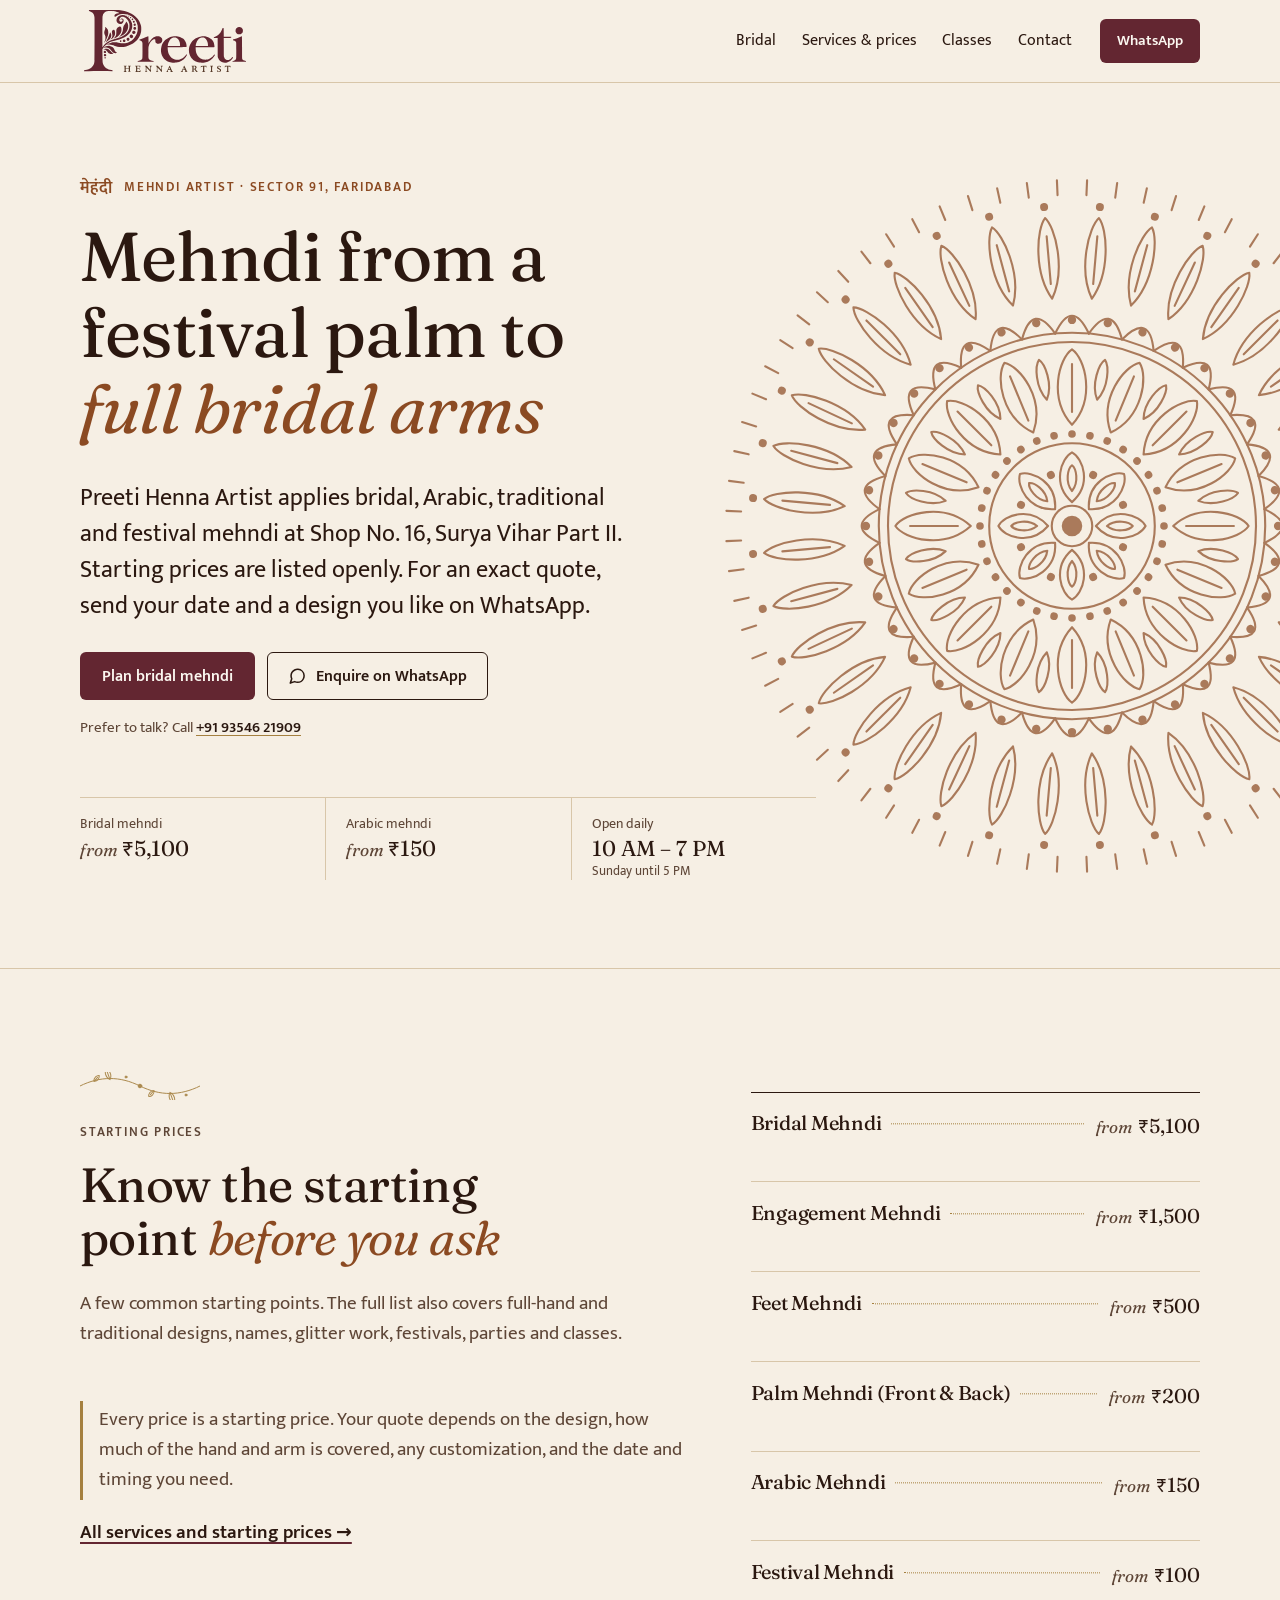
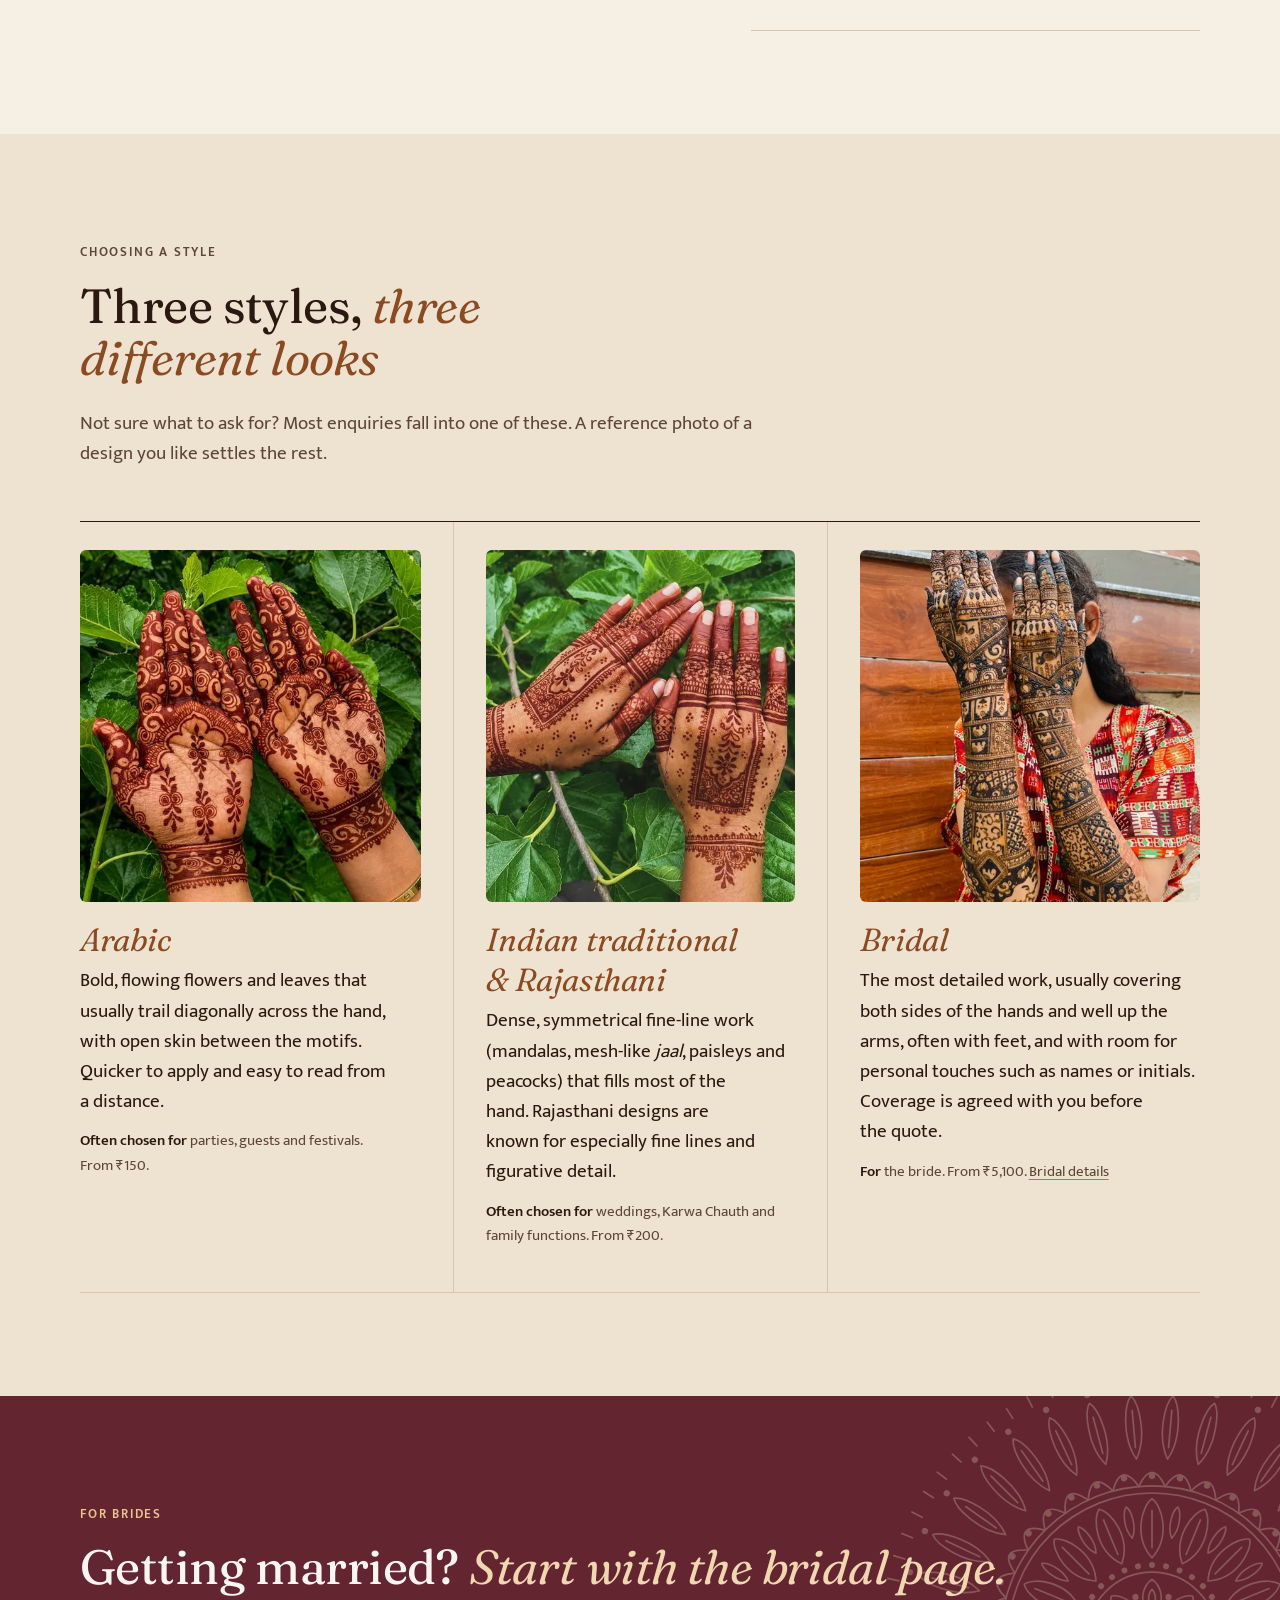
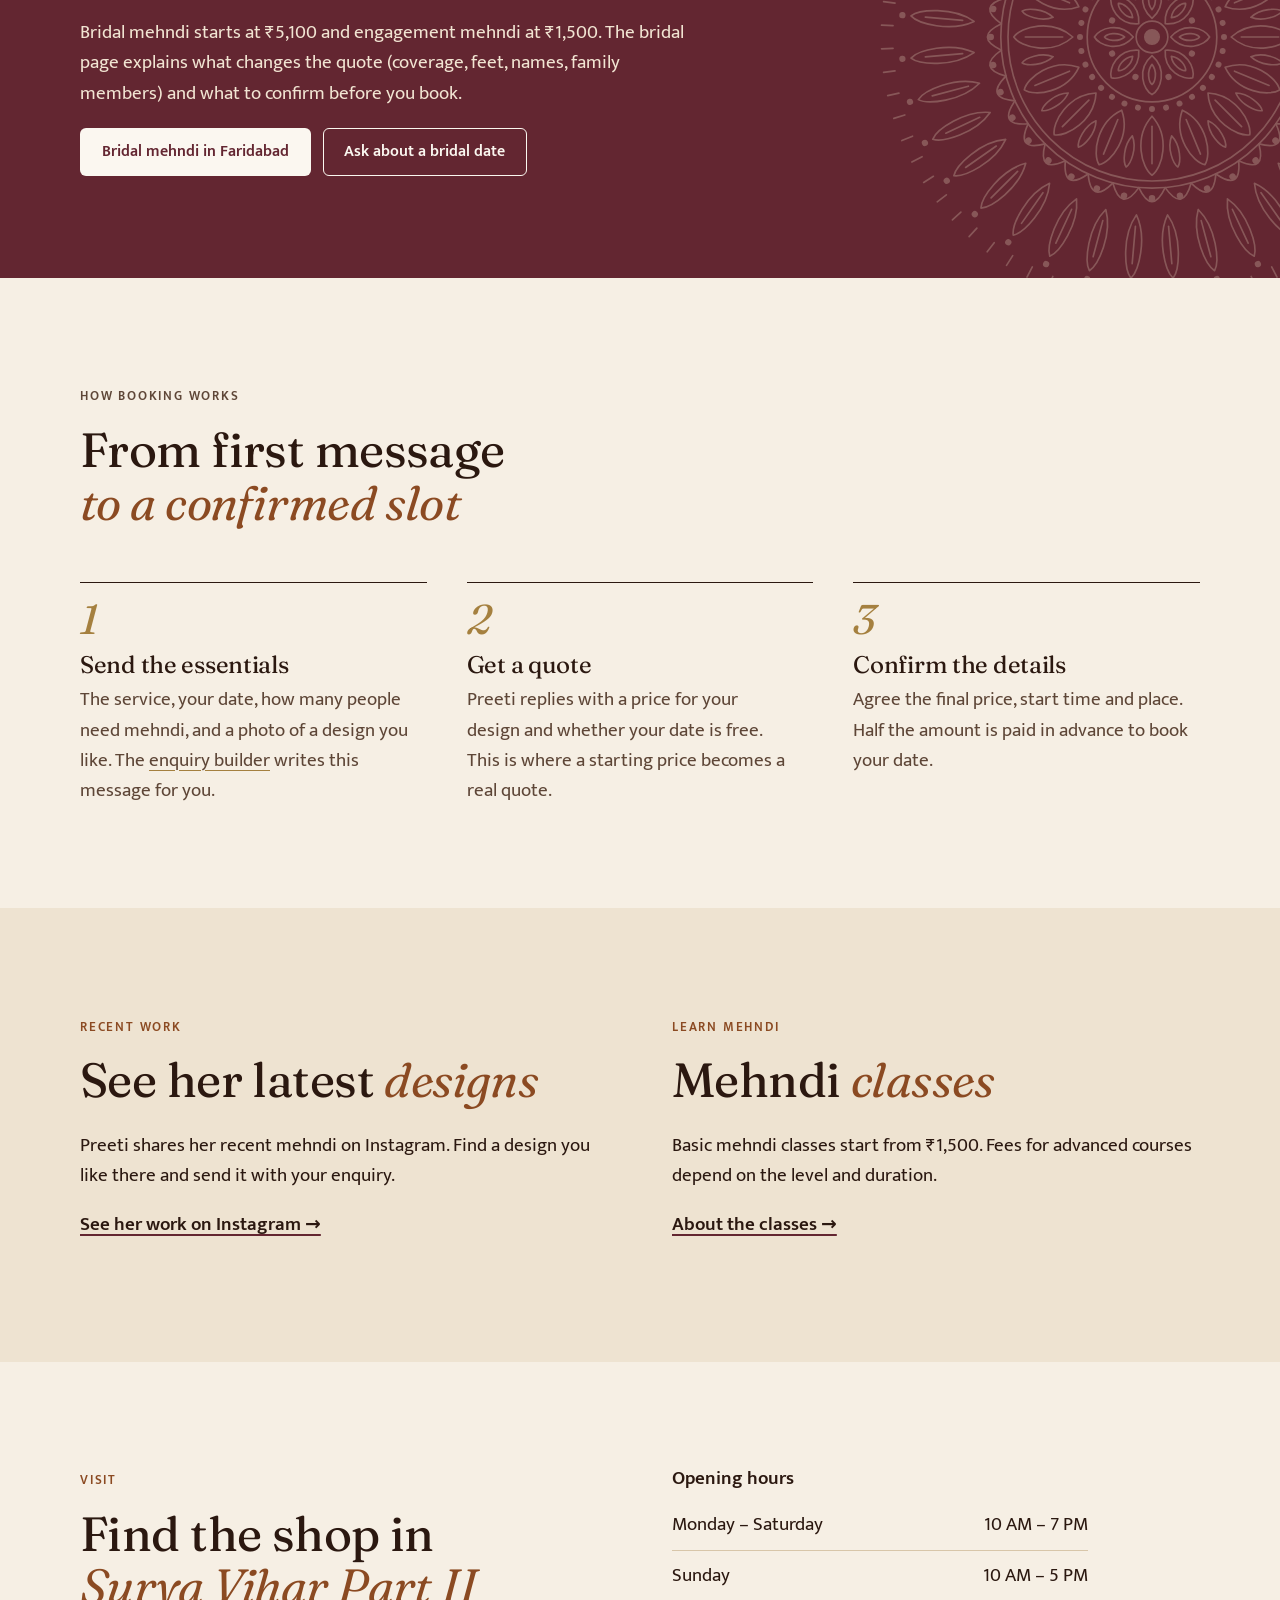
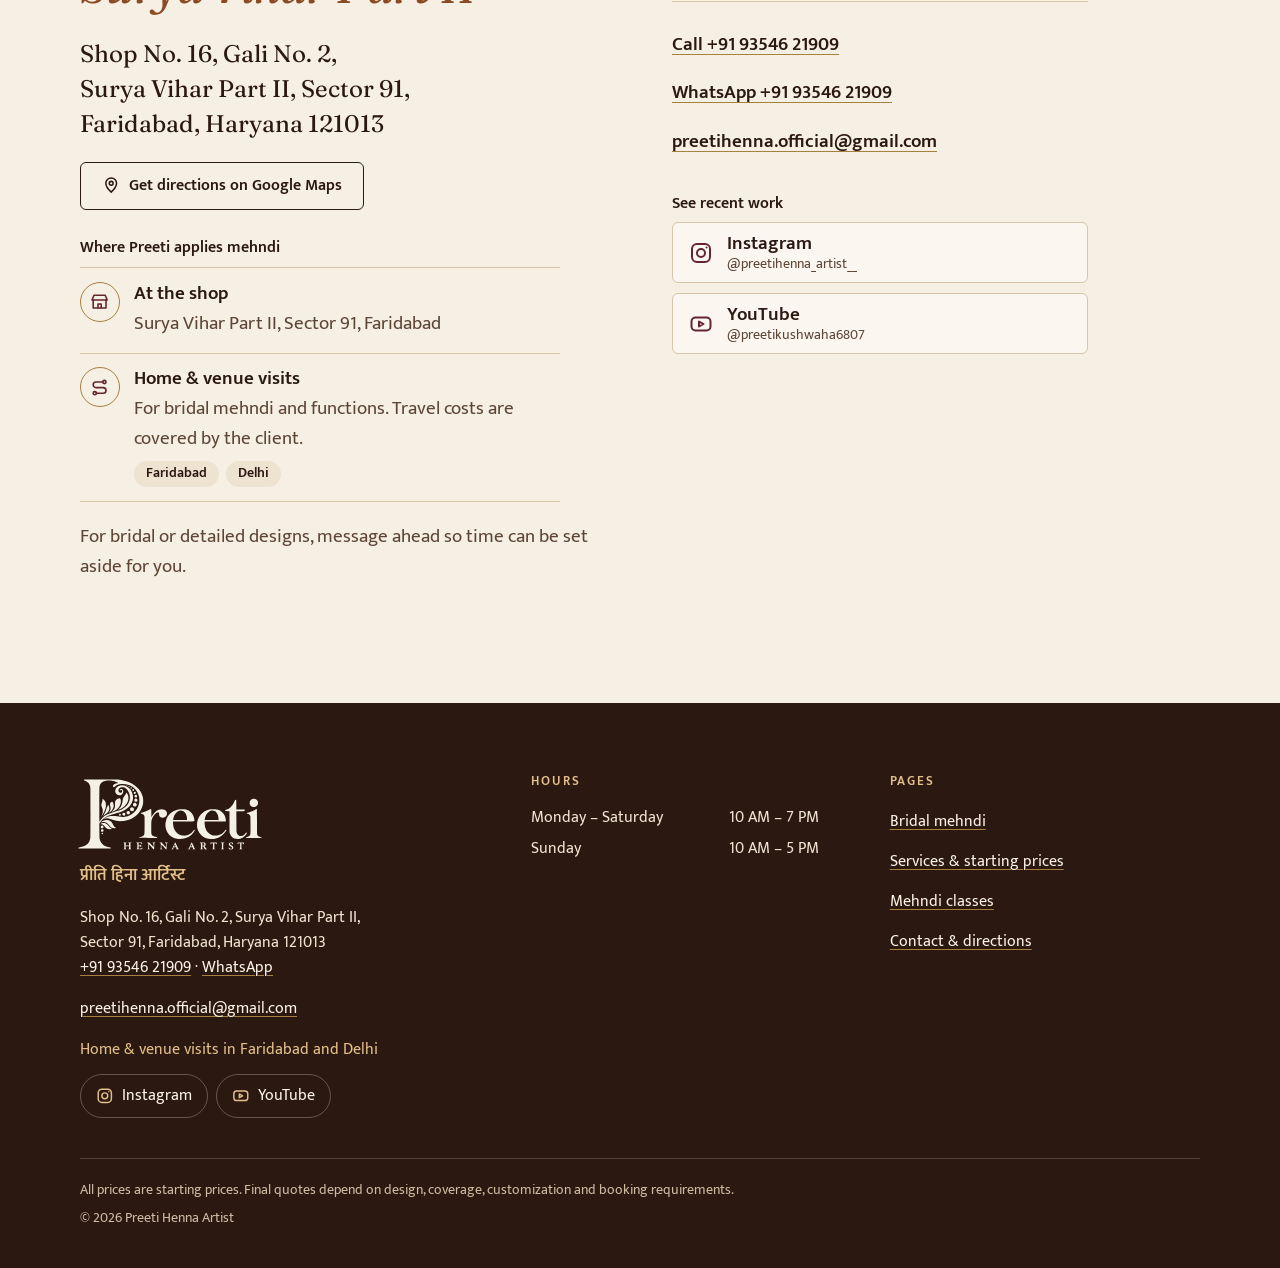
<file: index.html>
<!DOCTYPE html>
<html lang="en-IN">
<head>
  <meta charset="utf-8">
  <meta name="viewport" content="width=device-width, initial-scale=1">
  <title>Preeti Henna Artist | Mehndi Artist in Sector 91, Faridabad</title>
  <meta name="description" content="Bridal, Arabic and festival mehndi in Sector 91, Faridabad, plus home and venue visits in Faridabad and Delhi. Starting prices listed; enquire on WhatsApp.">
  <link rel="canonical" href="https://preetihennaartist.in/">
  <meta http-equiv="Content-Security-Policy" content="default-src 'self'; script-src 'self'; style-src 'self'; img-src 'self' data:; font-src 'self'; connect-src 'self'; object-src 'none'; base-uri 'self'; form-action 'none'">
  <meta name="referrer" content="strict-origin-when-cross-origin">
  <meta name="theme-color" content="#f6efe4">
  <meta name="format-detection" content="telephone=no">
  <link rel="icon" href="/favicon.ico" sizes="32x32">
  <link rel="icon" href="/favicon.svg" type="image/svg+xml">
  <link rel="apple-touch-icon" href="/apple-touch-icon.png">
  <link rel="manifest" href="/site.webmanifest">
  <link rel="preload" href="/assets/fonts/fraunces-latin-wght-normal.woff2" as="font" type="font/woff2" crossorigin>
  <link rel="preload" href="/assets/fonts/mukta-latin-400-normal.woff2" as="font" type="font/woff2" crossorigin>
  <link rel="stylesheet" href="/assets/css/style.css">
  <script src="/assets/js/site.js" defer></script>
  <meta property="og:type" content="website">
  <meta property="og:site_name" content="Preeti Henna Artist">
  <meta property="og:locale" content="en_IN">
  <meta property="og:title" content="Preeti Henna Artist | Mehndi in Sector 91, Faridabad">
  <meta property="og:description" content="Bridal, Arabic and festival mehndi in Sector 91, Faridabad, plus home and venue visits in Faridabad and Delhi. Starting prices listed; enquire on WhatsApp.">
  <meta property="og:url" content="https://preetihennaartist.in/">
  <meta property="og:image" content="https://preetihennaartist.in/assets/img/preeti-henna-artist-share.jpg">
  <meta property="og:image:width" content="1200">
  <meta property="og:image:height" content="630">
  <meta property="og:image:alt" content="Preeti Henna Artist logo beside bridal mehndi on both arms">
  <meta name="twitter:card" content="summary_large_image">
  <meta name="twitter:title" content="Preeti Henna Artist | Mehndi in Sector 91, Faridabad">
  <meta name="twitter:description" content="Bridal, Arabic and festival mehndi in Sector 91, Faridabad, plus home and venue visits in Faridabad and Delhi. Starting prices listed; enquire on WhatsApp.">
  <meta name="twitter:image" content="https://preetihennaartist.in/assets/img/preeti-henna-artist-share.jpg">
  <meta name="twitter:image:alt" content="Preeti Henna Artist logo beside bridal mehndi on both arms">
  <script type="application/ld+json">
  {
    "@context": "https://schema.org",
    "@graph": [
      {
        "@type": "HealthAndBeautyBusiness",
        "@id": "https://preetihennaartist.in/#business",
        "name": "Preeti Henna Artist",
        "description": "Mehndi (henna) artist in Sector 91, Faridabad offering bridal, engagement, Arabic, traditional, festival and party mehndi, and mehndi classes.",
        "url": "https://preetihennaartist.in/",
        "logo": "https://preetihennaartist.in/assets/brand/icons/android-chrome-512x512.png",
        "image": "https://preetihennaartist.in/assets/img/preeti-henna-artist-share.jpg",
        "telephone": "+91 93546 21909",
        "email": "preetihenna.official@gmail.com",
        "areaServed": [
          { "@type": "City", "name": "Faridabad" },
          { "@type": "City", "name": "Delhi" }
        ],
        "hasMap": "https://maps.app.goo.gl/ZkzmMcbrRNNGFGju6",
        "geo": { "@type": "GeoCoordinates", "latitude": 28.4787623, "longitude": 77.3339067 },
        "sameAs": [
          "https://www.instagram.com/preetihenna_artist__/",
          "https://www.youtube.com/@preetikushwaha6807",
          "https://www.google.com/maps?cid=13575933178673224276"
        ],
        "priceRange": "From ₹100",
        "address": {
          "@type": "PostalAddress",
          "streetAddress": "Shop No. 16, Gali No. 2, Surya Vihar Part II, Sector 91",
          "addressLocality": "Faridabad",
          "addressRegion": "Haryana",
          "postalCode": "121013",
          "addressCountry": "IN"
        },
        "openingHoursSpecification": [
          {
            "@type": "OpeningHoursSpecification",
            "dayOfWeek": ["Monday", "Tuesday", "Wednesday", "Thursday", "Friday", "Saturday"],
            "opens": "10:00",
            "closes": "19:00"
          },
          {
            "@type": "OpeningHoursSpecification",
            "dayOfWeek": "Sunday",
            "opens": "10:00",
            "closes": "17:00"
          }
        ]
      },
      {
        "@type": "WebSite",
        "@id": "https://preetihennaartist.in/#website",
        "url": "https://preetihennaartist.in/",
        "name": "Preeti Henna Artist",
        "inLanguage": "en-IN",
        "publisher": { "@id": "https://preetihennaartist.in/#business" }
      }
    ]
  }
  </script>
</head>
<body>
  <a class="skip-link" href="#main">Skip to content</a>

  <header class="site-header">
    <div class="wrap header-inner">
      <a class="brand" href="/">
        <img class="brand-logo" src="/assets/brand/logo-primary.svg" alt="Preeti Henna Artist home" width="1561" height="640">
      </a>
      <button class="menu-toggle" type="button" popovertarget="site-nav" aria-controls="site-nav">
        <svg viewBox="0 0 24 24" fill="none" stroke="currentColor" stroke-width="2" stroke-linecap="round" aria-hidden="true" focusable="false"><path d="M3 6h18M3 12h18M3 18h18"/></svg>
        Menu
      </button>
      <nav class="site-nav" id="site-nav" popover aria-label="Main">
        <button class="menu-close" type="button" popovertarget="site-nav" popovertargetaction="hide">Close</button>
        <ul>
          <li><a href="/bridal-mehndi/">Bridal</a></li>
          <li><a href="/services/">Services &amp; prices</a></li>
          <li><a href="/mehndi-classes/">Classes</a></li>
          <li><a href="/contact/">Contact</a></li>
        </ul>
        <a class="btn btn-primary btn-small nav-cta" href="https://wa.me/919354621909?text=Hello%20Preeti%20Henna%20Artist%2C%20I%20would%20like%20to%20ask%20about%20mehndi.%0AService%3A%0ADate%3A" target="_blank" rel="noopener">WhatsApp</a>
      </nav>
    </div>
  </header>

  <main id="main">
    <section class="hero" aria-labelledby="hero-title">
      <img class="hero-art" src="/assets/img/mandala.svg" alt="" width="400" height="400">
      <div class="wrap hero-inner">
        <p class="eyebrow"><span lang="hi">मेहंदी</span> Mehndi artist · Sector 91, Faridabad</p>
        <h1 id="hero-title">Mehndi from a festival palm to <em>full bridal arms</em></h1>
        <p class="lead">Preeti Henna Artist applies bridal, Arabic, traditional and festival mehndi at Shop No. 16, Surya Vihar Part II. Starting prices are listed openly. For an exact quote, send your date and a design you like on WhatsApp.</p>
        <div class="btn-row">
          <a class="btn btn-primary" href="/bridal-mehndi/">Plan bridal mehndi</a>
          <a class="btn btn-ghost" href="/contact/#enquire">
            <svg viewBox="0 0 24 24" fill="none" stroke="currentColor" stroke-width="2" stroke-linecap="round" stroke-linejoin="round" aria-hidden="true" focusable="false"><path d="M21 11.5a8.4 8.4 0 0 1-.9 3.8 8.5 8.5 0 0 1-7.6 4.7 8.4 8.4 0 0 1-3.8-.9L3 21l1.9-5.7a8.4 8.4 0 0 1-.9-3.8 8.5 8.5 0 0 1 4.7-7.6 8.4 8.4 0 0 1 3.8-.9h.5a8.5 8.5 0 0 1 8 8z"/></svg>
            Enquire on WhatsApp
          </a>
        </div>
        <p class="hero-call">Prefer to talk? Call <a href="tel:+919354621909">+91&nbsp;93546&nbsp;21909</a></p>

        <dl class="facts">
          <div><dt>Bridal mehndi</dt><dd><span class="from">from</span> ₹5,100</dd></div>
          <div><dt>Arabic mehndi</dt><dd><span class="from">from</span> ₹150</dd></div>
          <div><dt>Open daily</dt><dd>10 AM – 7 PM <small>Sunday until 5 PM</small></dd></div>
        </dl>
      </div>
    </section>

    <section class="section" aria-labelledby="prices-title">
      <div class="wrap split">
        <div>
          <div class="section-head">
            <div class="vine vine--short"></div>
            <p class="eyebrow">Starting prices</p>
            <h2 id="prices-title">Know the starting point <em>before you ask</em></h2>
            <p>A few common starting points. The full list also covers full-hand and traditional designs, names, glitter work, festivals, parties and classes.</p>
          </div>
          <p class="price-note">Every price is a starting price. Your quote depends on the design, how much of the hand and arm is covered, any customization, and the date and timing you need.</p>
          <p><a class="text-link" href="/services/">All services and starting prices</a></p>
        </div>
        <div>
          <ul class="rate-list">
            <li class="rate-item" data-service="bridal">
              <div class="rate-head"><h3 class="rate-name">Bridal Mehndi</h3></div>
              <p class="rate-price"><span class="from">from</span> ₹5,100</p>
            </li>
            <li class="rate-item" data-service="engagement">
              <div class="rate-head"><h3 class="rate-name">Engagement Mehndi</h3></div>
              <p class="rate-price"><span class="from">from</span> ₹1,500</p>
            </li>
            <li class="rate-item" data-service="feet">
              <div class="rate-head"><h3 class="rate-name">Feet Mehndi</h3></div>
              <p class="rate-price"><span class="from">from</span> ₹500</p>
            </li>
            <li class="rate-item" data-service="palm">
              <div class="rate-head"><h3 class="rate-name">Palm Mehndi (Front &amp; Back)</h3></div>
              <p class="rate-price"><span class="from">from</span> ₹200</p>
            </li>
            <li class="rate-item" data-service="arabic">
              <div class="rate-head"><h3 class="rate-name">Arabic Mehndi</h3></div>
              <p class="rate-price"><span class="from">from</span> ₹150</p>
            </li>
            <li class="rate-item" data-service="festival">
              <div class="rate-head"><h3 class="rate-name">Festival Mehndi</h3></div>
              <p class="rate-price"><span class="from">from</span> ₹100</p>
            </li>
          </ul>
        </div>
      </div>
    </section>

    <section class="section section--deep" aria-labelledby="styles-title">
      <div class="wrap">
        <div class="section-head">
          <p class="eyebrow">Choosing a style</p>
          <h2 id="styles-title">Three styles, <em>three different looks</em></h2>
          <p>Not sure what to ask for? Most enquiries fall into one of these. A reference photo of a design you like settles the rest.</p>
        </div>
        <div class="styles">
          <article class="style">
            <img class="style-photo" src="/assets/img/work/arabic-palm-mehndi-480.webp" srcset="/assets/img/work/arabic-palm-mehndi-480.webp 480w, /assets/img/work/arabic-palm-mehndi-800.webp 800w" sizes="(min-width: 52rem) 30vw, 100vw" width="480" height="600" alt="Arabic mehndi by Preeti on both palms: bold roses and swirls with open spacing" loading="lazy" decoding="async">
            <h3>Arabic</h3>
            <p>Bold, flowing flowers and leaves that usually trail diagonally across the hand, with open skin between the motifs. Quicker to apply and easy to read from a distance.</p>
            <p class="suits"><strong>Often chosen for</strong> parties, guests and festivals. From ₹150.</p>
          </article>
          <article class="style">
            <img class="style-photo" src="/assets/img/work/traditional-back-hand-mehndi-480.webp" srcset="/assets/img/work/traditional-back-hand-mehndi-480.webp 480w, /assets/img/work/traditional-back-hand-mehndi-800.webp 800w" sizes="(min-width: 52rem) 30vw, 100vw" width="480" height="600" alt="Traditional mehndi by Preeti on the backs of both hands, with fine bands and dotted detail" loading="lazy" decoding="async">
            <h3>Indian traditional &amp; Rajasthani</h3>
            <p>Dense, symmetrical fine-line work (mandalas, mesh-like <i>jaal</i>, paisleys and peacocks) that fills most of the hand. Rajasthani designs are known for especially fine lines and figurative detail.</p>
            <p class="suits"><strong>Often chosen for</strong> weddings, Karwa Chauth and family functions. From ₹200.</p>
          </article>
          <article class="style">
            <img class="style-photo" src="/assets/img/work/bridal-full-arm-mehndi-480.webp" srcset="/assets/img/work/bridal-full-arm-mehndi-480.webp 480w, /assets/img/work/bridal-full-arm-mehndi-800.webp 800w" sizes="(min-width: 52rem) 30vw, 100vw" width="480" height="600" alt="Bridal mehndi by Preeti covering both hands and arms almost to the elbow" loading="lazy" decoding="async">
            <h3>Bridal</h3>
            <p>The most detailed work, usually covering both sides of the hands and well up the arms, often with feet, and with room for personal touches such as names or initials. Coverage is agreed with you before the quote.</p>
            <p class="suits"><strong>For</strong> the bride. From ₹5,100. <a href="/bridal-mehndi/">Bridal details</a></p>
          </article>
        </div>
      </div>
    </section>

    <section class="band section" aria-labelledby="bridal-band-title">
      <img class="hero-art" src="/assets/img/mandala-paper.svg" alt="" width="400" height="400" loading="lazy">
      <div class="wrap band-inner">
        <p class="eyebrow">For brides</p>
        <h2 id="bridal-band-title">Getting married? <em>Start with the bridal page.</em></h2>
        <p>Bridal mehndi starts at ₹5,100 and engagement mehndi at ₹1,500. The bridal page explains what changes the quote (coverage, feet, names, family members) and what to confirm before you book.</p>
        <div class="btn-row">
          <a class="btn btn-primary" href="/bridal-mehndi/">Bridal mehndi in Faridabad</a>
          <a class="btn btn-ghost" href="https://wa.me/919354621909?text=Hello%20Preeti%20Henna%20Artist%2C%20I%20would%20like%20to%20ask%20about%20Bridal%20Mehndi.%0ADate%3A%0ADesign%20ideas%3A" target="_blank" rel="noopener">Ask about a bridal date</a>
        </div>
      </div>
    </section>

    <section class="section" aria-labelledby="steps-title">
      <div class="wrap">
        <div class="section-head">
          <p class="eyebrow">How booking works</p>
          <h2 id="steps-title">From first message <em>to a confirmed slot</em></h2>
        </div>
        <ol class="steps">
          <li>
            <h3>Send the essentials</h3>
            <p>The service, your date, how many people need mehndi, and a photo of a design you like. The <a href="/contact/#enquire">enquiry builder</a> writes this message for you.</p>
          </li>
          <li>
            <h3>Get a quote</h3>
            <p>Preeti replies with a price for your design and whether your date is free. This is where a starting price becomes a real quote.</p>
          </li>
          <li>
            <h3>Confirm the details</h3>
            <p>Agree the final price, start time and place. Half the amount is paid in advance to book your date.</p>
          </li>
        </ol>
      </div>
    </section>

    <section class="section section--deep" aria-label="Recent work and classes">
      <div class="wrap split split--even">
        <div>
          <p class="eyebrow">Recent work</p>
          <h2>See her latest <em>designs</em></h2>
          <p>Preeti shares her recent mehndi on Instagram. Find a design you like there and send it with your enquiry.</p>
          <p><a class="text-link" href="https://www.instagram.com/preetihenna_artist__/" target="_blank" rel="noopener">See her work on Instagram</a></p>
        </div>
        <div>
          <p class="eyebrow">Learn mehndi</p>
          <h2>Mehndi <em>classes</em></h2>
          <p>Basic mehndi classes start from ₹1,500. Fees for advanced courses depend on the level and duration.</p>
          <p><a class="text-link" href="/mehndi-classes/">About the classes</a></p>
        </div>
      </div>
    </section>

    <section class="section" aria-labelledby="visit-title">
      <div class="wrap visit">
        <div>
          <p class="eyebrow">Visit</p>
          <h2 id="visit-title">Find the shop in <em>Surya Vihar Part II</em></h2>
          <address class="address-lines">
            Shop No. 16, Gali No. 2,<br>
            Surya Vihar Part II, Sector 91,<br>
            Faridabad, Haryana 121013
          </address>
          <p><a class="btn btn-ghost" href="https://maps.app.goo.gl/ZkzmMcbrRNNGFGju6" target="_blank" rel="noopener"><svg viewBox="0 0 24 24" fill="none" stroke="currentColor" stroke-width="2" stroke-linecap="round" stroke-linejoin="round" aria-hidden="true" focusable="false"><path d="M12 21s-7-6.2-7-11.5a7 7 0 0 1 14 0C19 14.8 12 21 12 21z"/><circle cx="12" cy="9.5" r="2.5"/></svg>Get directions on Google Maps</a></p>
          <h3 class="visit-label">Where Preeti applies mehndi</h3>
          <ul class="where">
            <li>
              <span class="where-icon"><svg viewBox="0 0 24 24" fill="none" stroke="currentColor" stroke-width="2" stroke-linecap="round" stroke-linejoin="round" aria-hidden="true" focusable="false"><path d="M4 10v10h16V10"/><path d="M2.5 10 5 4h14l2.5 6z"/><path d="M10 20v-5h4v5"/></svg></span>
              <div><strong>At the shop</strong><p>Surya Vihar Part II, Sector 91, Faridabad</p></div>
            </li>
            <li>
              <span class="where-icon"><svg viewBox="0 0 24 24" fill="none" stroke="currentColor" stroke-width="2" stroke-linecap="round" stroke-linejoin="round" aria-hidden="true" focusable="false"><circle cx="6" cy="19" r="2"/><circle cx="18" cy="5" r="2"/><path d="M8 19h8.5a3.5 3.5 0 0 0 0-7h-9a3.5 3.5 0 0 1 0-7H16"/></svg></span>
              <div>
                <strong>Home &amp; venue visits</strong>
              <p>For bridal mehndi and functions. Travel costs are covered by the client.</p>
                <ul class="areas" aria-label="Areas covered">
                  <li>Faridabad</li>
                  <li>Delhi</li>
                </ul>
              </div>
            </li>
          </ul>
          <p class="muted">For bridal or detailed designs, message ahead so time can be set aside for you.</p>
        </div>
        <div>
          <table class="hours">
            <caption>Opening hours</caption>
            <tbody>
              <tr><th scope="row">Monday – Saturday</th><td><time datetime="10:00">10 AM</time> – <time datetime="19:00">7 PM</time></td></tr>
              <tr><th scope="row">Sunday</th><td><time datetime="10:00">10 AM</time> – <time datetime="17:00">5 PM</time></td></tr>
            </tbody>
          </table>
          <ul class="contact-lines">
            <li><a href="tel:+919354621909">Call&nbsp;+91&nbsp;93546&nbsp;21909</a></li>
            <li><a href="https://wa.me/919354621909?text=Hello%20Preeti%20Henna%20Artist%2C%20I%20would%20like%20to%20ask%20about%20mehndi.%0AService%3A%0ADate%3A" target="_blank" rel="noopener">WhatsApp +91&nbsp;93546&nbsp;21909</a></li>
            <li><a href="mailto:preetihenna.official@gmail.com">preetihenna.official@gmail.com</a></li>
          </ul>
          <h2 class="visit-label">See recent work</h2>
          <ul class="social">
            <li><a href="https://www.instagram.com/preetihenna_artist__/" target="_blank" rel="noopener"><svg viewBox="0 0 24 24" fill="none" stroke="currentColor" stroke-width="2" stroke-linecap="round" stroke-linejoin="round" aria-hidden="true" focusable="false"><rect x="3" y="3" width="18" height="18" rx="5"/><circle cx="12" cy="12" r="4"/><path d="M17.5 6.5h.01"/></svg><span><strong>Instagram</strong><span class="social-handle">@preetihenna_artist__</span></span></a></li>
            <li><a href="https://www.youtube.com/@preetikushwaha6807" target="_blank" rel="noopener"><svg viewBox="0 0 24 24" fill="none" stroke="currentColor" stroke-width="2" stroke-linecap="round" stroke-linejoin="round" aria-hidden="true" focusable="false"><rect x="2.5" y="5.5" width="19" height="13" rx="4"/><path d="m10 9.5 4.5 2.5-4.5 2.5z"/></svg><span><strong>YouTube</strong><span class="social-handle">@preetikushwaha6807</span></span></a></li>
          </ul>
        </div>
      </div>
    </section>
  </main>

  <footer class="site-footer">
    <div class="wrap">
      <div class="footer-grid">
        <div data-nap>
          <p class="footer-name"><img src="/assets/brand/logo-ivory.svg" alt="Preeti Henna Artist" width="1561" height="640"></p>
          <p class="footer-hi" lang="hi">प्रीति हिना आर्टिस्ट</p>
          <address>
            Shop No. 16, Gali No. 2, Surya Vihar Part II,<br>
            Sector 91, Faridabad, Haryana 121013
          </address>
          <p><a href="tel:+919354621909">+91&nbsp;93546&nbsp;21909</a> · <a href="https://wa.me/919354621909?text=Hello%20Preeti%20Henna%20Artist%2C%20I%20would%20like%20to%20ask%20about%20mehndi.%0AService%3A%0ADate%3A" target="_blank" rel="noopener">WhatsApp</a></p>
          <p><a href="mailto:preetihenna.official@gmail.com">preetihenna.official@gmail.com</a></p>
          <p class="footer-areas">Home &amp; venue visits in Faridabad and Delhi</p>
          <ul class="footer-social">
            <li><a href="https://www.instagram.com/preetihenna_artist__/" target="_blank" rel="noopener"><svg viewBox="0 0 24 24" fill="none" stroke="currentColor" stroke-width="2" stroke-linecap="round" stroke-linejoin="round" aria-hidden="true" focusable="false"><rect x="3" y="3" width="18" height="18" rx="5"/><circle cx="12" cy="12" r="4"/><path d="M17.5 6.5h.01"/></svg>Instagram</a></li>
            <li><a href="https://www.youtube.com/@preetikushwaha6807" target="_blank" rel="noopener"><svg viewBox="0 0 24 24" fill="none" stroke="currentColor" stroke-width="2" stroke-linecap="round" stroke-linejoin="round" aria-hidden="true" focusable="false"><rect x="2.5" y="5.5" width="19" height="13" rx="4"/><path d="m10 9.5 4.5 2.5-4.5 2.5z"/></svg>YouTube</a></li>
          </ul>
        </div>
        <div>
          <h2>Hours</h2>
          <dl class="footer-hours">
            <div><dt>Monday – Saturday</dt><dd>10 AM – 7 PM</dd></div>
            <div><dt>Sunday</dt><dd>10 AM – 5 PM</dd></div>
          </dl>
        </div>
        <div>
          <h2>Pages</h2>
          <ul class="footer-links">
            <li><a href="/bridal-mehndi/">Bridal mehndi</a></li>
            <li><a href="/services/">Services &amp; starting prices</a></li>
            <li><a href="/mehndi-classes/">Mehndi classes</a></li>
            <li><a href="/contact/">Contact &amp; directions</a></li>
          </ul>
        </div>
      </div>
      <div class="footer-base">
        <p>All prices are starting prices. Final quotes depend on design, coverage, customization and booking requirements.</p>
        <p>© 2026 Preeti Henna Artist</p>
      </div>
    </div>
  </footer>

  <aside class="contact-bar" aria-label="Quick contact">
    <a class="btn btn-ghost" href="tel:+919354621909">
      <svg viewBox="0 0 24 24" fill="none" stroke="currentColor" stroke-width="2" stroke-linecap="round" stroke-linejoin="round" aria-hidden="true" focusable="false"><path d="M22 16.9v3a2 2 0 0 1-2.2 2 19.8 19.8 0 0 1-8.6-3.1 19.5 19.5 0 0 1-6-6A19.8 19.8 0 0 1 2.1 4.2 2 2 0 0 1 4.1 2h3a2 2 0 0 1 2 1.7c.1 1 .4 1.9.7 2.8a2 2 0 0 1-.5 2.1L8.1 9.9a16 16 0 0 0 6 6l1.3-1.3a2 2 0 0 1 2.1-.4c.9.3 1.8.6 2.8.7a2 2 0 0 1 1.7 2z"/></svg>
      Call
    </a>
    <a class="btn btn-primary" href="https://wa.me/919354621909?text=Hello%20Preeti%20Henna%20Artist%2C%20I%20would%20like%20to%20ask%20about%20mehndi.%0AService%3A%0ADate%3A" target="_blank" rel="noopener">
      <svg viewBox="0 0 24 24" fill="none" stroke="currentColor" stroke-width="2" stroke-linecap="round" stroke-linejoin="round" aria-hidden="true" focusable="false"><path d="M21 11.5a8.4 8.4 0 0 1-.9 3.8 8.5 8.5 0 0 1-7.6 4.7 8.4 8.4 0 0 1-3.8-.9L3 21l1.9-5.7a8.4 8.4 0 0 1-.9-3.8 8.5 8.5 0 0 1 4.7-7.6 8.4 8.4 0 0 1 3.8-.9h.5a8.5 8.5 0 0 1 8 8z"/></svg>
      WhatsApp
    </a>
  </aside>
</body>
</html>
</file>
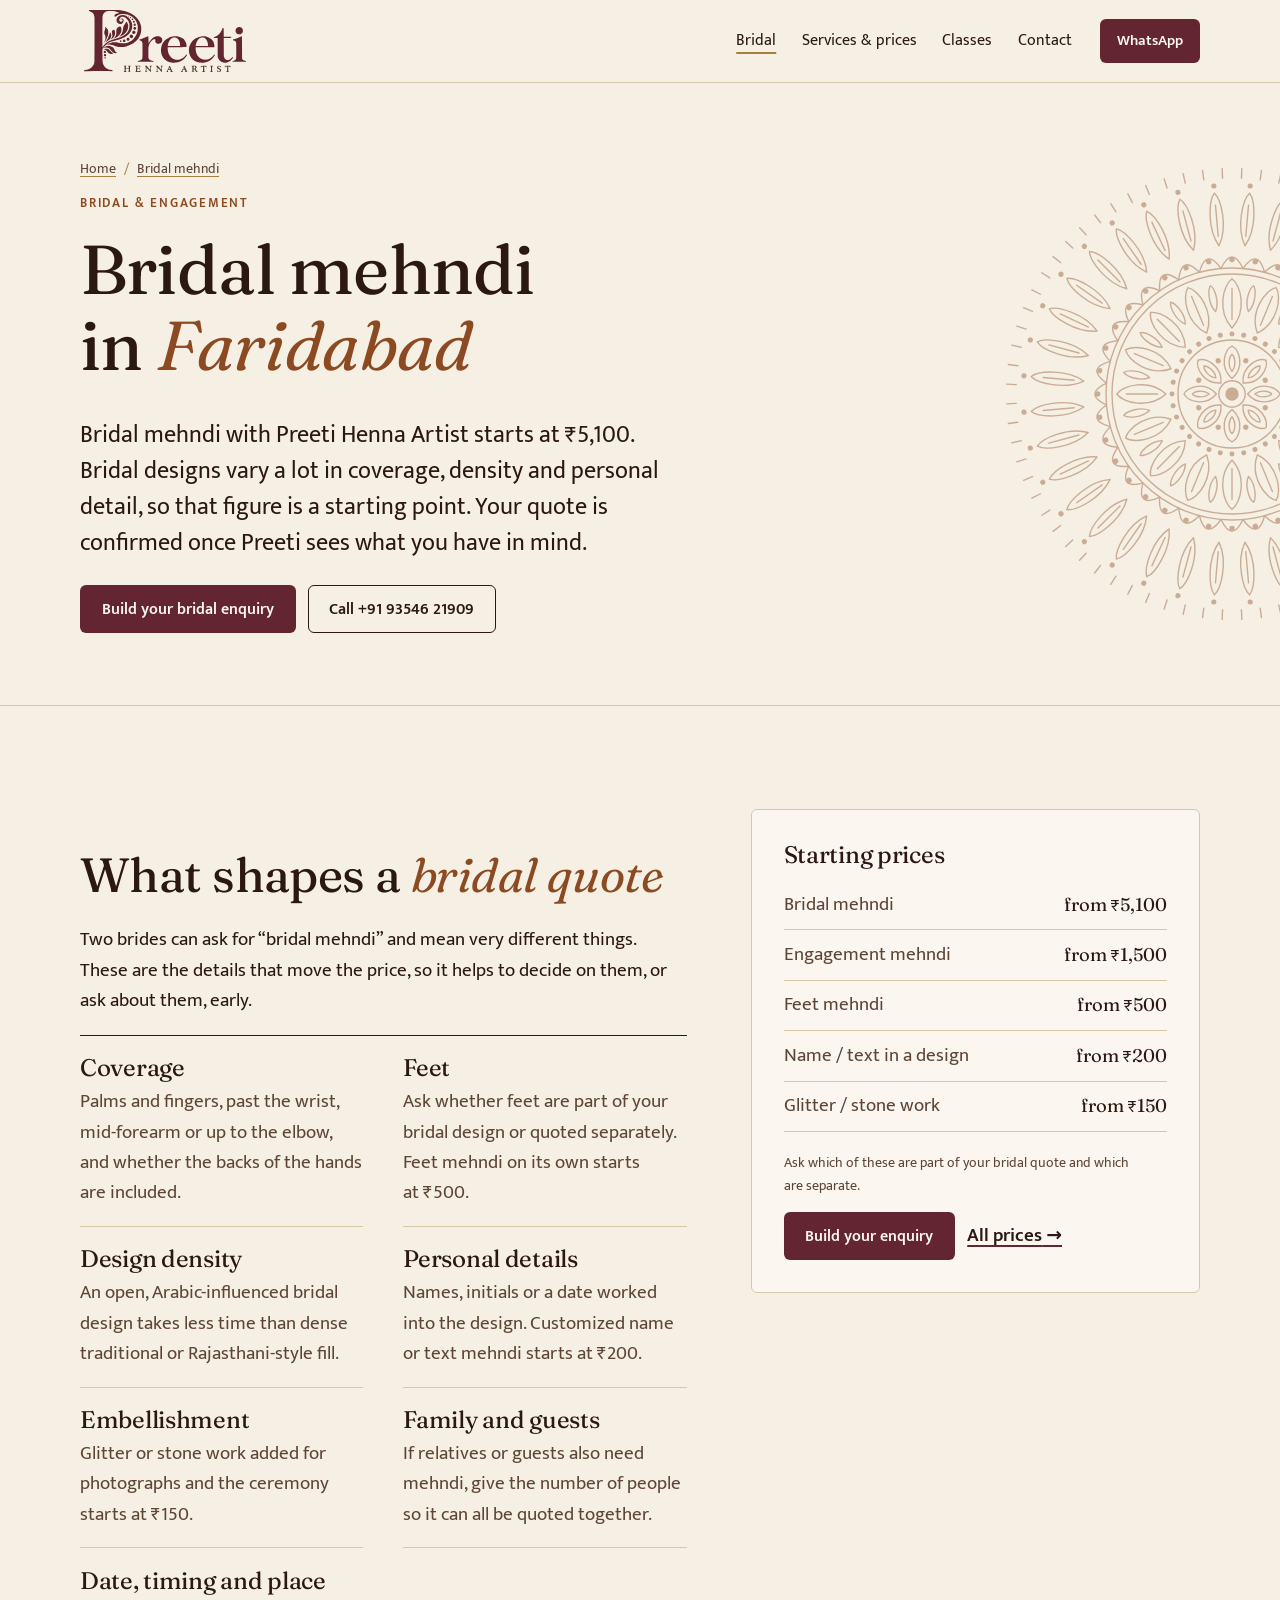
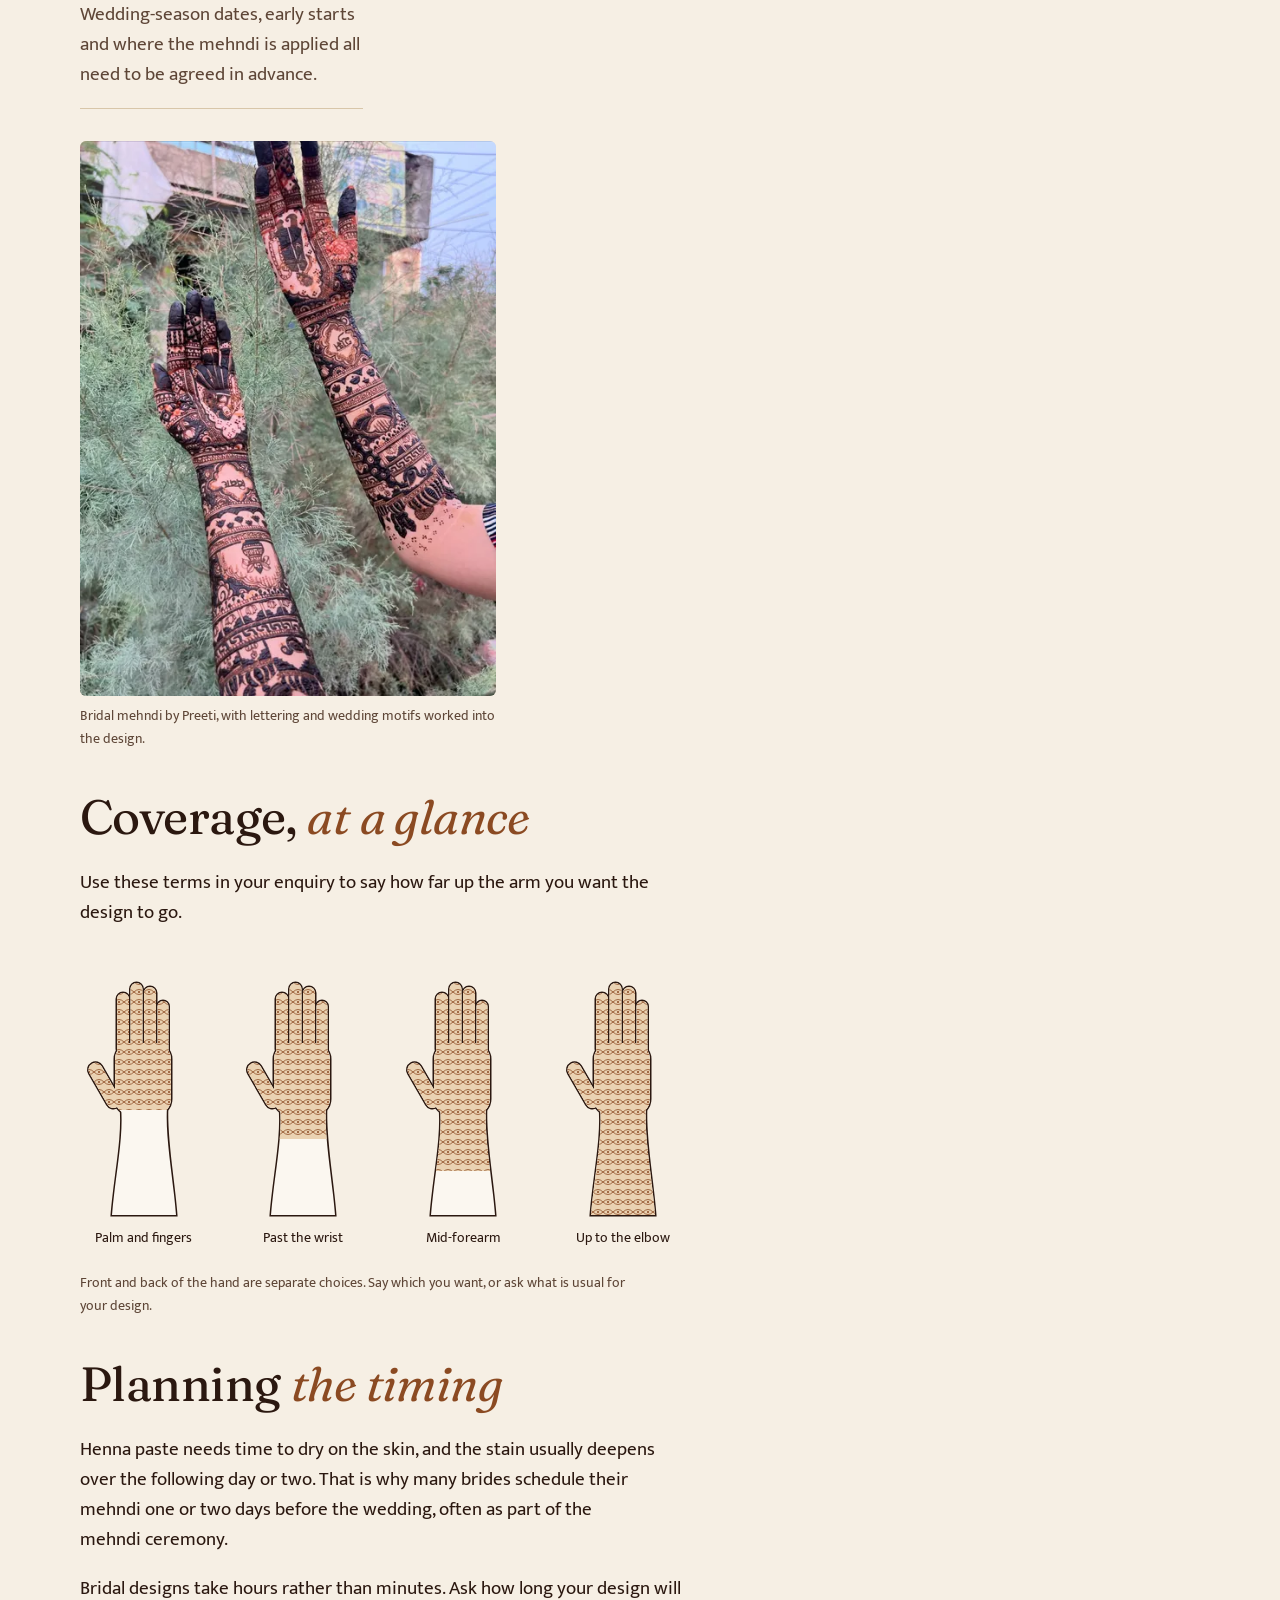
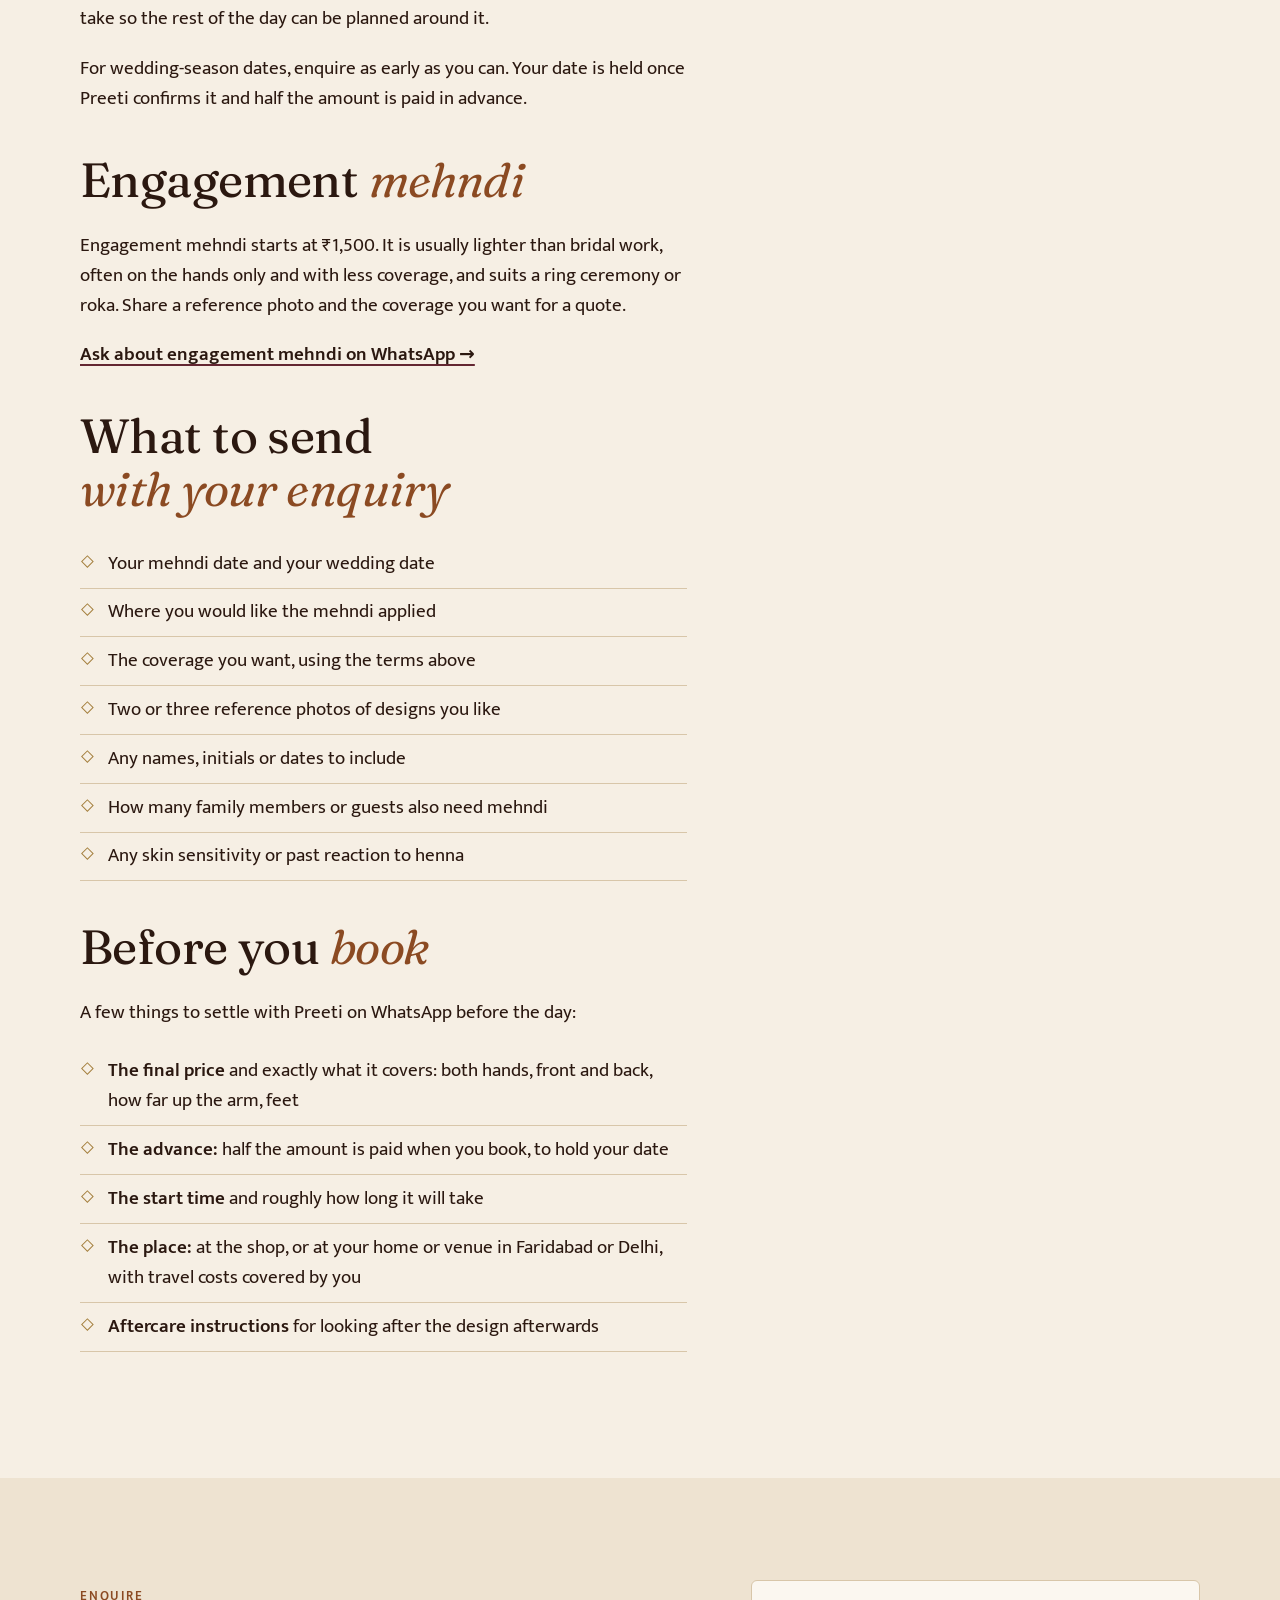
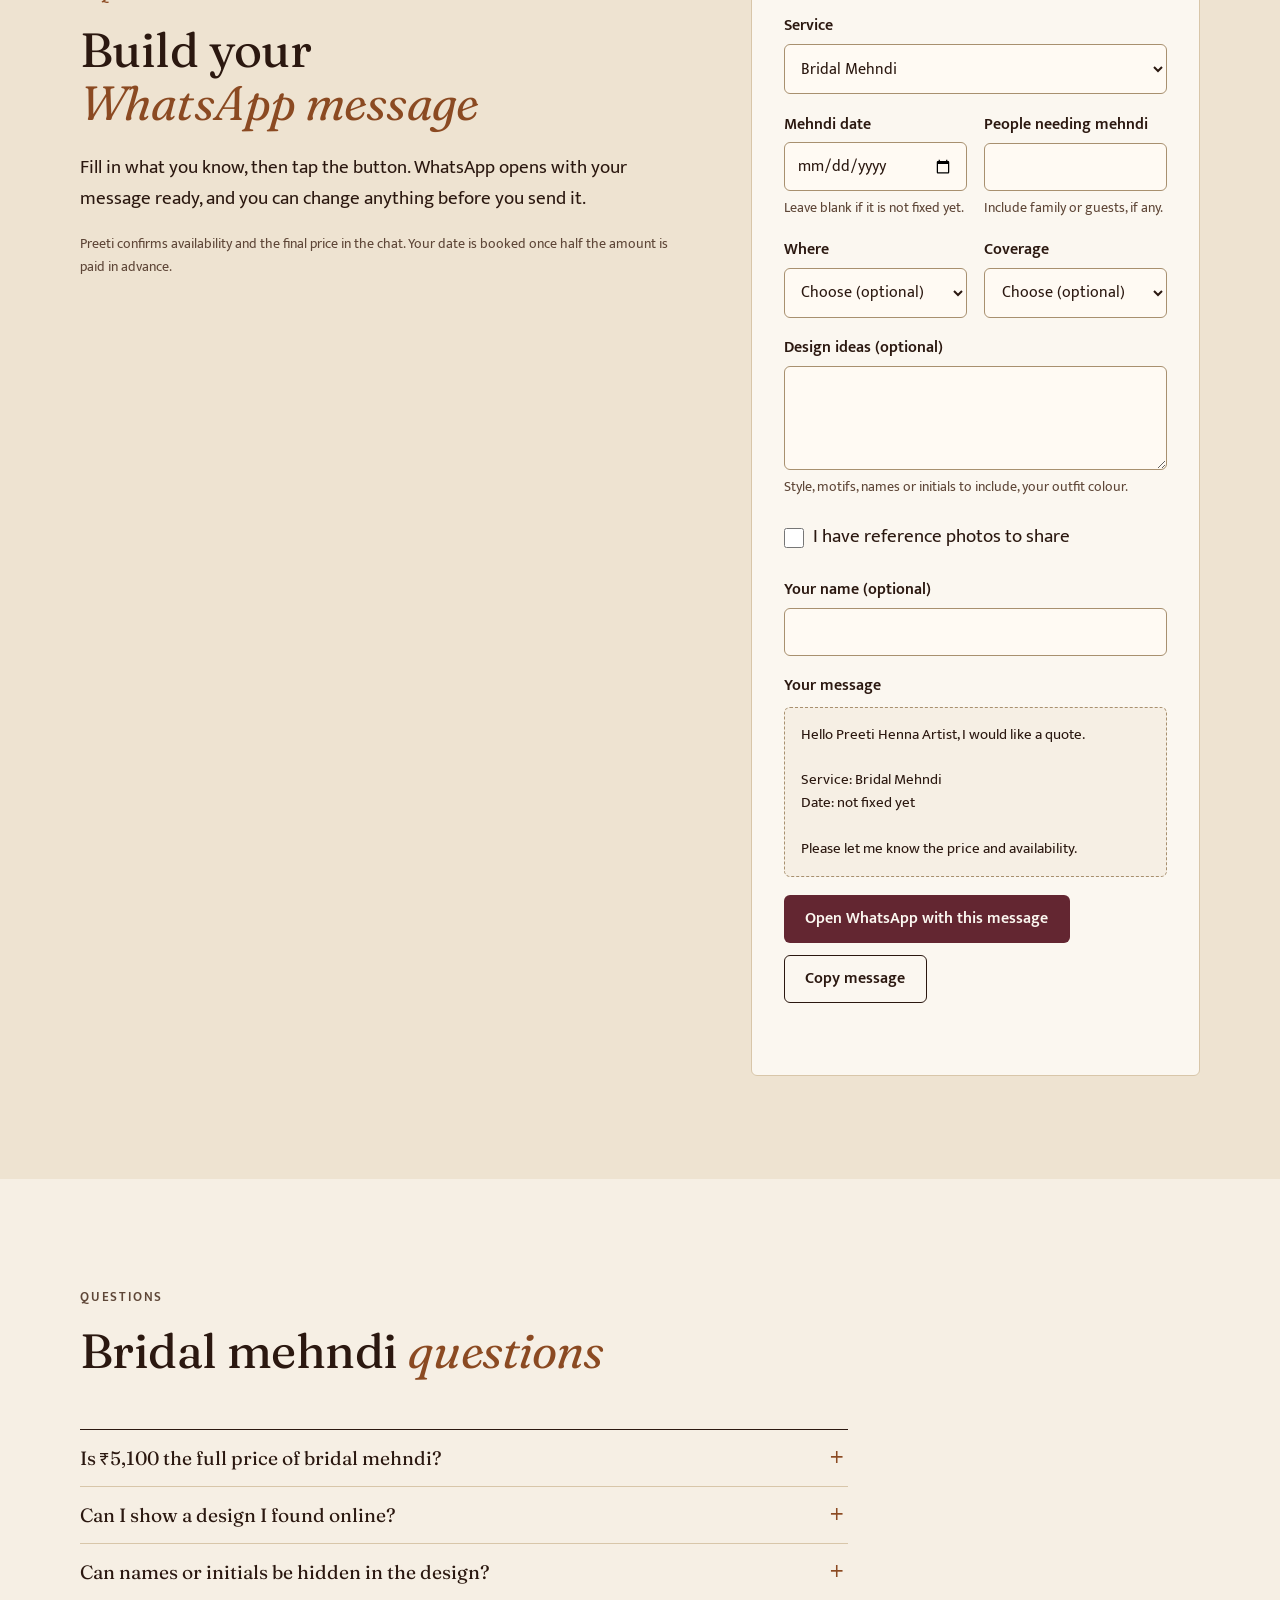
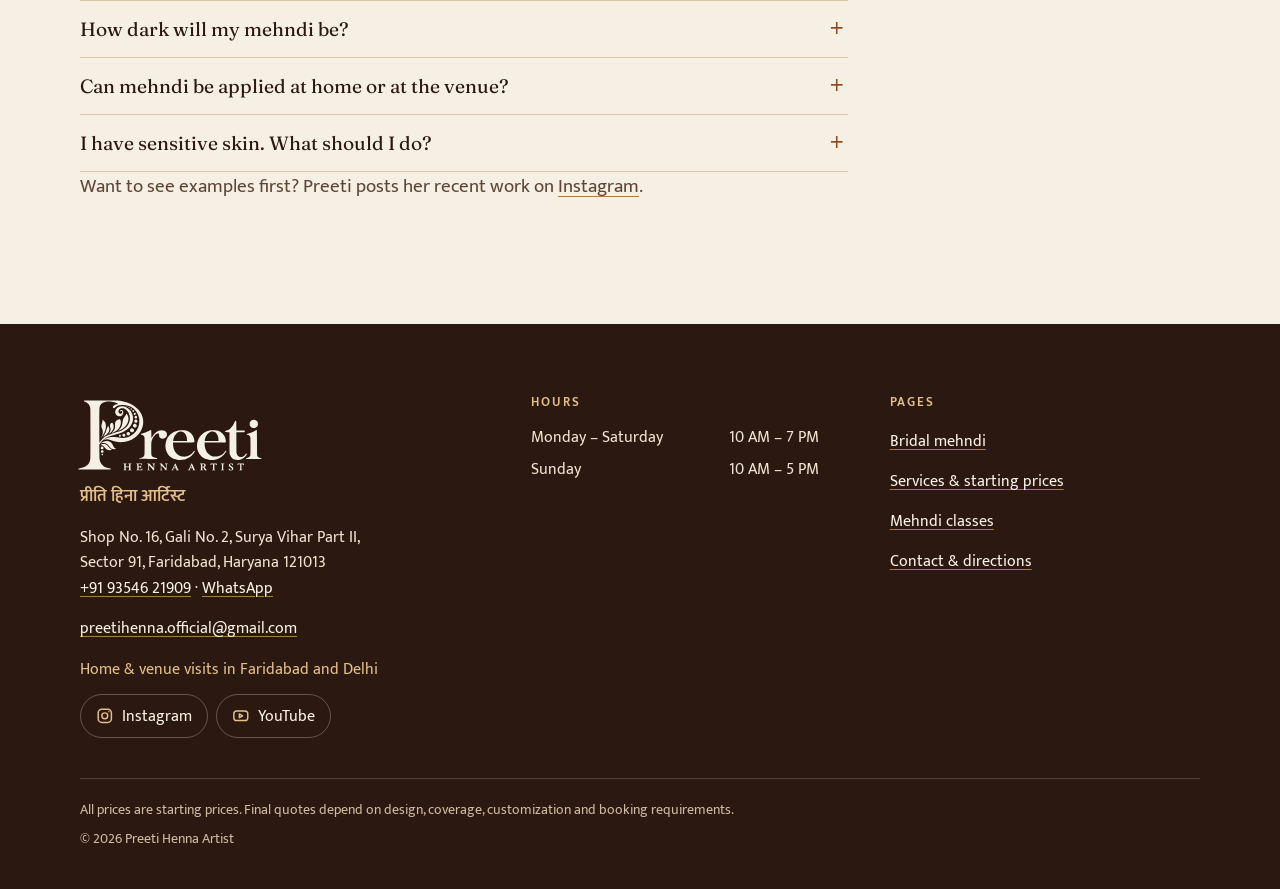
<file: bridal-mehndi/index.html>
<!DOCTYPE html>
<html lang="en-IN">
<head>
  <meta charset="utf-8">
  <meta name="viewport" content="width=device-width, initial-scale=1">
  <title>Bridal Mehndi in Faridabad from ₹5,100 | Preeti Henna Artist</title>
  <meta name="description" content="Bridal mehndi from ₹5,100 and engagement mehndi from ₹1,500 in Faridabad, at the shop or at your home or venue in Faridabad and Delhi. See what shapes the quote.">
  <link rel="canonical" href="https://preetihennaartist.in/bridal-mehndi/">
  <meta http-equiv="Content-Security-Policy" content="default-src 'self'; script-src 'self'; style-src 'self'; img-src 'self' data:; font-src 'self'; connect-src 'self'; object-src 'none'; base-uri 'self'; form-action 'none'">
  <meta name="referrer" content="strict-origin-when-cross-origin">
  <meta name="theme-color" content="#f6efe4">
  <meta name="format-detection" content="telephone=no">
  <link rel="icon" href="/favicon.ico" sizes="32x32">
  <link rel="icon" href="/favicon.svg" type="image/svg+xml">
  <link rel="apple-touch-icon" href="/apple-touch-icon.png">
  <link rel="manifest" href="/site.webmanifest">
  <link rel="preload" href="/assets/fonts/fraunces-latin-wght-normal.woff2" as="font" type="font/woff2" crossorigin>
  <link rel="preload" href="/assets/fonts/mukta-latin-400-normal.woff2" as="font" type="font/woff2" crossorigin>
  <link rel="stylesheet" href="/assets/css/style.css">
  <script src="/assets/js/site.js" defer></script>
  <meta property="og:type" content="website">
  <meta property="og:site_name" content="Preeti Henna Artist">
  <meta property="og:locale" content="en_IN">
  <meta property="og:title" content="Bridal Mehndi in Faridabad from ₹5,100 | Preeti Henna Artist">
  <meta property="og:description" content="Bridal mehndi from ₹5,100 and engagement mehndi from ₹1,500 in Faridabad, at the shop or at your home or venue in Faridabad and Delhi. See what shapes the quote.">
  <meta property="og:url" content="https://preetihennaartist.in/bridal-mehndi/">
  <meta property="og:image" content="https://preetihennaartist.in/assets/img/preeti-henna-artist-share.jpg">
  <meta property="og:image:width" content="1200">
  <meta property="og:image:height" content="630">
  <meta property="og:image:alt" content="Preeti Henna Artist logo beside bridal mehndi on both arms">
  <meta name="twitter:card" content="summary_large_image">
  <meta name="twitter:title" content="Bridal Mehndi in Faridabad from ₹5,100 | Preeti Henna Artist">
  <meta name="twitter:description" content="Bridal mehndi from ₹5,100 and engagement mehndi from ₹1,500 in Faridabad, at the shop or at your home or venue in Faridabad and Delhi. See what shapes the quote.">
  <meta name="twitter:image" content="https://preetihennaartist.in/assets/img/preeti-henna-artist-share.jpg">
  <meta name="twitter:image:alt" content="Preeti Henna Artist logo beside bridal mehndi on both arms">
  <script type="application/ld+json">
  {
    "@context": "https://schema.org",
    "@graph": [
      {
        "@type": "Service",
        "@id": "https://preetihennaartist.in/bridal-mehndi/#service",
        "name": "Bridal Mehndi",
        "serviceType": "Bridal mehndi (henna) application",
        "url": "https://preetihennaartist.in/bridal-mehndi/",
        "provider": { "@id": "https://preetihennaartist.in/#business" },
        "offers": [
          {
            "@type": "Offer",
            "name": "Bridal Mehndi",
            "priceSpecification": { "@type": "PriceSpecification", "minPrice": 5100, "priceCurrency": "INR" }
          },
          {
            "@type": "Offer",
            "name": "Engagement Mehndi",
            "priceSpecification": { "@type": "PriceSpecification", "minPrice": 1500, "priceCurrency": "INR" }
          }
        ]
      },
      {
        "@type": "BreadcrumbList",
        "itemListElement": [
          { "@type": "ListItem", "position": 1, "name": "Home", "item": "https://preetihennaartist.in/" },
          { "@type": "ListItem", "position": 2, "name": "Bridal mehndi", "item": "https://preetihennaartist.in/bridal-mehndi/" }
        ]
      }
    ]
  }
  </script>
</head>
<body>
  <a class="skip-link" href="#main">Skip to content</a>

  <header class="site-header">
    <div class="wrap header-inner">
      <a class="brand" href="/">
        <img class="brand-logo" src="/assets/brand/logo-primary.svg" alt="Preeti Henna Artist home" width="1561" height="640">
      </a>
      <button class="menu-toggle" type="button" popovertarget="site-nav" aria-controls="site-nav">
        <svg viewBox="0 0 24 24" fill="none" stroke="currentColor" stroke-width="2" stroke-linecap="round" aria-hidden="true" focusable="false"><path d="M3 6h18M3 12h18M3 18h18"/></svg>
        Menu
      </button>
      <nav class="site-nav" id="site-nav" popover aria-label="Main">
        <button class="menu-close" type="button" popovertarget="site-nav" popovertargetaction="hide">Close</button>
        <ul>
          <li><a href="/bridal-mehndi/" aria-current="page">Bridal</a></li>
          <li><a href="/services/">Services &amp; prices</a></li>
          <li><a href="/mehndi-classes/">Classes</a></li>
          <li><a href="/contact/">Contact</a></li>
        </ul>
        <a class="btn btn-primary btn-small nav-cta" href="https://wa.me/919354621909?text=Hello%20Preeti%20Henna%20Artist%2C%20I%20would%20like%20to%20ask%20about%20mehndi.%0AService%3A%0ADate%3A" target="_blank" rel="noopener">WhatsApp</a>
      </nav>
    </div>
  </header>

  <main id="main">
    <div class="page-intro">
      <img class="hero-art" src="/assets/img/mandala.svg" alt="" width="400" height="400">
      <div class="wrap hero-inner">
        <nav class="breadcrumbs" aria-label="Breadcrumb">
          <ol>
            <li><a href="/">Home</a></li>
            <li><a href="/bridal-mehndi/" aria-current="page">Bridal mehndi</a></li>
          </ol>
        </nav>
        <p class="eyebrow">Bridal &amp; engagement</p>
        <h1>Bridal mehndi in <em>Faridabad</em></h1>
        <p class="lead">Bridal mehndi with Preeti Henna Artist starts at ₹5,100. Bridal designs vary a lot in coverage, density and personal detail, so that figure is a starting point. Your quote is confirmed once Preeti sees what you have in mind.</p>
        <div class="btn-row">
          <a class="btn btn-primary" href="#enquire">Build your bridal enquiry</a>
          <a class="btn btn-ghost" href="tel:+919354621909">Call&nbsp;+91&nbsp;93546&nbsp;21909</a>
        </div>
      </div>
    </div>

    <div class="section">
      <div class="wrap split">
        <div class="prose">
          <section aria-labelledby="quote-title">
            <h2 id="quote-title">What shapes a <em>bridal quote</em></h2>
            <p>Two brides can ask for “bridal mehndi” and mean very different things. These are the details that move the price, so it helps to decide on them, or ask about them, early.</p>
            <ul class="factors">
              <li><h3>Coverage</h3><p>Palms and fingers, past the wrist, mid-forearm or up to the elbow, and whether the backs of the hands are included.</p></li>
              <li><h3>Feet</h3><p>Ask whether feet are part of your bridal design or quoted separately. Feet mehndi on its own starts at ₹500.</p></li>
              <li><h3>Design density</h3><p>An open, Arabic-influenced bridal design takes less time than dense traditional or Rajasthani-style fill.</p></li>
              <li><h3>Personal details</h3><p>Names, initials or a date worked into the design. Customized name or text mehndi starts at ₹200.</p></li>
              <li><h3>Embellishment</h3><p>Glitter or stone work added for photographs and the ceremony starts at ₹150.</p></li>
              <li><h3>Family and guests</h3><p>If relatives or guests also need mehndi, give the number of people so it can all be quoted together.</p></li>
              <li><h3>Date, timing and place</h3><p>Wedding-season dates, early starts and where the mehndi is applied all need to be agreed in advance.</p></li>
            </ul>
          <figure class="work-photo">
            <img src="/assets/img/work/bridal-name-mehndi-480.webp" srcset="/assets/img/work/bridal-name-mehndi-480.webp 480w, /assets/img/work/bridal-name-mehndi-900.webp 900w" sizes="(min-width: 30rem) 26rem, 100vw" width="480" height="640" alt="Bridal mehndi by Preeti on both arms, with lettering and wedding motifs worked into the design" loading="lazy" decoding="async">
            <figcaption>Bridal mehndi by Preeti, with lettering and wedding motifs worked into the design.</figcaption>
          </figure>
          </section>

          <section aria-labelledby="coverage-title">
            <h2 id="coverage-title">Coverage, <em>at a glance</em></h2>
            <p>Use these terms in your enquiry to say how far up the arm you want the design to go.</p>
            <svg class="svg-defs" aria-hidden="true" focusable="false">
              <defs>
                <pattern id="jaal" width="10" height="10" patternUnits="userSpaceOnUse">
                  <rect width="10" height="10" fill="#ead2b2"/>
                  <path d="M0 5Q5 0 10 5M0 5Q5 10 10 5" fill="none" stroke="#8b4a22" stroke-width=".8"/>
                  <circle cx="5" cy="5" r="1" fill="#8b4a22"/>
                </pattern>
                <g id="hand">
                  <rect x="33" y="46" width="12" height="62" rx="6"/>
                  <rect x="46.5" y="36" width="12" height="72" rx="6"/>
                  <rect x="60" y="40" width="12" height="68" rx="6"/>
                  <rect x="73.5" y="54" width="11" height="54" rx="5.5"/>
                  <rect x="26" y="110" width="14" height="50" rx="7" transform="rotate(-30 33 160)"/>
                  <rect x="31" y="96" width="56" height="72" rx="16"/>
                  <path d="M37 160C40 190 31 230 28 268H92C89 230 81 190 83 160Z"/>
                </g>
                <clipPath id="hand-clip">
                  <rect x="33" y="46" width="12" height="62" rx="6"/>
                  <rect x="46.5" y="36" width="12" height="72" rx="6"/>
                  <rect x="60" y="40" width="12" height="68" rx="6"/>
                  <rect x="73.5" y="54" width="11" height="54" rx="5.5"/>
                  <rect x="26" y="110" width="14" height="50" rx="7" transform="rotate(-30 33 160)"/>
                  <rect x="31" y="96" width="56" height="72" rx="16"/>
                  <path d="M37 160C40 190 31 230 28 268H92C89 230 81 190 83 160Z"/>
                </clipPath>
              </defs>
            </svg>
            <ul class="coverage">
              <li><figure>
                <svg viewBox="0 0 120 272" aria-hidden="true" focusable="false"><use href="#hand" fill="none" stroke="#2b1810" stroke-width="3"/><use href="#hand" fill="#fbf7f0"/><rect width="120" height="163" fill="url(#jaal)" clip-path="url(#hand-clip)"/></svg>
                <figcaption>Palm and fingers</figcaption>
              </figure></li>
              <li><figure>
                <svg viewBox="0 0 120 272" aria-hidden="true" focusable="false"><use href="#hand" fill="none" stroke="#2b1810" stroke-width="3"/><use href="#hand" fill="#fbf7f0"/><rect width="120" height="192" fill="url(#jaal)" clip-path="url(#hand-clip)"/></svg>
                <figcaption>Past the wrist</figcaption>
              </figure></li>
              <li><figure>
                <svg viewBox="0 0 120 272" aria-hidden="true" focusable="false"><use href="#hand" fill="none" stroke="#2b1810" stroke-width="3"/><use href="#hand" fill="#fbf7f0"/><rect width="120" height="224" fill="url(#jaal)" clip-path="url(#hand-clip)"/></svg>
                <figcaption>Mid-forearm</figcaption>
              </figure></li>
              <li><figure>
                <svg viewBox="0 0 120 272" aria-hidden="true" focusable="false"><use href="#hand" fill="none" stroke="#2b1810" stroke-width="3"/><use href="#hand" fill="#fbf7f0"/><rect width="120" height="272" fill="url(#jaal)" clip-path="url(#hand-clip)"/></svg>
                <figcaption>Up to the elbow</figcaption>
              </figure></li>
            </ul>
            <p class="small muted">Front and back of the hand are separate choices. Say which you want, or ask what is usual for your design.</p>
          </section>

          <section aria-labelledby="timing-title">
            <h2 id="timing-title">Planning <em>the timing</em></h2>
            <p>Henna paste needs time to dry on the skin, and the stain usually deepens over the following day or two. That is why many brides schedule their mehndi one or two days before the wedding, often as part of the mehndi ceremony.</p>
            <p>Bridal designs take hours rather than minutes. Ask how long your design will take so the rest of the day can be planned around it.</p>
            <p>For wedding-season dates, enquire as early as you can. Your date is held once Preeti confirms it and half the amount is paid in advance.</p>
          </section>

          <section aria-labelledby="engagement-title">
            <h2 id="engagement-title">Engagement <em>mehndi</em></h2>
            <p>Engagement mehndi starts at ₹1,500. It is usually lighter than bridal work, often on the hands only and with less coverage, and suits a ring ceremony or roka. Share a reference photo and the coverage you want for a quote.</p>
            <p><a class="text-link" href="https://wa.me/919354621909?text=Hello%20Preeti%20Henna%20Artist%2C%20I%20would%20like%20to%20ask%20about%20Engagement%20Mehndi.%0ADate%3A%0ADesign%20ideas%3A" target="_blank" rel="noopener">Ask about engagement mehndi on WhatsApp</a></p>
          </section>

          <section aria-labelledby="send-title">
            <h2 id="send-title">What to send <em>with your enquiry</em></h2>
            <ul class="checklist">
              <li>Your mehndi date and your wedding date</li>
              <li>Where you would like the mehndi applied</li>
              <li>The coverage you want, using the terms above</li>
              <li>Two or three reference photos of designs you like</li>
              <li>Any names, initials or dates to include</li>
              <li>How many family members or guests also need mehndi</li>
              <li>Any skin sensitivity or past reaction to henna</li>
            </ul>
          </section>

          <section aria-labelledby="confirm-title">
            <h2 id="confirm-title">Before you <em>book</em></h2>
            <p>A few things to settle with Preeti on WhatsApp before the day:</p>
            <ul class="checklist">
              <li><strong>The final price</strong> and exactly what it covers: both hands, front and back, how far up the arm, feet</li>
              <li><strong>The advance:</strong> half the amount is paid when you book, to hold your date</li>
              <li><strong>The start time</strong> and roughly how long it will take</li>
              <li><strong>The place:</strong> at the shop, or at your home or venue in Faridabad or Delhi, with travel costs covered by you</li>
              <li><strong>Aftercare instructions</strong> for looking after the design afterwards</li>
            </ul>
          </section>
        </div>

        <aside class="sticky" aria-labelledby="glance-title">
          <div class="panel">
            <h2 id="glance-title">Starting prices</h2>
            <dl class="glance">
              <div data-service="bridal"><dt>Bridal mehndi</dt><dd>from ₹5,100</dd></div>
              <div data-service="engagement"><dt>Engagement mehndi</dt><dd>from ₹1,500</dd></div>
              <div data-service="feet"><dt>Feet mehndi</dt><dd>from ₹500</dd></div>
              <div data-service="name"><dt>Name / text in a design</dt><dd>from ₹200</dd></div>
              <div data-service="glitter"><dt>Glitter / stone work</dt><dd>from ₹150</dd></div>
            </dl>
            <p class="small muted">Ask which of these are part of your bridal quote and which are separate.</p>
            <div class="btn-row">
              <a class="btn btn-primary" href="#enquire">Build your enquiry</a>
              <a class="text-link" href="/services/">All prices</a>
            </div>
          </div>
        </aside>
      </div>
    </div>

    <section class="section section--deep enquiry" id="enquire" aria-labelledby="enquire-title">
      <div class="wrap split">
        <div>
          <p class="eyebrow">Enquire</p>
          <h2 id="enquire-title">Build your <em>WhatsApp message</em></h2>
          <p>Fill in what you know, then tap the button. WhatsApp opens with your message ready, and you can change anything before you send it.</p>
          <p class="small muted">Preeti confirms availability and the final price in the chat. Your date is booked once half the amount is paid in advance.</p>
        </div>
        <div class="panel">
          <p data-enquiry-fallback="enquiry-form">Message <a href="https://wa.me/919354621909?text=Hello%20Preeti%20Henna%20Artist%2C%20I%20would%20like%20to%20ask%20about%20Bridal%20Mehndi.%0ADate%3A%0ADesign%20ideas%3A">+91&nbsp;93546&nbsp;21909 on WhatsApp</a> with the service, your date, how many people need mehndi and a reference photo, or call <a href="tel:+919354621909">+91&nbsp;93546&nbsp;21909</a>.</p>
          <form class="enquiry-form" id="enquiry-form" data-enquiry data-default-service="bridal" hidden>
            <div class="field">
              <label for="enq-service">Service</label>
              <select id="enq-service" name="service">
                <optgroup label="Bridal &amp; engagement">
                  <option value="bridal">Bridal Mehndi</option>
                  <option value="engagement">Engagement Mehndi</option>
                </optgroup>
                <optgroup label="Hands, feet &amp; styles">
                  <option value="arabic">Arabic Mehndi</option>
                  <option value="traditional">Indian Traditional / Rajasthani Mehndi</option>
                  <option value="palm">Palm Mehndi (Front &amp; Back)</option>
                  <option value="full-hand">Full Hand Mehndi</option>
                  <option value="feet">Feet Mehndi</option>
                  <option value="name">Customized Name / Text Mehndi</option>
                  <option value="glitter">Glitter / Stone Work</option>
                </optgroup>
                <optgroup label="Festivals, parties &amp; events">
                  <option value="festival">Festival Mehndi</option>
                  <option value="karwa">Karwa Chauth Mehndi</option>
                  <option value="rakhi">Raksha Bandhan Mehndi</option>
                  <option value="party">Party Mehndi</option>
                  <option value="events">Mehndi for an event (guests)</option>
                </optgroup>
                <optgroup label="Learning">
                  <option value="classes">Mehndi Classes</option>
                </optgroup>
                <option value="other">Not sure yet, I would like advice</option>
              </select>
            </div>
            <div class="field-row">
              <div class="field">
                <label for="enq-date">Mehndi date</label>
                <input type="date" id="enq-date" name="date" aria-describedby="enq-date-hint">
                <p class="hint" id="enq-date-hint">Leave blank if it is not fixed yet.</p>
              </div>
              <div class="field">
                <label for="enq-people">People needing mehndi</label>
                <input type="number" id="enq-people" name="people" min="1" max="500" inputmode="numeric" aria-describedby="enq-people-hint">
                <p class="hint" id="enq-people-hint">Include family or guests, if any.</p>
              </div>
            </div>
            <div class="field-row">
              <div class="field">
                <label for="enq-place">Where</label>
                <select id="enq-place" name="place">
                  <option value="">Choose (optional)</option>
                  <option>At the shop in Sector 91</option>
                  <option>At my home or venue in Faridabad</option>
                  <option>At my home or venue in Delhi</option>
                  <option>Not sure yet</option>
                </select>
              </div>
              <div class="field">
                <label for="enq-coverage">Coverage</label>
                <select id="enq-coverage" name="coverage">
                  <option value="">Choose (optional)</option>
                  <option>Palm and fingers</option>
                  <option>Past the wrist</option>
                  <option>Mid-forearm</option>
                  <option>Up to the elbow</option>
                  <option>Not sure, please advise</option>
                </select>
              </div>
            </div>
            <div class="field">
              <label for="enq-ideas">Design ideas (optional)</label>
              <textarea id="enq-ideas" name="ideas" rows="3" aria-describedby="enq-ideas-hint"></textarea>
              <p class="hint" id="enq-ideas-hint">Style, motifs, names or initials to include, your outfit colour.</p>
            </div>
            <label class="choice"><input type="checkbox" name="photos"> I have reference photos to share</label>
            <div class="field">
              <label for="enq-name">Your name (optional)</label>
              <input type="text" id="enq-name" name="name" autocomplete="name">
            </div>
            <div>
              <p class="preview-label" id="enq-preview-label">Your message</p>
              <div class="message-preview" data-preview></div>
            </div>
            <div class="btn-row">
              <a class="btn btn-primary" data-send href="https://wa.me/919354621909" target="_blank" rel="noopener">Open WhatsApp with this message</a>
              <button class="btn btn-ghost" type="button" data-copy hidden>Copy message</button>
            </div>
            <p class="form-status" data-status role="status"></p>
          </form>
        </div>
      </div>
    </section>

    <section class="section" aria-labelledby="faq-title">
      <div class="wrap">
        <div class="section-head">
          <p class="eyebrow">Questions</p>
          <h2 id="faq-title">Bridal mehndi <em>questions</em></h2>
        </div>
        <div class="faq">
          <details>
            <summary>Is ₹5,100 the full price of bridal mehndi?</summary>
            <div class="answer"><p>It is the starting price. The final figure depends on coverage, design density, feet, personal details and add-ons such as glitter. Preeti confirms the exact price after seeing your references.</p></div>
          </details>
          <details>
            <summary>Can I show a design I found online?</summary>
            <div class="answer"><p>Share reference photos on WhatsApp when you enquire. Preeti can tell you how closely a design can be followed and how it affects the quote.</p></div>
          </details>
          <details>
            <summary>Can names or initials be hidden in the design?</summary>
            <div class="answer"><p>Customized name or text mehndi starts at ₹200. Send the names or initials with your enquiry and ask how they are priced within your bridal design.</p></div>
          </details>
          <details>
            <summary>How dark will my mehndi be?</summary>
            <div class="answer"><p>No artist can promise an exact shade. Stain colour varies from person to person and depends on skin, body warmth, how long the paste stays on, and aftercare. Ask Preeti for aftercare instructions at your appointment.</p></div>
          </details>
          <details>
            <summary>Can mehndi be applied at home or at the venue?</summary>
            <div class="answer"><p>Yes. For bridal mehndi and functions, Preeti comes to your home or venue in Faridabad or Delhi, and travel costs are covered by you. You are also welcome at the shop in Sector 91.</p></div>
          </details>
          <details>
            <summary>I have sensitive skin. What should I do?</summary>
            <div class="answer"><p>Mention it in your enquiry and ask what the mehndi cone contains. If you have reacted to henna before, talk to Preeti first and consider a patch test well before the wedding.</p></div>
          </details>
        </div>
        <p class="muted">Want to see examples first? Preeti posts her recent work on <a href="https://www.instagram.com/preetihenna_artist__/" target="_blank" rel="noopener">Instagram</a>.</p>
      </div>
    </section>
  </main>

  <footer class="site-footer">
    <div class="wrap">
      <div class="footer-grid">
        <div data-nap>
          <p class="footer-name"><img src="/assets/brand/logo-ivory.svg" alt="Preeti Henna Artist" width="1561" height="640"></p>
          <p class="footer-hi" lang="hi">प्रीति हिना आर्टिस्ट</p>
          <address>
            Shop No. 16, Gali No. 2, Surya Vihar Part II,<br>
            Sector 91, Faridabad, Haryana 121013
          </address>
          <p><a href="tel:+919354621909">+91&nbsp;93546&nbsp;21909</a> · <a href="https://wa.me/919354621909?text=Hello%20Preeti%20Henna%20Artist%2C%20I%20would%20like%20to%20ask%20about%20mehndi.%0AService%3A%0ADate%3A" target="_blank" rel="noopener">WhatsApp</a></p>
          <p><a href="mailto:preetihenna.official@gmail.com">preetihenna.official@gmail.com</a></p>
          <p class="footer-areas">Home &amp; venue visits in Faridabad and Delhi</p>
          <ul class="footer-social">
            <li><a href="https://www.instagram.com/preetihenna_artist__/" target="_blank" rel="noopener"><svg viewBox="0 0 24 24" fill="none" stroke="currentColor" stroke-width="2" stroke-linecap="round" stroke-linejoin="round" aria-hidden="true" focusable="false"><rect x="3" y="3" width="18" height="18" rx="5"/><circle cx="12" cy="12" r="4"/><path d="M17.5 6.5h.01"/></svg>Instagram</a></li>
            <li><a href="https://www.youtube.com/@preetikushwaha6807" target="_blank" rel="noopener"><svg viewBox="0 0 24 24" fill="none" stroke="currentColor" stroke-width="2" stroke-linecap="round" stroke-linejoin="round" aria-hidden="true" focusable="false"><rect x="2.5" y="5.5" width="19" height="13" rx="4"/><path d="m10 9.5 4.5 2.5-4.5 2.5z"/></svg>YouTube</a></li>
          </ul>
        </div>
        <div>
          <h2>Hours</h2>
          <dl class="footer-hours">
            <div><dt>Monday – Saturday</dt><dd>10 AM – 7 PM</dd></div>
            <div><dt>Sunday</dt><dd>10 AM – 5 PM</dd></div>
          </dl>
        </div>
        <div>
          <h2>Pages</h2>
          <ul class="footer-links">
            <li><a href="/bridal-mehndi/">Bridal mehndi</a></li>
            <li><a href="/services/">Services &amp; starting prices</a></li>
            <li><a href="/mehndi-classes/">Mehndi classes</a></li>
            <li><a href="/contact/">Contact &amp; directions</a></li>
          </ul>
        </div>
      </div>
      <div class="footer-base">
        <p>All prices are starting prices. Final quotes depend on design, coverage, customization and booking requirements.</p>
        <p>© 2026 Preeti Henna Artist</p>
      </div>
    </div>
  </footer>

  <aside class="contact-bar" aria-label="Quick contact">
    <a class="btn btn-ghost" href="tel:+919354621909">
      <svg viewBox="0 0 24 24" fill="none" stroke="currentColor" stroke-width="2" stroke-linecap="round" stroke-linejoin="round" aria-hidden="true" focusable="false"><path d="M22 16.9v3a2 2 0 0 1-2.2 2 19.8 19.8 0 0 1-8.6-3.1 19.5 19.5 0 0 1-6-6A19.8 19.8 0 0 1 2.1 4.2 2 2 0 0 1 4.1 2h3a2 2 0 0 1 2 1.7c.1 1 .4 1.9.7 2.8a2 2 0 0 1-.5 2.1L8.1 9.9a16 16 0 0 0 6 6l1.3-1.3a2 2 0 0 1 2.1-.4c.9.3 1.8.6 2.8.7a2 2 0 0 1 1.7 2z"/></svg>
      Call
    </a>
    <a class="btn btn-primary" href="https://wa.me/919354621909?text=Hello%20Preeti%20Henna%20Artist%2C%20I%20would%20like%20to%20ask%20about%20Bridal%20Mehndi.%0ADate%3A%0ADesign%20ideas%3A" target="_blank" rel="noopener">
      <svg viewBox="0 0 24 24" fill="none" stroke="currentColor" stroke-width="2" stroke-linecap="round" stroke-linejoin="round" aria-hidden="true" focusable="false"><path d="M21 11.5a8.4 8.4 0 0 1-.9 3.8 8.5 8.5 0 0 1-7.6 4.7 8.4 8.4 0 0 1-3.8-.9L3 21l1.9-5.7a8.4 8.4 0 0 1-.9-3.8 8.5 8.5 0 0 1 4.7-7.6 8.4 8.4 0 0 1 3.8-.9h.5a8.5 8.5 0 0 1 8 8z"/></svg>
      WhatsApp
    </a>
  </aside>
</body>
</html>
</file>
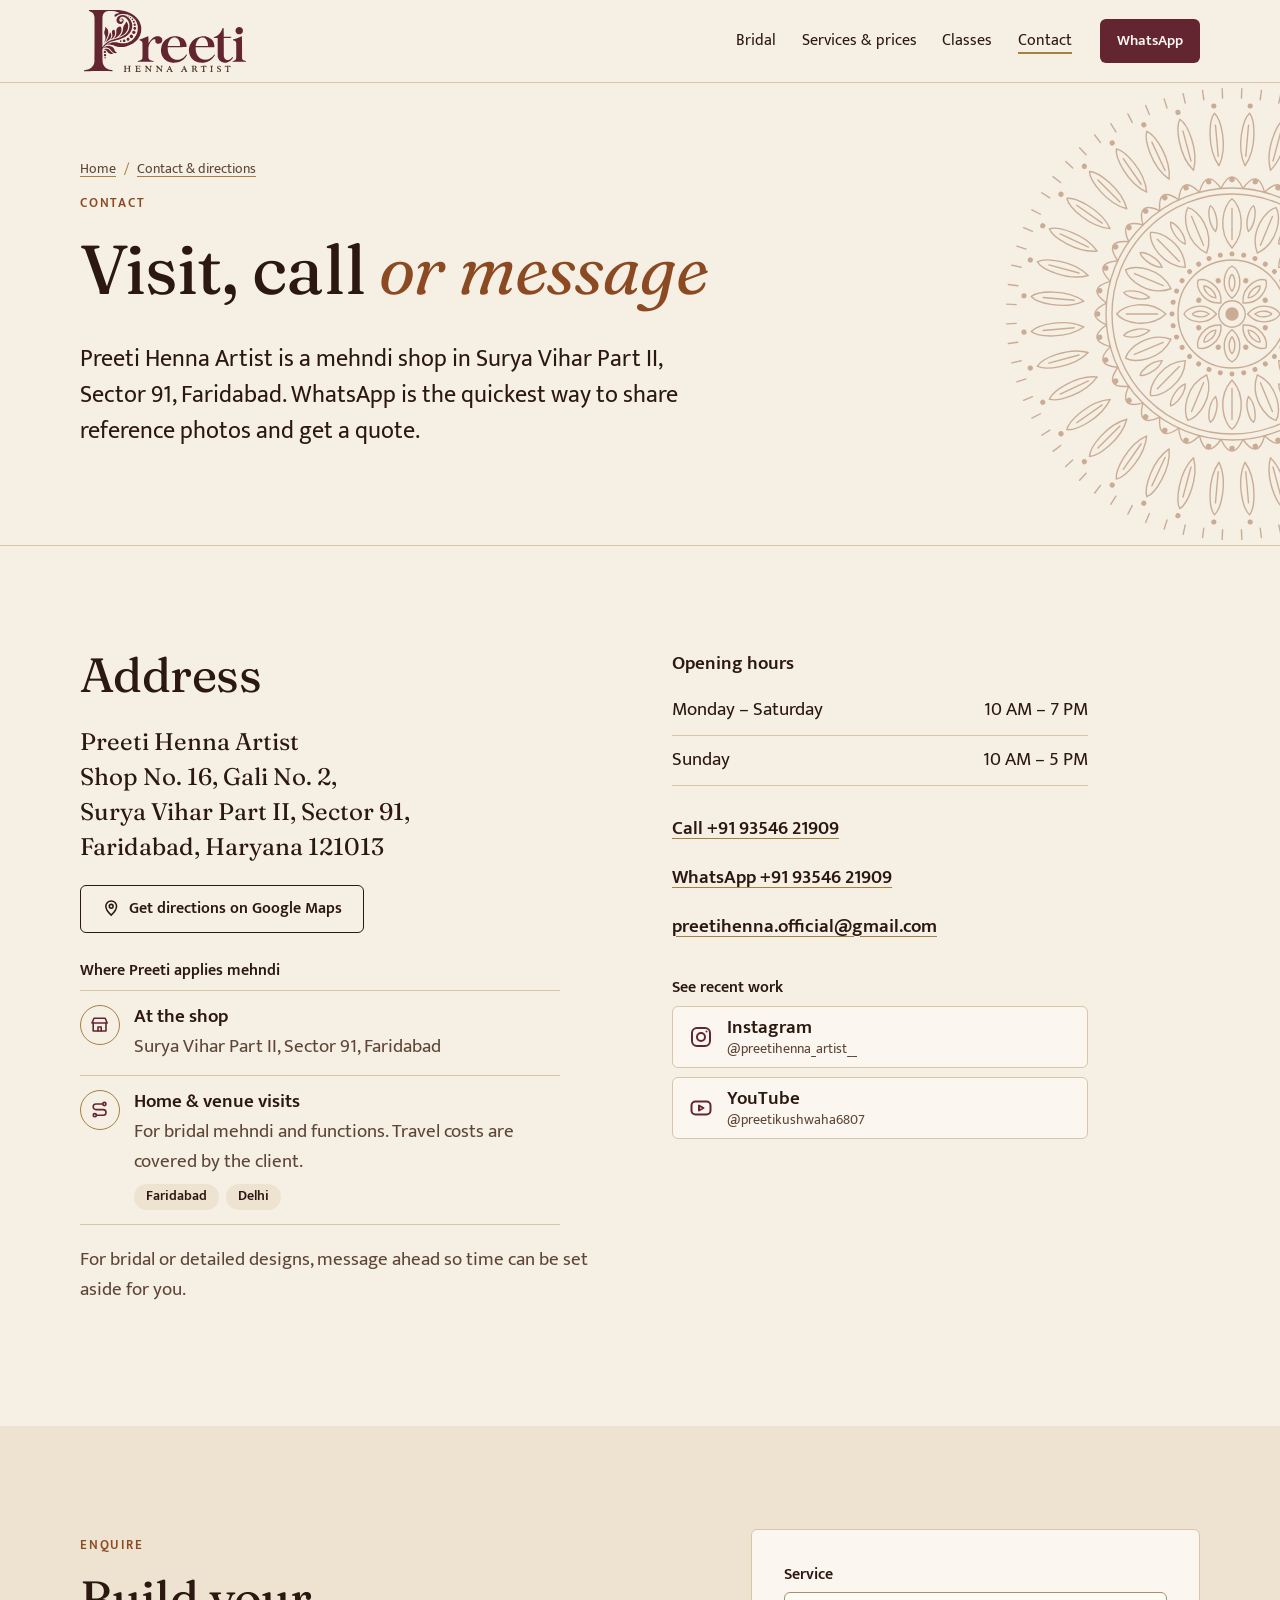
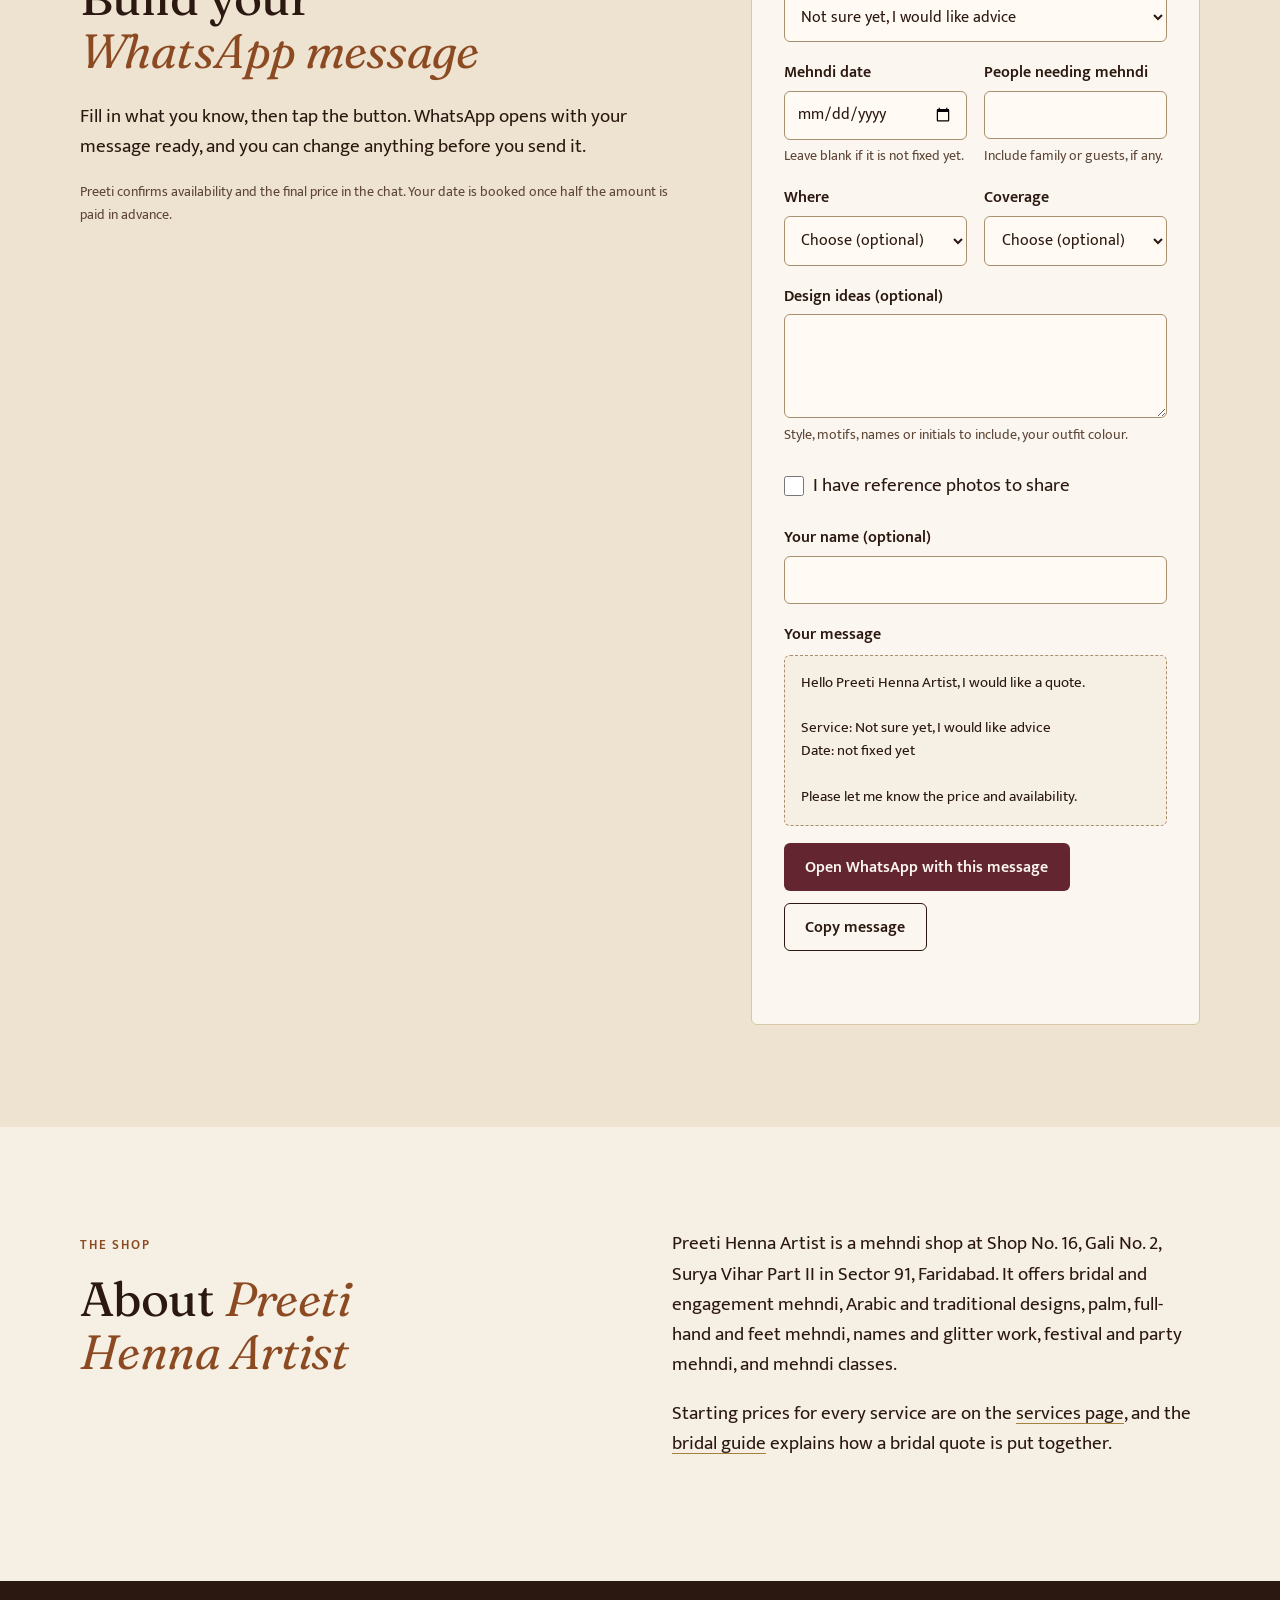
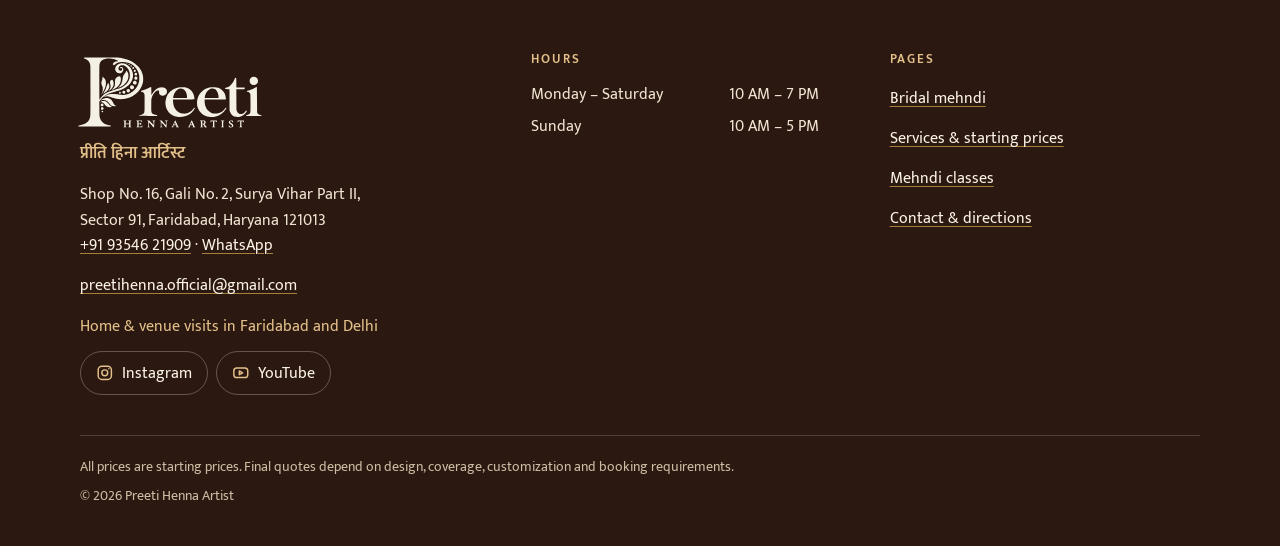
<file: contact/index.html>
<!DOCTYPE html>
<html lang="en-IN">
<head>
  <meta charset="utf-8">
  <meta name="viewport" content="width=device-width, initial-scale=1">
  <title>Contact &amp; Directions | Preeti Henna Artist, Sector 91 Faridabad</title>
  <meta name="description" content="Preeti Henna Artist, Shop No. 16, Gali No. 2, Surya Vihar Part II, Sector 91, Faridabad. Open Mon–Sat 10 AM–7 PM, Sun 10 AM–5 PM. Call or WhatsApp +91 93546 21909.">
  <link rel="canonical" href="https://preetihennaartist.in/contact/">
  <meta http-equiv="Content-Security-Policy" content="default-src 'self'; script-src 'self'; style-src 'self'; img-src 'self' data:; font-src 'self'; connect-src 'self'; object-src 'none'; base-uri 'self'; form-action 'none'">
  <meta name="referrer" content="strict-origin-when-cross-origin">
  <meta name="theme-color" content="#f6efe4">
  <meta name="format-detection" content="telephone=no">
  <link rel="icon" href="/favicon.ico" sizes="32x32">
  <link rel="icon" href="/favicon.svg" type="image/svg+xml">
  <link rel="apple-touch-icon" href="/apple-touch-icon.png">
  <link rel="manifest" href="/site.webmanifest">
  <link rel="preload" href="/assets/fonts/fraunces-latin-wght-normal.woff2" as="font" type="font/woff2" crossorigin>
  <link rel="preload" href="/assets/fonts/mukta-latin-400-normal.woff2" as="font" type="font/woff2" crossorigin>
  <link rel="stylesheet" href="/assets/css/style.css">
  <script src="/assets/js/site.js" defer></script>
  <meta property="og:type" content="website">
  <meta property="og:site_name" content="Preeti Henna Artist">
  <meta property="og:locale" content="en_IN">
  <meta property="og:title" content="Contact &amp; Directions | Preeti Henna Artist">
  <meta property="og:description" content="Shop No. 16, Gali No. 2, Surya Vihar Part II, Sector 91, Faridabad. Call or WhatsApp +91 93546 21909.">
  <meta property="og:url" content="https://preetihennaartist.in/contact/">
  <meta property="og:image" content="https://preetihennaartist.in/assets/img/preeti-henna-artist-share.jpg">
  <meta property="og:image:width" content="1200">
  <meta property="og:image:height" content="630">
  <meta property="og:image:alt" content="Preeti Henna Artist logo beside bridal mehndi on both arms">
  <meta name="twitter:card" content="summary_large_image">
  <meta name="twitter:title" content="Contact &amp; Directions | Preeti Henna Artist">
  <meta name="twitter:description" content="Shop No. 16, Gali No. 2, Surya Vihar Part II, Sector 91, Faridabad. Call or WhatsApp +91 93546 21909.">
  <meta name="twitter:image" content="https://preetihennaartist.in/assets/img/preeti-henna-artist-share.jpg">
  <meta name="twitter:image:alt" content="Preeti Henna Artist logo beside bridal mehndi on both arms">
  <script type="application/ld+json">
  {
    "@context": "https://schema.org",
    "@graph": [
      {
        "@type": "HealthAndBeautyBusiness",
        "@id": "https://preetihennaartist.in/#business",
        "name": "Preeti Henna Artist",
        "description": "Mehndi (henna) artist in Sector 91, Faridabad offering bridal, engagement, Arabic, traditional, festival and party mehndi, and mehndi classes.",
        "url": "https://preetihennaartist.in/",
        "telephone": "+91 93546 21909",
        "email": "preetihenna.official@gmail.com",
        "areaServed": [
          { "@type": "City", "name": "Faridabad" },
          { "@type": "City", "name": "Delhi" }
        ],
        "hasMap": "https://maps.app.goo.gl/ZkzmMcbrRNNGFGju6",
        "geo": { "@type": "GeoCoordinates", "latitude": 28.4787623, "longitude": 77.3339067 },
        "sameAs": [
          "https://www.instagram.com/preetihenna_artist__/",
          "https://www.youtube.com/@preetikushwaha6807",
          "https://www.google.com/maps?cid=13575933178673224276"
        ],
        "priceRange": "From ₹100",
        "address": {
          "@type": "PostalAddress",
          "streetAddress": "Shop No. 16, Gali No. 2, Surya Vihar Part II, Sector 91",
          "addressLocality": "Faridabad",
          "addressRegion": "Haryana",
          "postalCode": "121013",
          "addressCountry": "IN"
        },
        "openingHoursSpecification": [
          {
            "@type": "OpeningHoursSpecification",
            "dayOfWeek": ["Monday", "Tuesday", "Wednesday", "Thursday", "Friday", "Saturday"],
            "opens": "10:00",
            "closes": "19:00"
          },
          {
            "@type": "OpeningHoursSpecification",
            "dayOfWeek": "Sunday",
            "opens": "10:00",
            "closes": "17:00"
          }
        ]
      },
      {
        "@type": "BreadcrumbList",
        "itemListElement": [
          { "@type": "ListItem", "position": 1, "name": "Home", "item": "https://preetihennaartist.in/" },
          { "@type": "ListItem", "position": 2, "name": "Contact & directions", "item": "https://preetihennaartist.in/contact/" }
        ]
      }
    ]
  }
  </script>
</head>
<body>
  <a class="skip-link" href="#main">Skip to content</a>

  <header class="site-header">
    <div class="wrap header-inner">
      <a class="brand" href="/">
        <img class="brand-logo" src="/assets/brand/logo-primary.svg" alt="Preeti Henna Artist home" width="1561" height="640">
      </a>
      <button class="menu-toggle" type="button" popovertarget="site-nav" aria-controls="site-nav">
        <svg viewBox="0 0 24 24" fill="none" stroke="currentColor" stroke-width="2" stroke-linecap="round" aria-hidden="true" focusable="false"><path d="M3 6h18M3 12h18M3 18h18"/></svg>
        Menu
      </button>
      <nav class="site-nav" id="site-nav" popover aria-label="Main">
        <button class="menu-close" type="button" popovertarget="site-nav" popovertargetaction="hide">Close</button>
        <ul>
          <li><a href="/bridal-mehndi/">Bridal</a></li>
          <li><a href="/services/">Services &amp; prices</a></li>
          <li><a href="/mehndi-classes/">Classes</a></li>
          <li><a href="/contact/" aria-current="page">Contact</a></li>
        </ul>
        <a class="btn btn-primary btn-small nav-cta" href="https://wa.me/919354621909?text=Hello%20Preeti%20Henna%20Artist%2C%20I%20would%20like%20to%20ask%20about%20mehndi.%0AService%3A%0ADate%3A" target="_blank" rel="noopener">WhatsApp</a>
      </nav>
    </div>
  </header>

  <main id="main">
    <div class="page-intro">
      <img class="hero-art" src="/assets/img/mandala.svg" alt="" width="400" height="400">
      <div class="wrap hero-inner">
        <nav class="breadcrumbs" aria-label="Breadcrumb">
          <ol>
            <li><a href="/">Home</a></li>
            <li><a href="/contact/" aria-current="page">Contact &amp; directions</a></li>
          </ol>
        </nav>
        <p class="eyebrow">Contact</p>
        <h1>Visit, call <em>or message</em></h1>
        <p class="lead">Preeti Henna Artist is a mehndi shop in Surya Vihar Part II, Sector 91, Faridabad. WhatsApp is the quickest way to share reference photos and get a quote.</p>
      </div>
    </div>

    <section class="section" aria-labelledby="visit-title">
      <div class="wrap visit">
        <div>
          <h2 id="visit-title">Address</h2>
          <address class="address-lines">
            Preeti Henna Artist<br>
            Shop No. 16, Gali No. 2,<br>
            Surya Vihar Part II, Sector 91,<br>
            Faridabad, Haryana 121013
          </address>
          <p><a class="btn btn-ghost" href="https://maps.app.goo.gl/ZkzmMcbrRNNGFGju6" target="_blank" rel="noopener"><svg viewBox="0 0 24 24" fill="none" stroke="currentColor" stroke-width="2" stroke-linecap="round" stroke-linejoin="round" aria-hidden="true" focusable="false"><path d="M12 21s-7-6.2-7-11.5a7 7 0 0 1 14 0C19 14.8 12 21 12 21z"/><circle cx="12" cy="9.5" r="2.5"/></svg>Get directions on Google Maps</a></p>
          <h3 class="visit-label">Where Preeti applies mehndi</h3>
          <ul class="where">
            <li>
              <span class="where-icon"><svg viewBox="0 0 24 24" fill="none" stroke="currentColor" stroke-width="2" stroke-linecap="round" stroke-linejoin="round" aria-hidden="true" focusable="false"><path d="M4 10v10h16V10"/><path d="M2.5 10 5 4h14l2.5 6z"/><path d="M10 20v-5h4v5"/></svg></span>
              <div><strong>At the shop</strong><p>Surya Vihar Part II, Sector 91, Faridabad</p></div>
            </li>
            <li>
              <span class="where-icon"><svg viewBox="0 0 24 24" fill="none" stroke="currentColor" stroke-width="2" stroke-linecap="round" stroke-linejoin="round" aria-hidden="true" focusable="false"><circle cx="6" cy="19" r="2"/><circle cx="18" cy="5" r="2"/><path d="M8 19h8.5a3.5 3.5 0 0 0 0-7h-9a3.5 3.5 0 0 1 0-7H16"/></svg></span>
              <div>
                <strong>Home &amp; venue visits</strong>
              <p>For bridal mehndi and functions. Travel costs are covered by the client.</p>
                <ul class="areas" aria-label="Areas covered">
                  <li>Faridabad</li>
                  <li>Delhi</li>
                </ul>
              </div>
            </li>
          </ul>
          <p class="muted">For bridal or detailed designs, message ahead so time can be set aside for you.</p>
        </div>
        <div>
          <table class="hours">
            <caption>Opening hours</caption>
            <tbody>
              <tr><th scope="row">Monday – Saturday</th><td><time datetime="10:00">10 AM</time> – <time datetime="19:00">7 PM</time></td></tr>
              <tr><th scope="row">Sunday</th><td><time datetime="10:00">10 AM</time> – <time datetime="17:00">5 PM</time></td></tr>
            </tbody>
          </table>
          <h2 class="visually-hidden">Phone and WhatsApp</h2>
          <ul class="contact-lines">
            <li><a href="tel:+919354621909">Call&nbsp;+91&nbsp;93546&nbsp;21909</a></li>
            <li><a href="https://wa.me/919354621909?text=Hello%20Preeti%20Henna%20Artist%2C%20I%20would%20like%20to%20ask%20about%20mehndi.%0AService%3A%0ADate%3A" target="_blank" rel="noopener">WhatsApp +91&nbsp;93546&nbsp;21909</a></li>
            <li><a href="mailto:preetihenna.official@gmail.com">preetihenna.official@gmail.com</a></li>
          </ul>
          <h2 class="visit-label">See recent work</h2>
          <ul class="social">
            <li><a href="https://www.instagram.com/preetihenna_artist__/" target="_blank" rel="noopener"><svg viewBox="0 0 24 24" fill="none" stroke="currentColor" stroke-width="2" stroke-linecap="round" stroke-linejoin="round" aria-hidden="true" focusable="false"><rect x="3" y="3" width="18" height="18" rx="5"/><circle cx="12" cy="12" r="4"/><path d="M17.5 6.5h.01"/></svg><span><strong>Instagram</strong><span class="social-handle">@preetihenna_artist__</span></span></a></li>
            <li><a href="https://www.youtube.com/@preetikushwaha6807" target="_blank" rel="noopener"><svg viewBox="0 0 24 24" fill="none" stroke="currentColor" stroke-width="2" stroke-linecap="round" stroke-linejoin="round" aria-hidden="true" focusable="false"><rect x="2.5" y="5.5" width="19" height="13" rx="4"/><path d="m10 9.5 4.5 2.5-4.5 2.5z"/></svg><span><strong>YouTube</strong><span class="social-handle">@preetikushwaha6807</span></span></a></li>
          </ul>
        </div>
      </div>
    </section>

    <section class="section section--deep enquiry" id="enquire" aria-labelledby="enquire-title">
      <div class="wrap split">
        <div>
          <p class="eyebrow">Enquire</p>
          <h2 id="enquire-title">Build your <em>WhatsApp message</em></h2>
          <p>Fill in what you know, then tap the button. WhatsApp opens with your message ready, and you can change anything before you send it.</p>
          <p class="small muted">Preeti confirms availability and the final price in the chat. Your date is booked once half the amount is paid in advance.</p>
        </div>
        <div class="panel">
          <p data-enquiry-fallback="enquiry-form">Message <a href="https://wa.me/919354621909?text=Hello%20Preeti%20Henna%20Artist%2C%20I%20would%20like%20to%20ask%20about%20mehndi.%0AService%3A%0ADate%3A">+91&nbsp;93546&nbsp;21909 on WhatsApp</a> with the service, your date, how many people need mehndi and a reference photo, or call <a href="tel:+919354621909">+91&nbsp;93546&nbsp;21909</a>.</p>
          <form class="enquiry-form" id="enquiry-form" data-enquiry hidden>
            <div class="field">
              <label for="enq-service">Service</label>
              <select id="enq-service" name="service">
                <option value="other">Not sure yet, I would like advice</option>
                <optgroup label="Bridal &amp; engagement">
                  <option value="bridal">Bridal Mehndi</option>
                  <option value="engagement">Engagement Mehndi</option>
                </optgroup>
                <optgroup label="Hands, feet &amp; styles">
                  <option value="arabic">Arabic Mehndi</option>
                  <option value="traditional">Indian Traditional / Rajasthani Mehndi</option>
                  <option value="palm">Palm Mehndi (Front &amp; Back)</option>
                  <option value="full-hand">Full Hand Mehndi</option>
                  <option value="feet">Feet Mehndi</option>
                  <option value="name">Customized Name / Text Mehndi</option>
                  <option value="glitter">Glitter / Stone Work</option>
                </optgroup>
                <optgroup label="Festivals, parties &amp; events">
                  <option value="festival">Festival Mehndi</option>
                  <option value="karwa">Karwa Chauth Mehndi</option>
                  <option value="rakhi">Raksha Bandhan Mehndi</option>
                  <option value="party">Party Mehndi</option>
                  <option value="events">Mehndi for an event (guests)</option>
                </optgroup>
                <optgroup label="Learning">
                  <option value="classes">Mehndi Classes</option>
                </optgroup>
              </select>
            </div>
            <div class="field-row">
              <div class="field">
                <label for="enq-date">Mehndi date</label>
                <input type="date" id="enq-date" name="date" aria-describedby="enq-date-hint">
                <p class="hint" id="enq-date-hint">Leave blank if it is not fixed yet.</p>
              </div>
              <div class="field">
                <label for="enq-people">People needing mehndi</label>
                <input type="number" id="enq-people" name="people" min="1" max="500" inputmode="numeric" aria-describedby="enq-people-hint">
                <p class="hint" id="enq-people-hint">Include family or guests, if any.</p>
              </div>
            </div>
            <div class="field-row">
              <div class="field">
                <label for="enq-place">Where</label>
                <select id="enq-place" name="place">
                  <option value="">Choose (optional)</option>
                  <option>At the shop in Sector 91</option>
                  <option>At my home or venue in Faridabad</option>
                  <option>At my home or venue in Delhi</option>
                  <option>Not sure yet</option>
                </select>
              </div>
              <div class="field">
                <label for="enq-coverage">Coverage</label>
                <select id="enq-coverage" name="coverage">
                  <option value="">Choose (optional)</option>
                  <option>Palm and fingers</option>
                  <option>Past the wrist</option>
                  <option>Mid-forearm</option>
                  <option>Up to the elbow</option>
                  <option>Not sure, please advise</option>
                </select>
              </div>
            </div>
            <div class="field">
              <label for="enq-ideas">Design ideas (optional)</label>
              <textarea id="enq-ideas" name="ideas" rows="3" aria-describedby="enq-ideas-hint"></textarea>
              <p class="hint" id="enq-ideas-hint">Style, motifs, names or initials to include, your outfit colour.</p>
            </div>
            <label class="choice"><input type="checkbox" name="photos"> I have reference photos to share</label>
            <div class="field">
              <label for="enq-name">Your name (optional)</label>
              <input type="text" id="enq-name" name="name" autocomplete="name">
            </div>
            <div>
              <p class="preview-label" id="enq-preview-label">Your message</p>
              <div class="message-preview" data-preview></div>
            </div>
            <div class="btn-row">
              <a class="btn btn-primary" data-send href="https://wa.me/919354621909" target="_blank" rel="noopener">Open WhatsApp with this message</a>
              <button class="btn btn-ghost" type="button" data-copy hidden>Copy message</button>
            </div>
            <p class="form-status" data-status role="status"></p>
          </form>
        </div>
      </div>
    </section>

    <section class="section" aria-labelledby="shop-title">
      <div class="wrap split split--even">
        <div>
          <p class="eyebrow">The shop</p>
          <h2 id="shop-title">About <em>Preeti Henna Artist</em></h2>
        </div>
        <div class="prose">
          <p>Preeti Henna Artist is a mehndi shop at Shop No. 16, Gali No. 2, Surya Vihar Part II in Sector 91, Faridabad. It offers bridal and engagement mehndi, Arabic and traditional designs, palm, full-hand and feet mehndi, names and glitter work, festival and party mehndi, and mehndi classes.</p>
          <p>Starting prices for every service are on the <a href="/services/">services page</a>, and the <a href="/bridal-mehndi/">bridal guide</a> explains how a bridal quote is put together.</p>
        </div>
      </div>
    </section>
  </main>

  <footer class="site-footer">
    <div class="wrap">
      <div class="footer-grid">
        <div data-nap>
          <p class="footer-name"><img src="/assets/brand/logo-ivory.svg" alt="Preeti Henna Artist" width="1561" height="640"></p>
          <p class="footer-hi" lang="hi">प्रीति हिना आर्टिस्ट</p>
          <address>
            Shop No. 16, Gali No. 2, Surya Vihar Part II,<br>
            Sector 91, Faridabad, Haryana 121013
          </address>
          <p><a href="tel:+919354621909">+91&nbsp;93546&nbsp;21909</a> · <a href="https://wa.me/919354621909?text=Hello%20Preeti%20Henna%20Artist%2C%20I%20would%20like%20to%20ask%20about%20mehndi.%0AService%3A%0ADate%3A" target="_blank" rel="noopener">WhatsApp</a></p>
          <p><a href="mailto:preetihenna.official@gmail.com">preetihenna.official@gmail.com</a></p>
          <p class="footer-areas">Home &amp; venue visits in Faridabad and Delhi</p>
          <ul class="footer-social">
            <li><a href="https://www.instagram.com/preetihenna_artist__/" target="_blank" rel="noopener"><svg viewBox="0 0 24 24" fill="none" stroke="currentColor" stroke-width="2" stroke-linecap="round" stroke-linejoin="round" aria-hidden="true" focusable="false"><rect x="3" y="3" width="18" height="18" rx="5"/><circle cx="12" cy="12" r="4"/><path d="M17.5 6.5h.01"/></svg>Instagram</a></li>
            <li><a href="https://www.youtube.com/@preetikushwaha6807" target="_blank" rel="noopener"><svg viewBox="0 0 24 24" fill="none" stroke="currentColor" stroke-width="2" stroke-linecap="round" stroke-linejoin="round" aria-hidden="true" focusable="false"><rect x="2.5" y="5.5" width="19" height="13" rx="4"/><path d="m10 9.5 4.5 2.5-4.5 2.5z"/></svg>YouTube</a></li>
          </ul>
        </div>
        <div>
          <h2>Hours</h2>
          <dl class="footer-hours">
            <div><dt>Monday – Saturday</dt><dd>10 AM – 7 PM</dd></div>
            <div><dt>Sunday</dt><dd>10 AM – 5 PM</dd></div>
          </dl>
        </div>
        <div>
          <h2>Pages</h2>
          <ul class="footer-links">
            <li><a href="/bridal-mehndi/">Bridal mehndi</a></li>
            <li><a href="/services/">Services &amp; starting prices</a></li>
            <li><a href="/mehndi-classes/">Mehndi classes</a></li>
            <li><a href="/contact/">Contact &amp; directions</a></li>
          </ul>
        </div>
      </div>
      <div class="footer-base">
        <p>All prices are starting prices. Final quotes depend on design, coverage, customization and booking requirements.</p>
        <p>© 2026 Preeti Henna Artist</p>
      </div>
    </div>
  </footer>

  <aside class="contact-bar" aria-label="Quick contact">
    <a class="btn btn-ghost" href="tel:+919354621909">
      <svg viewBox="0 0 24 24" fill="none" stroke="currentColor" stroke-width="2" stroke-linecap="round" stroke-linejoin="round" aria-hidden="true" focusable="false"><path d="M22 16.9v3a2 2 0 0 1-2.2 2 19.8 19.8 0 0 1-8.6-3.1 19.5 19.5 0 0 1-6-6A19.8 19.8 0 0 1 2.1 4.2 2 2 0 0 1 4.1 2h3a2 2 0 0 1 2 1.7c.1 1 .4 1.9.7 2.8a2 2 0 0 1-.5 2.1L8.1 9.9a16 16 0 0 0 6 6l1.3-1.3a2 2 0 0 1 2.1-.4c.9.3 1.8.6 2.8.7a2 2 0 0 1 1.7 2z"/></svg>
      Call
    </a>
    <a class="btn btn-primary" href="https://wa.me/919354621909?text=Hello%20Preeti%20Henna%20Artist%2C%20I%20would%20like%20to%20ask%20about%20mehndi.%0AService%3A%0ADate%3A" target="_blank" rel="noopener">
      <svg viewBox="0 0 24 24" fill="none" stroke="currentColor" stroke-width="2" stroke-linecap="round" stroke-linejoin="round" aria-hidden="true" focusable="false"><path d="M21 11.5a8.4 8.4 0 0 1-.9 3.8 8.5 8.5 0 0 1-7.6 4.7 8.4 8.4 0 0 1-3.8-.9L3 21l1.9-5.7a8.4 8.4 0 0 1-.9-3.8 8.5 8.5 0 0 1 4.7-7.6 8.4 8.4 0 0 1 3.8-.9h.5a8.5 8.5 0 0 1 8 8z"/></svg>
      WhatsApp
    </a>
  </aside>
</body>
</html>
</file>
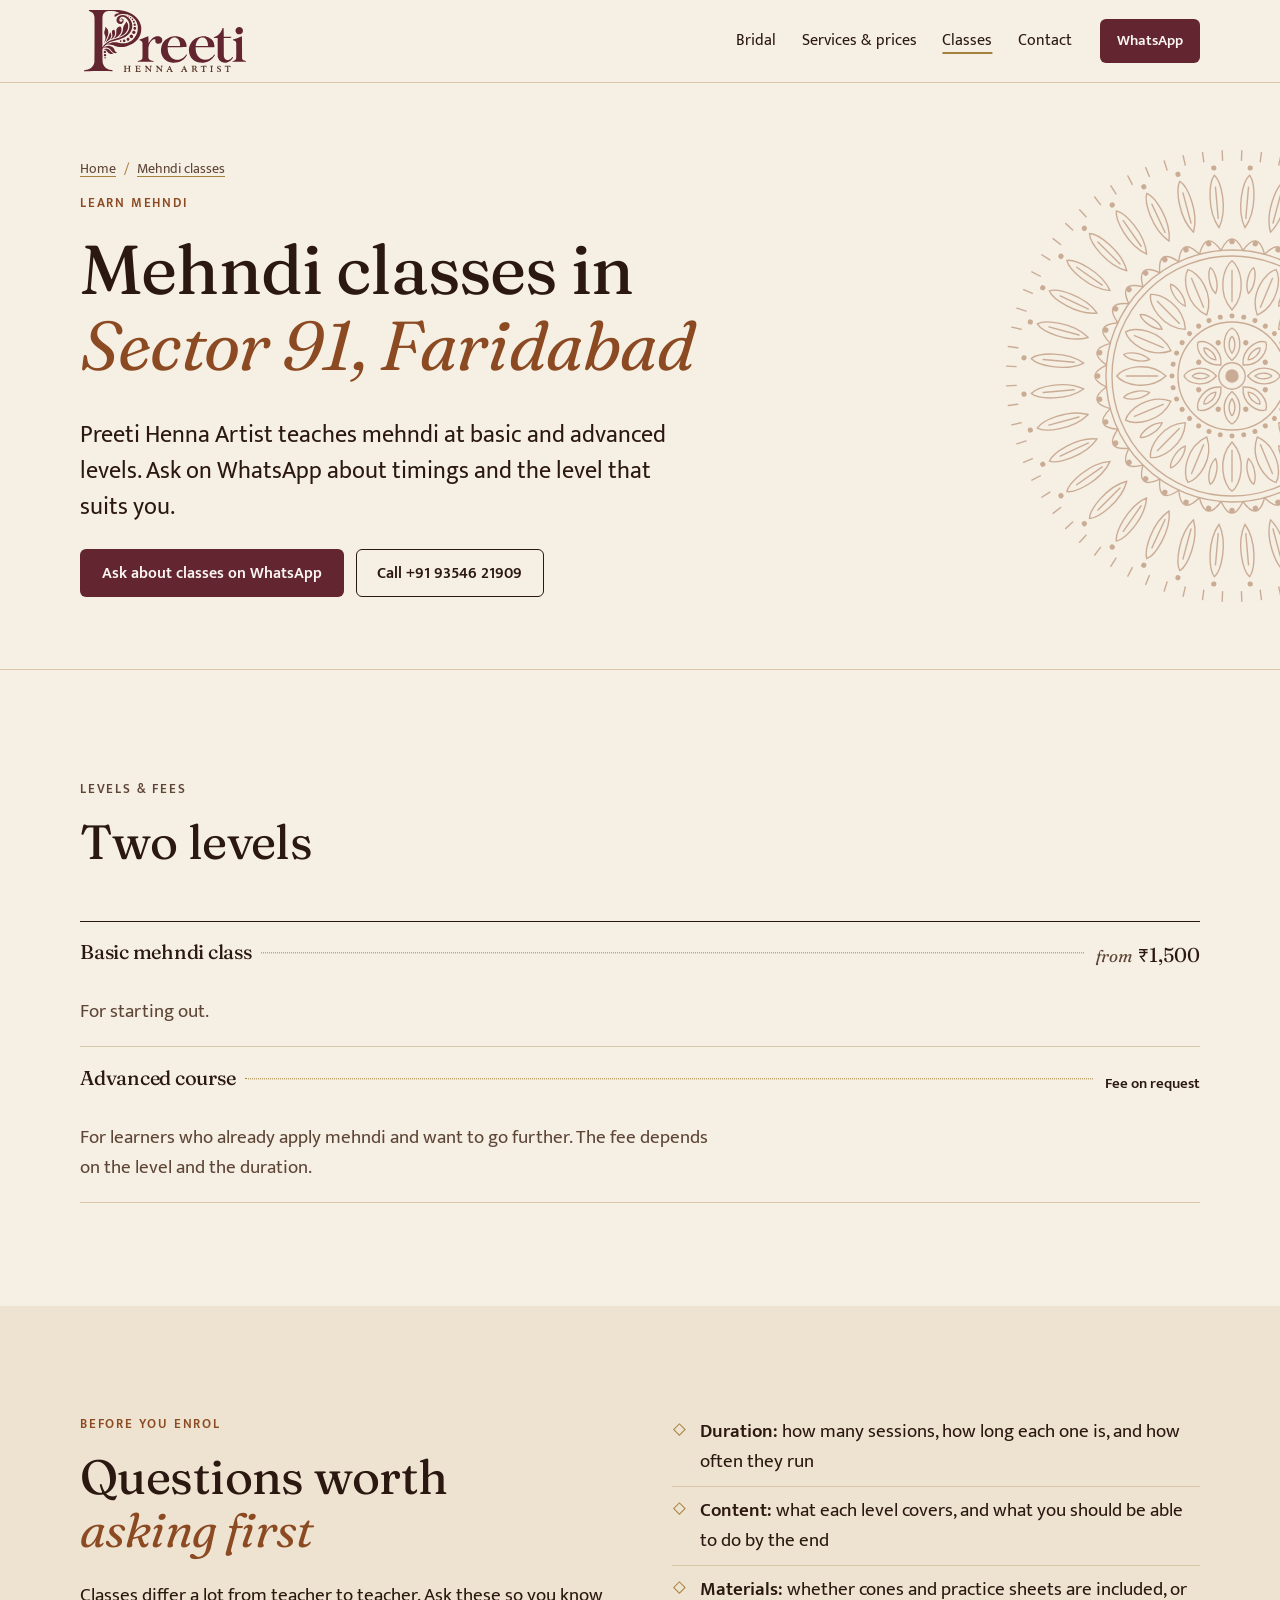
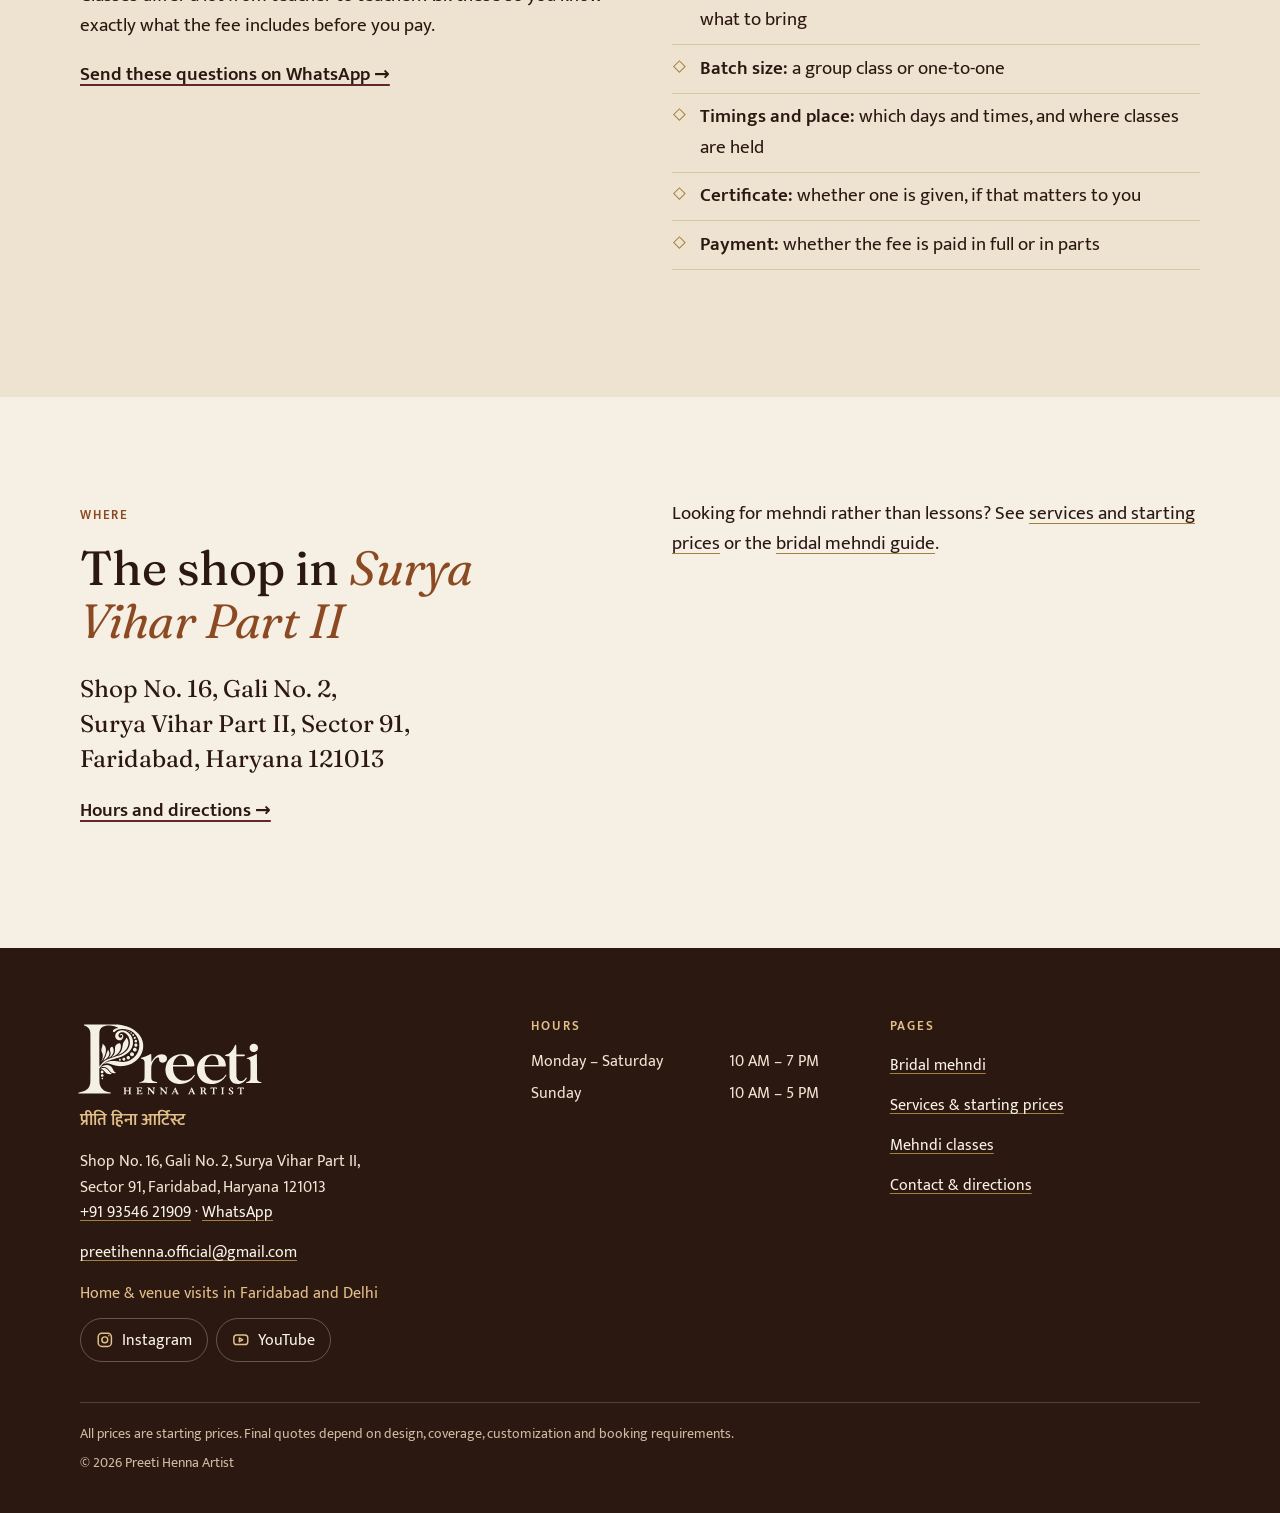
<file: mehndi-classes/index.html>
<!DOCTYPE html>
<html lang="en-IN">
<head>
  <meta charset="utf-8">
  <meta name="viewport" content="width=device-width, initial-scale=1">
  <title>Mehndi Classes in Faridabad | Preeti Henna Artist, Sector 91</title>
  <meta name="description" content="Basic and advanced mehndi classes with Preeti Henna Artist in Sector 91, Faridabad. Fees, levels, and the questions to ask before you enrol.">
  <link rel="canonical" href="https://preetihennaartist.in/mehndi-classes/">
  <meta http-equiv="Content-Security-Policy" content="default-src 'self'; script-src 'self'; style-src 'self'; img-src 'self' data:; font-src 'self'; connect-src 'self'; object-src 'none'; base-uri 'self'; form-action 'none'">
  <meta name="referrer" content="strict-origin-when-cross-origin">
  <meta name="theme-color" content="#f6efe4">
  <meta name="format-detection" content="telephone=no">
  <link rel="icon" href="/favicon.ico" sizes="32x32">
  <link rel="icon" href="/favicon.svg" type="image/svg+xml">
  <link rel="apple-touch-icon" href="/apple-touch-icon.png">
  <link rel="manifest" href="/site.webmanifest">
  <link rel="preload" href="/assets/fonts/fraunces-latin-wght-normal.woff2" as="font" type="font/woff2" crossorigin>
  <link rel="preload" href="/assets/fonts/mukta-latin-400-normal.woff2" as="font" type="font/woff2" crossorigin>
  <link rel="stylesheet" href="/assets/css/style.css">
  <script src="/assets/js/site.js" defer></script>
  <meta property="og:type" content="website">
  <meta property="og:site_name" content="Preeti Henna Artist">
  <meta property="og:locale" content="en_IN">
  <meta property="og:title" content="Mehndi Classes in Faridabad | Preeti Henna Artist">
  <meta property="og:description" content="Basic and advanced mehndi classes in Sector 91, Faridabad, and what to ask before you enrol.">
  <meta property="og:url" content="https://preetihennaartist.in/mehndi-classes/">
  <meta property="og:image" content="https://preetihennaartist.in/assets/img/preeti-henna-artist-share.jpg">
  <meta property="og:image:width" content="1200">
  <meta property="og:image:height" content="630">
  <meta property="og:image:alt" content="Preeti Henna Artist logo beside bridal mehndi on both arms">
  <meta name="twitter:card" content="summary_large_image">
  <meta name="twitter:title" content="Mehndi Classes in Faridabad | Preeti Henna Artist">
  <meta name="twitter:description" content="Basic and advanced mehndi classes in Sector 91, Faridabad, and what to ask before you enrol.">
  <meta name="twitter:image" content="https://preetihennaartist.in/assets/img/preeti-henna-artist-share.jpg">
  <meta name="twitter:image:alt" content="Preeti Henna Artist logo beside bridal mehndi on both arms">
  <script type="application/ld+json">
  {
    "@context": "https://schema.org",
    "@type": "BreadcrumbList",
    "itemListElement": [
      { "@type": "ListItem", "position": 1, "name": "Home", "item": "https://preetihennaartist.in/" },
      { "@type": "ListItem", "position": 2, "name": "Mehndi classes", "item": "https://preetihennaartist.in/mehndi-classes/" }
    ]
  }
  </script>
</head>
<body>
  <a class="skip-link" href="#main">Skip to content</a>

  <header class="site-header">
    <div class="wrap header-inner">
      <a class="brand" href="/">
        <img class="brand-logo" src="/assets/brand/logo-primary.svg" alt="Preeti Henna Artist home" width="1561" height="640">
      </a>
      <button class="menu-toggle" type="button" popovertarget="site-nav" aria-controls="site-nav">
        <svg viewBox="0 0 24 24" fill="none" stroke="currentColor" stroke-width="2" stroke-linecap="round" aria-hidden="true" focusable="false"><path d="M3 6h18M3 12h18M3 18h18"/></svg>
        Menu
      </button>
      <nav class="site-nav" id="site-nav" popover aria-label="Main">
        <button class="menu-close" type="button" popovertarget="site-nav" popovertargetaction="hide">Close</button>
        <ul>
          <li><a href="/bridal-mehndi/">Bridal</a></li>
          <li><a href="/services/">Services &amp; prices</a></li>
          <li><a href="/mehndi-classes/" aria-current="page">Classes</a></li>
          <li><a href="/contact/">Contact</a></li>
        </ul>
        <a class="btn btn-primary btn-small nav-cta" href="https://wa.me/919354621909?text=Hello%20Preeti%20Henna%20Artist%2C%20I%20would%20like%20to%20ask%20about%20mehndi.%0AService%3A%0ADate%3A" target="_blank" rel="noopener">WhatsApp</a>
      </nav>
    </div>
  </header>

  <main id="main">
    <div class="page-intro">
      <img class="hero-art" src="/assets/img/mandala.svg" alt="" width="400" height="400">
      <div class="wrap hero-inner">
        <nav class="breadcrumbs" aria-label="Breadcrumb">
          <ol>
            <li><a href="/">Home</a></li>
            <li><a href="/mehndi-classes/" aria-current="page">Mehndi classes</a></li>
          </ol>
        </nav>
        <p class="eyebrow">Learn mehndi</p>
        <h1>Mehndi classes in <em>Sector 91, Faridabad</em></h1>
        <p class="lead">Preeti Henna Artist teaches mehndi at basic and advanced levels. Ask on WhatsApp about timings and the level that suits you.</p>
        <div class="btn-row">
          <a class="btn btn-primary" href="https://wa.me/919354621909?text=Hello%20Preeti%20Henna%20Artist%2C%20I%20would%20like%20to%20ask%20about%20mehndi%20classes.%0ALevel%20(basic%20or%20advanced)%3A%0APreferred%20days%2Ftimes%3A" target="_blank" rel="noopener">Ask about classes on WhatsApp</a>
          <a class="btn btn-ghost" href="tel:+919354621909">Call&nbsp;+91&nbsp;93546&nbsp;21909</a>
        </div>
      </div>
    </div>

    <section class="section" aria-labelledby="levels-title">
      <div class="wrap">
        <div class="section-head">
          <p class="eyebrow">Levels &amp; fees</p>
          <h2 id="levels-title">Two levels</h2>
        </div>
        <ul class="rate-list">
          <li class="rate-item" data-service="classes">
            <div class="rate-head"><h3 class="rate-name">Basic mehndi class</h3></div>
            <p class="rate-price"><span class="from">from</span> ₹1,500</p>
            <p class="rate-desc">For starting out.</p>
          </li>
          <li class="rate-item" data-service="classes-advanced">
            <div class="rate-head"><h3 class="rate-name">Advanced course</h3></div>
            <p class="rate-price"><span class="on-request">Fee on request</span></p>
            <p class="rate-desc">For learners who already apply mehndi and want to go further. The fee depends on the level and the duration.</p>
          </li>
        </ul>
      </div>
    </section>

    <section class="section section--deep" aria-labelledby="ask-title">
      <div class="wrap split split--even">
        <div>
          <p class="eyebrow">Before you enrol</p>
          <h2 id="ask-title">Questions worth <em>asking first</em></h2>
          <p>Classes differ a lot from teacher to teacher. Ask these so you know exactly what the fee includes before you pay.</p>
          <p><a class="text-link" href="https://wa.me/919354621909?text=Hello%20Preeti%20Henna%20Artist%2C%20I%20would%20like%20to%20ask%20about%20mehndi%20classes.%0ALevel%20(basic%20or%20advanced)%3A%0APreferred%20days%2Ftimes%3A" target="_blank" rel="noopener">Send these questions on WhatsApp</a></p>
        </div>
        <ul class="checklist">
          <li><strong>Duration:</strong> how many sessions, how long each one is, and how often they run</li>
          <li><strong>Content:</strong> what each level covers, and what you should be able to do by the end</li>
          <li><strong>Materials:</strong> whether cones and practice sheets are included, or what to bring</li>
          <li><strong>Batch size:</strong> a group class or one-to-one</li>
          <li><strong>Timings and place:</strong> which days and times, and where classes are held</li>
          <li><strong>Certificate:</strong> whether one is given, if that matters to you</li>
          <li><strong>Payment:</strong> whether the fee is paid in full or in parts</li>
        </ul>
      </div>
    </section>

    <section class="section" aria-labelledby="visit-title">
      <div class="wrap visit">
        <div>
          <p class="eyebrow">Where</p>
          <h2 id="visit-title">The shop in <em>Surya Vihar Part II</em></h2>
          <address class="address-lines">
            Shop No. 16, Gali No. 2,<br>
            Surya Vihar Part II, Sector 91,<br>
            Faridabad, Haryana 121013
          </address>
          <p><a class="text-link" href="/contact/">Hours and directions</a></p>
        </div>
        <div>
          <p>Looking for mehndi rather than lessons? See <a href="/services/">services and starting prices</a> or the <a href="/bridal-mehndi/">bridal mehndi guide</a>.</p>
        </div>
      </div>
    </section>
  </main>

  <footer class="site-footer">
    <div class="wrap">
      <div class="footer-grid">
        <div data-nap>
          <p class="footer-name"><img src="/assets/brand/logo-ivory.svg" alt="Preeti Henna Artist" width="1561" height="640"></p>
          <p class="footer-hi" lang="hi">प्रीति हिना आर्टिस्ट</p>
          <address>
            Shop No. 16, Gali No. 2, Surya Vihar Part II,<br>
            Sector 91, Faridabad, Haryana 121013
          </address>
          <p><a href="tel:+919354621909">+91&nbsp;93546&nbsp;21909</a> · <a href="https://wa.me/919354621909?text=Hello%20Preeti%20Henna%20Artist%2C%20I%20would%20like%20to%20ask%20about%20mehndi.%0AService%3A%0ADate%3A" target="_blank" rel="noopener">WhatsApp</a></p>
          <p><a href="mailto:preetihenna.official@gmail.com">preetihenna.official@gmail.com</a></p>
          <p class="footer-areas">Home &amp; venue visits in Faridabad and Delhi</p>
          <ul class="footer-social">
            <li><a href="https://www.instagram.com/preetihenna_artist__/" target="_blank" rel="noopener"><svg viewBox="0 0 24 24" fill="none" stroke="currentColor" stroke-width="2" stroke-linecap="round" stroke-linejoin="round" aria-hidden="true" focusable="false"><rect x="3" y="3" width="18" height="18" rx="5"/><circle cx="12" cy="12" r="4"/><path d="M17.5 6.5h.01"/></svg>Instagram</a></li>
            <li><a href="https://www.youtube.com/@preetikushwaha6807" target="_blank" rel="noopener"><svg viewBox="0 0 24 24" fill="none" stroke="currentColor" stroke-width="2" stroke-linecap="round" stroke-linejoin="round" aria-hidden="true" focusable="false"><rect x="2.5" y="5.5" width="19" height="13" rx="4"/><path d="m10 9.5 4.5 2.5-4.5 2.5z"/></svg>YouTube</a></li>
          </ul>
        </div>
        <div>
          <h2>Hours</h2>
          <dl class="footer-hours">
            <div><dt>Monday – Saturday</dt><dd>10 AM – 7 PM</dd></div>
            <div><dt>Sunday</dt><dd>10 AM – 5 PM</dd></div>
          </dl>
        </div>
        <div>
          <h2>Pages</h2>
          <ul class="footer-links">
            <li><a href="/bridal-mehndi/">Bridal mehndi</a></li>
            <li><a href="/services/">Services &amp; starting prices</a></li>
            <li><a href="/mehndi-classes/">Mehndi classes</a></li>
            <li><a href="/contact/">Contact &amp; directions</a></li>
          </ul>
        </div>
      </div>
      <div class="footer-base">
        <p>All prices are starting prices. Final quotes depend on design, coverage, customization and booking requirements.</p>
        <p>© 2026 Preeti Henna Artist</p>
      </div>
    </div>
  </footer>

  <aside class="contact-bar" aria-label="Quick contact">
    <a class="btn btn-ghost" href="tel:+919354621909">
      <svg viewBox="0 0 24 24" fill="none" stroke="currentColor" stroke-width="2" stroke-linecap="round" stroke-linejoin="round" aria-hidden="true" focusable="false"><path d="M22 16.9v3a2 2 0 0 1-2.2 2 19.8 19.8 0 0 1-8.6-3.1 19.5 19.5 0 0 1-6-6A19.8 19.8 0 0 1 2.1 4.2 2 2 0 0 1 4.1 2h3a2 2 0 0 1 2 1.7c.1 1 .4 1.9.7 2.8a2 2 0 0 1-.5 2.1L8.1 9.9a16 16 0 0 0 6 6l1.3-1.3a2 2 0 0 1 2.1-.4c.9.3 1.8.6 2.8.7a2 2 0 0 1 1.7 2z"/></svg>
      Call
    </a>
    <a class="btn btn-primary" href="https://wa.me/919354621909?text=Hello%20Preeti%20Henna%20Artist%2C%20I%20would%20like%20to%20ask%20about%20mehndi%20classes.%0ALevel%20(basic%20or%20advanced)%3A%0APreferred%20days%2Ftimes%3A" target="_blank" rel="noopener">
      <svg viewBox="0 0 24 24" fill="none" stroke="currentColor" stroke-width="2" stroke-linecap="round" stroke-linejoin="round" aria-hidden="true" focusable="false"><path d="M21 11.5a8.4 8.4 0 0 1-.9 3.8 8.5 8.5 0 0 1-7.6 4.7 8.4 8.4 0 0 1-3.8-.9L3 21l1.9-5.7a8.4 8.4 0 0 1-.9-3.8 8.5 8.5 0 0 1 4.7-7.6 8.4 8.4 0 0 1 3.8-.9h.5a8.5 8.5 0 0 1 8 8z"/></svg>
      WhatsApp
    </a>
  </aside>
</body>
</html>
</file>
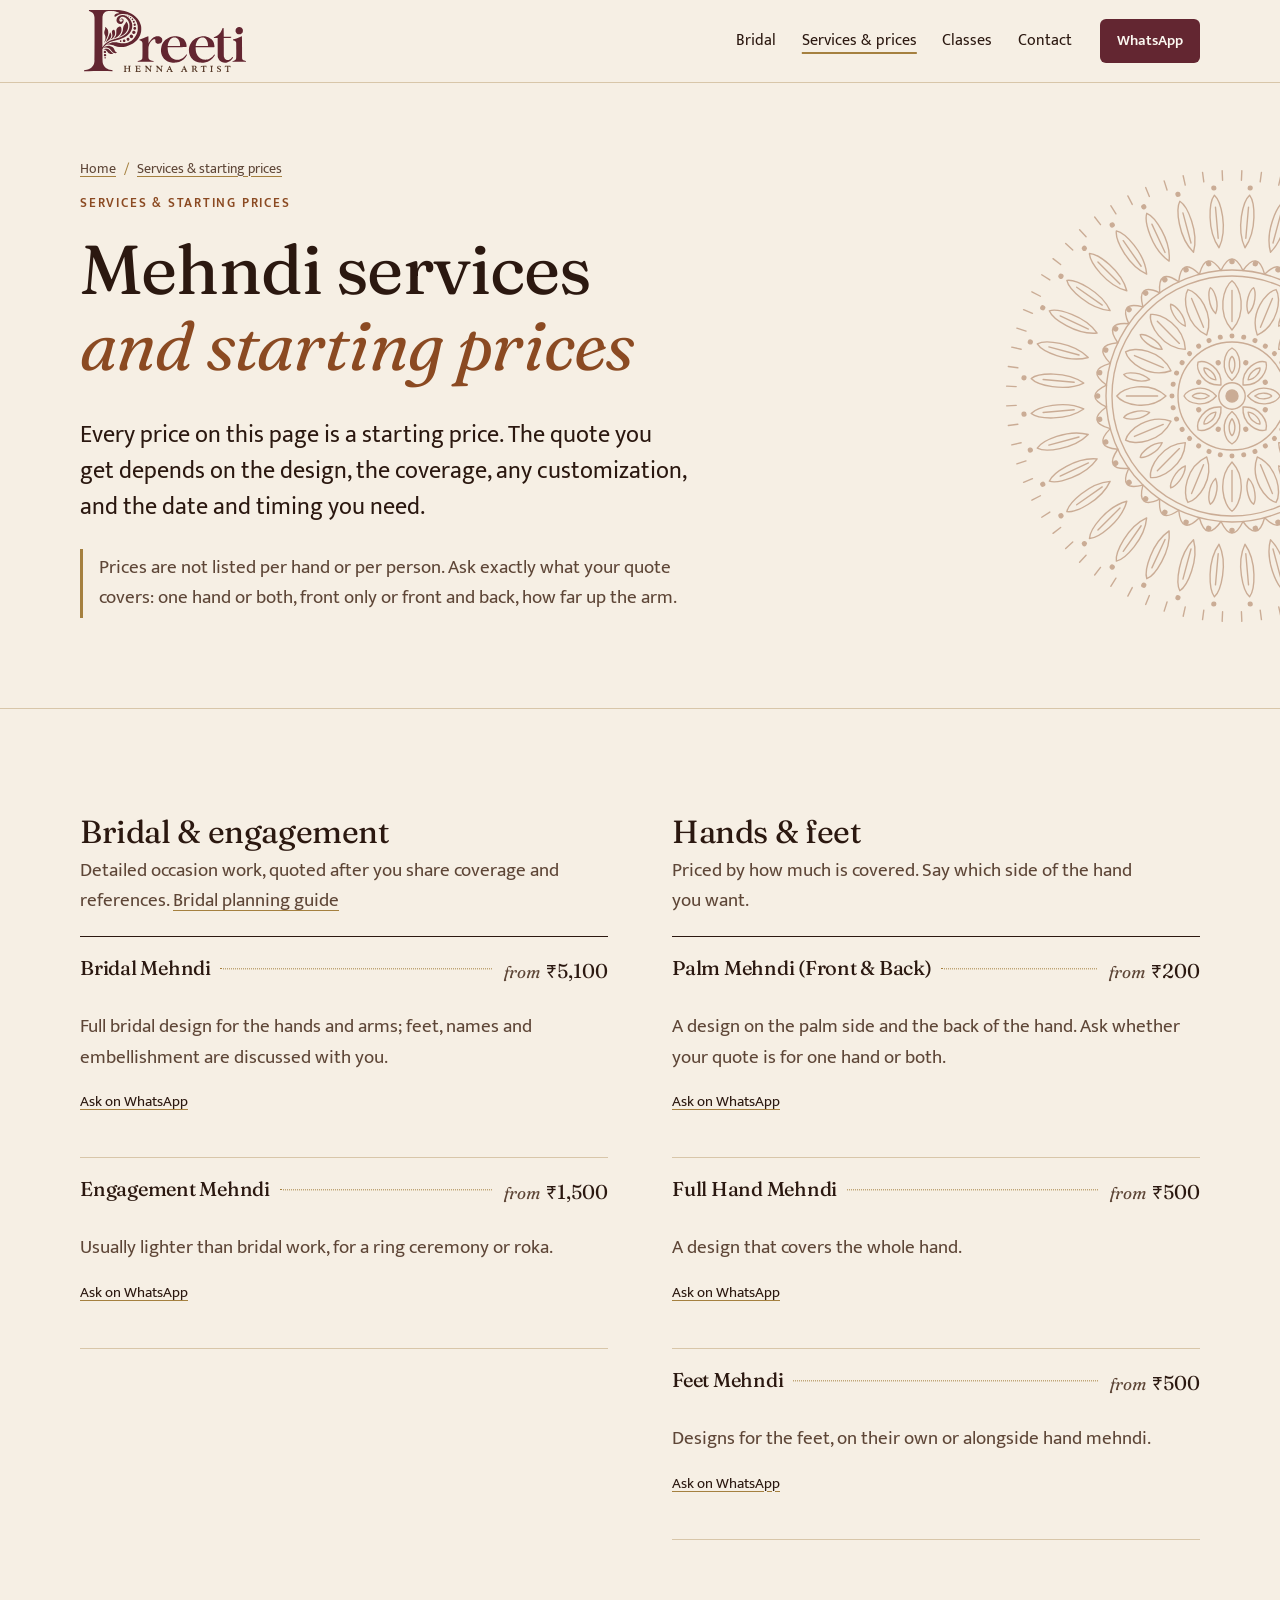
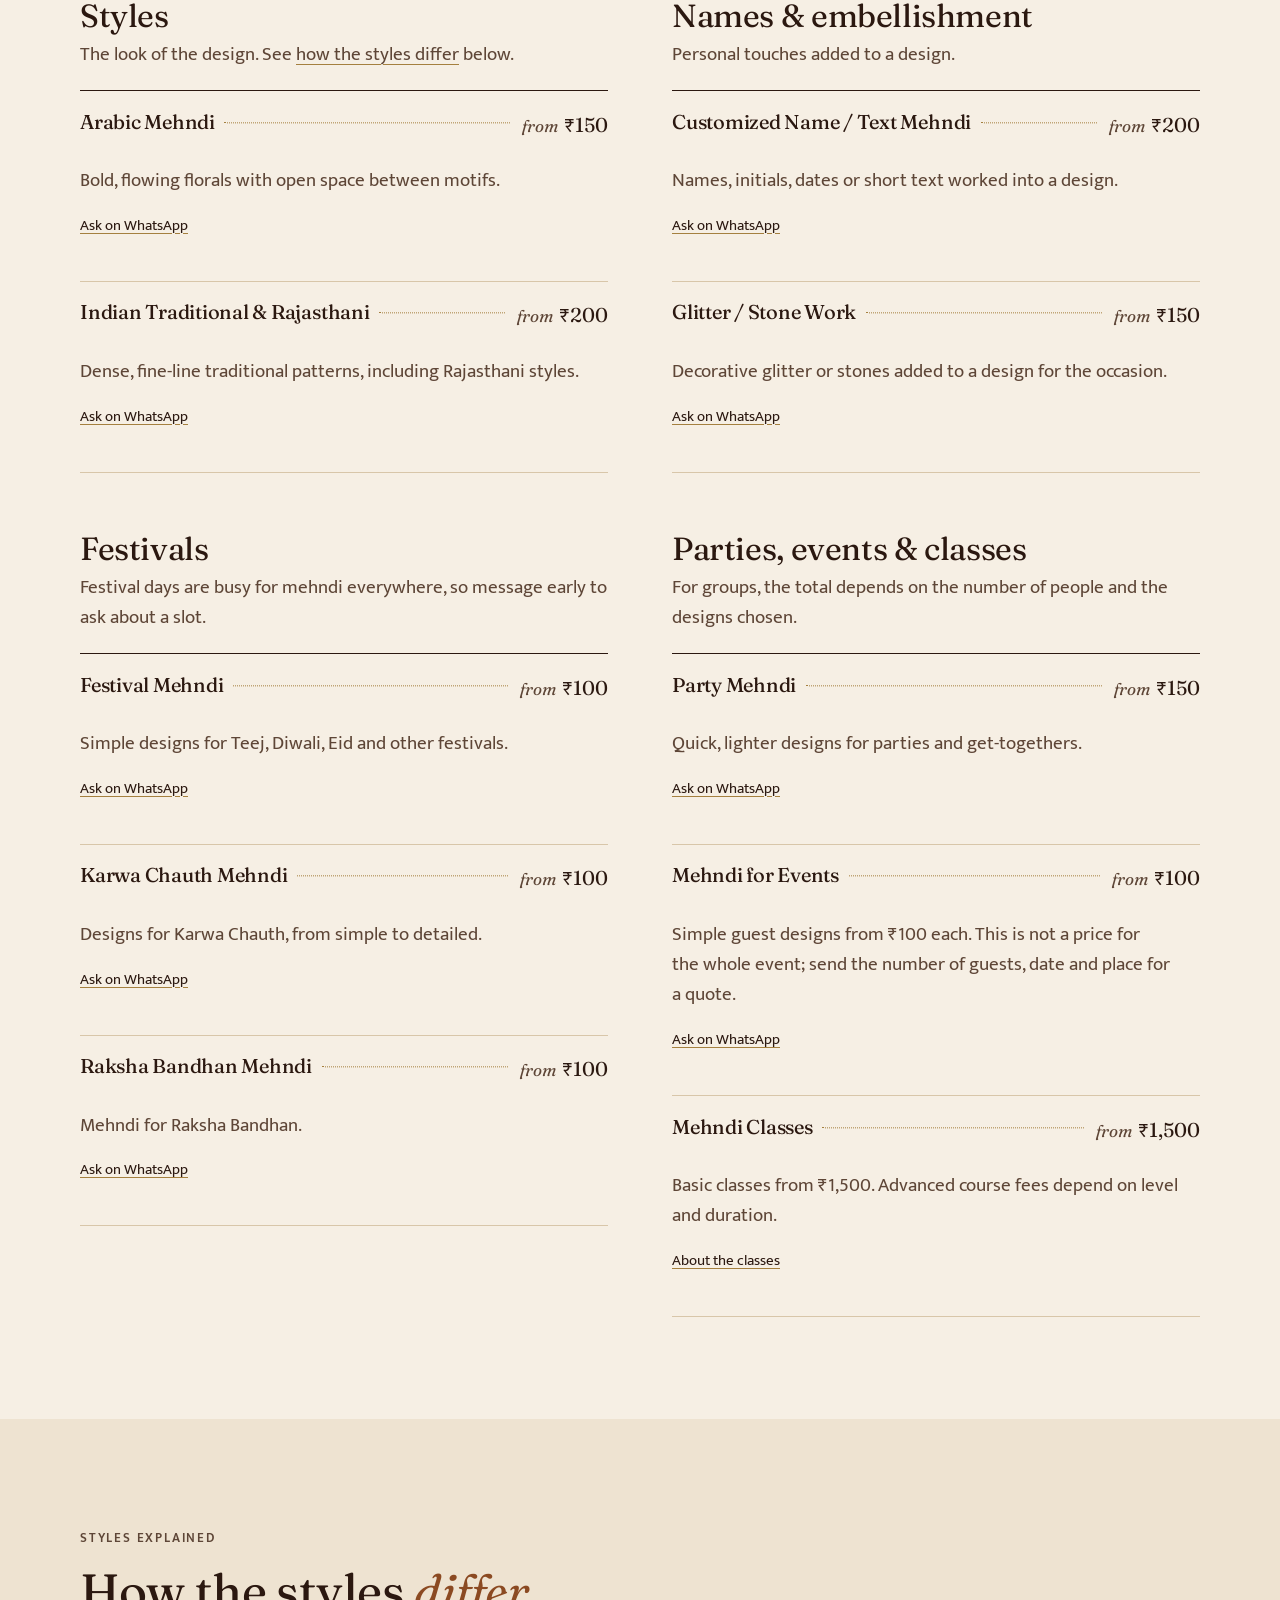
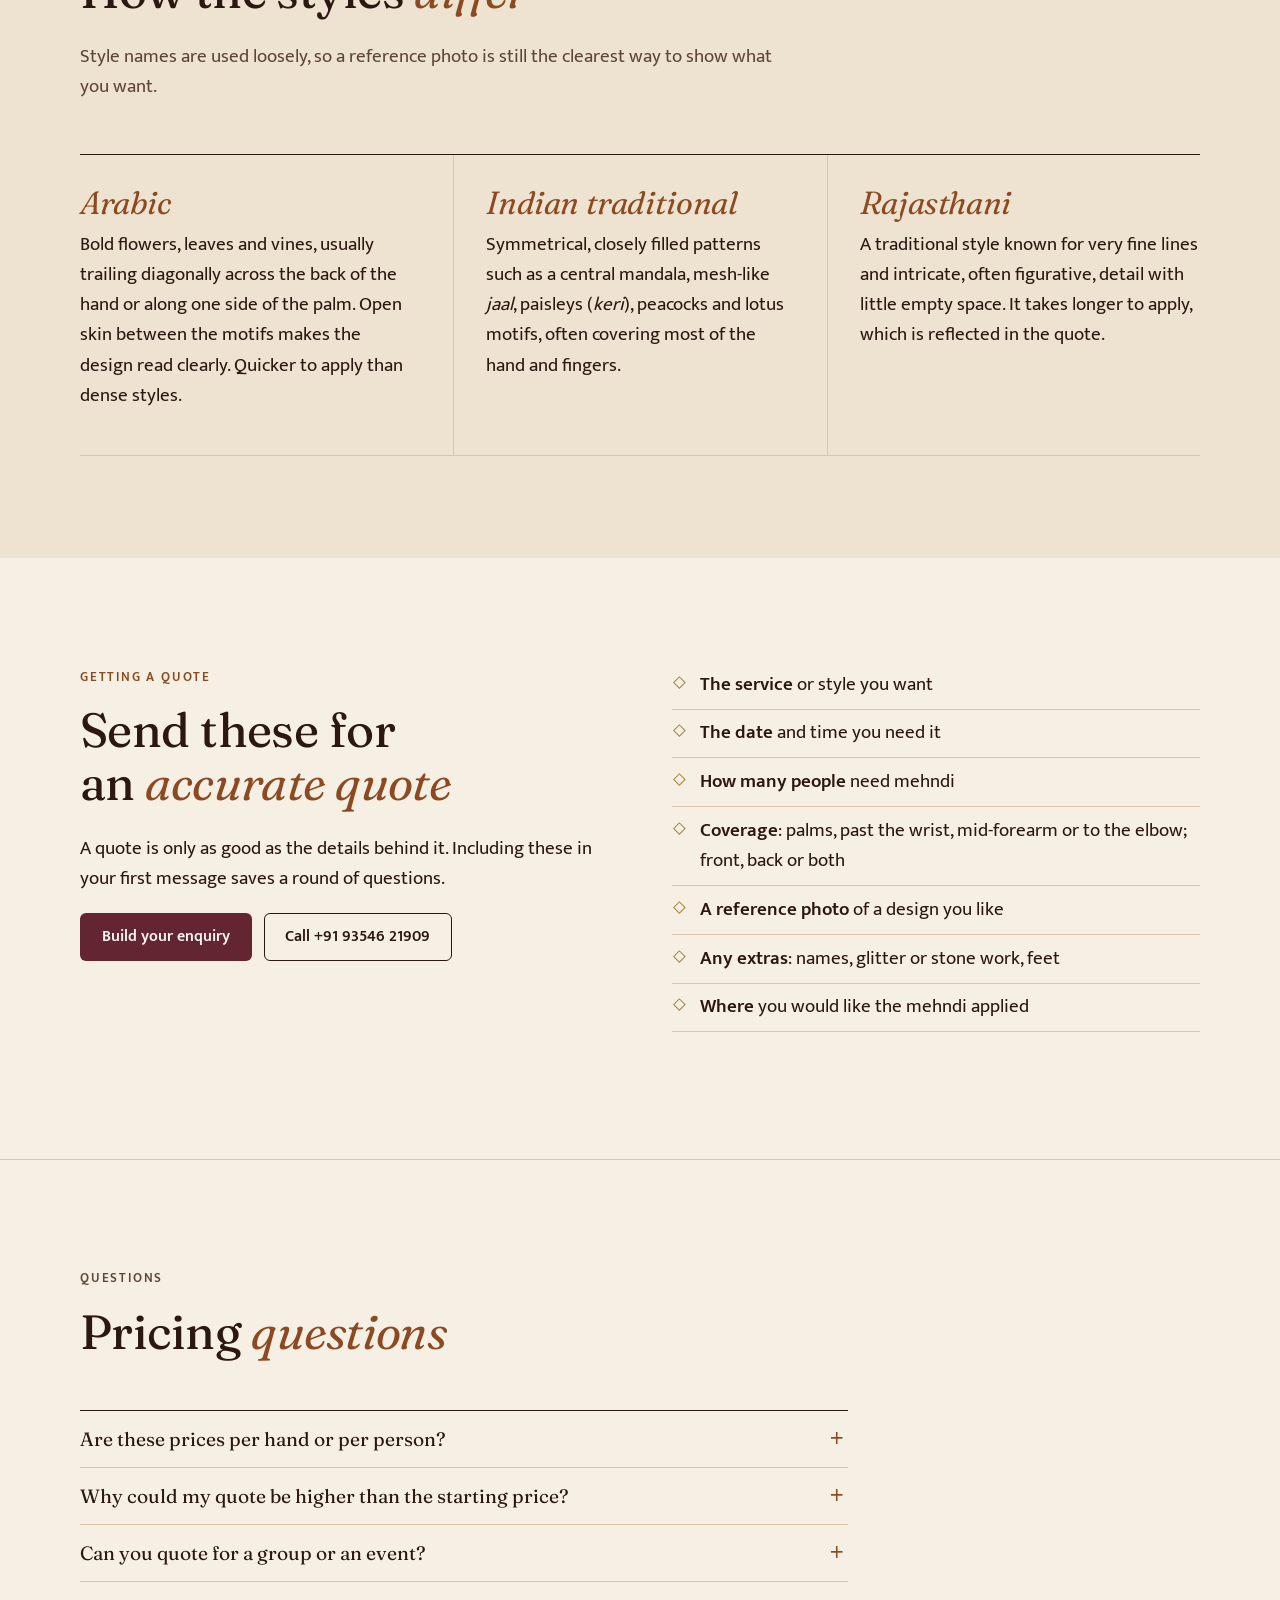
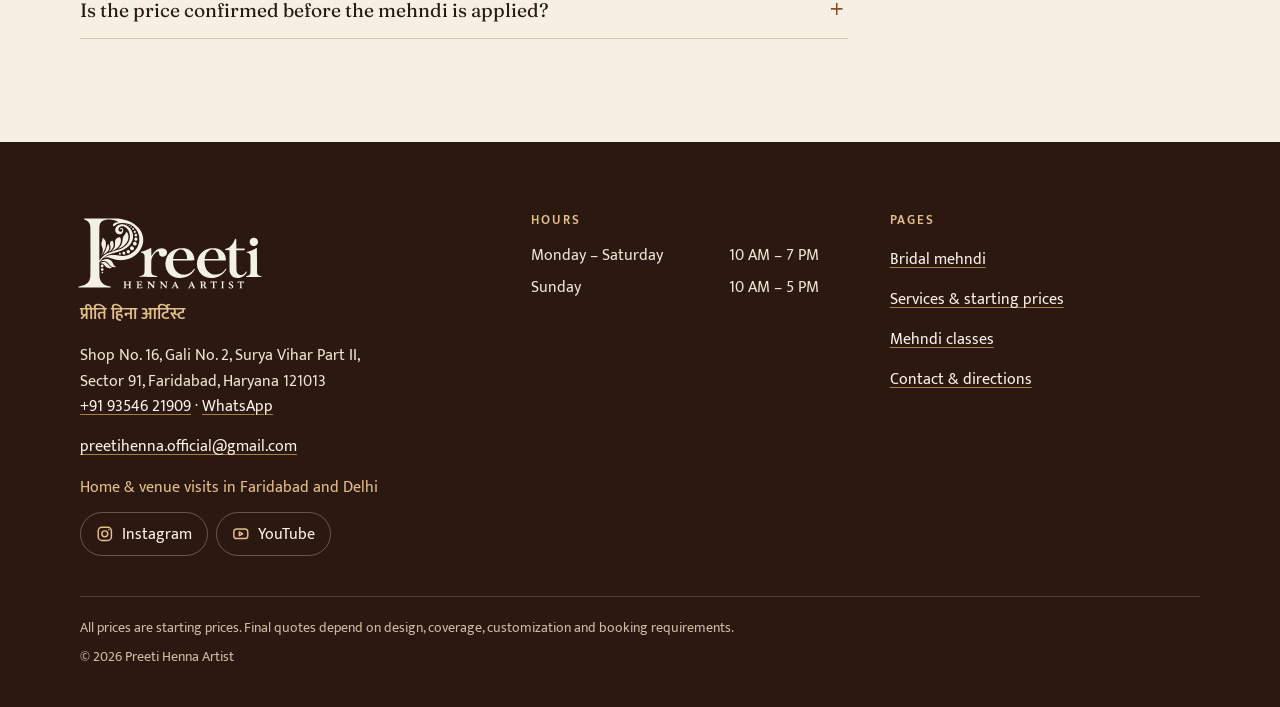
<file: services/index.html>
<!DOCTYPE html>
<html lang="en-IN">
<head>
  <meta charset="utf-8">
  <meta name="viewport" content="width=device-width, initial-scale=1">
  <title>Mehndi Services &amp; Starting Prices | Preeti Henna Artist, Faridabad</title>
  <meta name="description" content="Starting prices for bridal, engagement, Arabic, traditional, palm, feet, name, glitter, festival and party mehndi in Sector 91, Faridabad, and what changes a quote.">
  <link rel="canonical" href="https://preetihennaartist.in/services/">
  <meta http-equiv="Content-Security-Policy" content="default-src 'self'; script-src 'self'; style-src 'self'; img-src 'self' data:; font-src 'self'; connect-src 'self'; object-src 'none'; base-uri 'self'; form-action 'none'">
  <meta name="referrer" content="strict-origin-when-cross-origin">
  <meta name="theme-color" content="#f6efe4">
  <meta name="format-detection" content="telephone=no">
  <link rel="icon" href="/favicon.ico" sizes="32x32">
  <link rel="icon" href="/favicon.svg" type="image/svg+xml">
  <link rel="apple-touch-icon" href="/apple-touch-icon.png">
  <link rel="manifest" href="/site.webmanifest">
  <link rel="preload" href="/assets/fonts/fraunces-latin-wght-normal.woff2" as="font" type="font/woff2" crossorigin>
  <link rel="preload" href="/assets/fonts/mukta-latin-400-normal.woff2" as="font" type="font/woff2" crossorigin>
  <link rel="stylesheet" href="/assets/css/style.css">
  <script src="/assets/js/site.js" defer></script>
  <meta property="og:type" content="website">
  <meta property="og:site_name" content="Preeti Henna Artist">
  <meta property="og:locale" content="en_IN">
  <meta property="og:title" content="Mehndi Services &amp; Starting Prices | Preeti Henna Artist">
  <meta property="og:description" content="Starting prices for bridal, Arabic, traditional, festival and party mehndi in Sector 91, Faridabad.">
  <meta property="og:url" content="https://preetihennaartist.in/services/">
  <meta property="og:image" content="https://preetihennaartist.in/assets/img/preeti-henna-artist-share.jpg">
  <meta property="og:image:width" content="1200">
  <meta property="og:image:height" content="630">
  <meta property="og:image:alt" content="Preeti Henna Artist logo beside bridal mehndi on both arms">
  <meta name="twitter:card" content="summary_large_image">
  <meta name="twitter:title" content="Mehndi Services &amp; Starting Prices | Preeti Henna Artist">
  <meta name="twitter:description" content="Starting prices for bridal, Arabic, traditional, festival and party mehndi in Sector 91, Faridabad.">
  <meta name="twitter:image" content="https://preetihennaartist.in/assets/img/preeti-henna-artist-share.jpg">
  <meta name="twitter:image:alt" content="Preeti Henna Artist logo beside bridal mehndi on both arms">
  <script type="application/ld+json">
  {
    "@context": "https://schema.org",
    "@graph": [
      {
        "@type": "HealthAndBeautyBusiness",
        "@id": "https://preetihennaartist.in/#business",
        "name": "Preeti Henna Artist",
        "url": "https://preetihennaartist.in/",
        "telephone": "+91 93546 21909",
        "address": {
          "@type": "PostalAddress",
          "streetAddress": "Shop No. 16, Gali No. 2, Surya Vihar Part II, Sector 91",
          "addressLocality": "Faridabad",
          "addressRegion": "Haryana",
          "postalCode": "121013",
          "addressCountry": "IN"
        },
        "hasOfferCatalog": {
          "@type": "OfferCatalog",
          "name": "Mehndi services (starting prices)",
          "itemListElement": [
            { "@type": "Offer", "itemOffered": { "@type": "Service", "name": "Bridal Mehndi" }, "priceSpecification": { "@type": "PriceSpecification", "minPrice": 5100, "priceCurrency": "INR" } },
            { "@type": "Offer", "itemOffered": { "@type": "Service", "name": "Engagement Mehndi" }, "priceSpecification": { "@type": "PriceSpecification", "minPrice": 1500, "priceCurrency": "INR" } },
            { "@type": "Offer", "itemOffered": { "@type": "Service", "name": "Arabic Mehndi" }, "priceSpecification": { "@type": "PriceSpecification", "minPrice": 150, "priceCurrency": "INR" } },
            { "@type": "Offer", "itemOffered": { "@type": "Service", "name": "Palm Mehndi (Front & Back)" }, "priceSpecification": { "@type": "PriceSpecification", "minPrice": 200, "priceCurrency": "INR" } },
            { "@type": "Offer", "itemOffered": { "@type": "Service", "name": "Feet Mehndi" }, "priceSpecification": { "@type": "PriceSpecification", "minPrice": 500, "priceCurrency": "INR" } },
            { "@type": "Offer", "itemOffered": { "@type": "Service", "name": "Customized Name / Text Mehndi" }, "priceSpecification": { "@type": "PriceSpecification", "minPrice": 200, "priceCurrency": "INR" } },
            { "@type": "Offer", "itemOffered": { "@type": "Service", "name": "Glitter / Stone Work" }, "priceSpecification": { "@type": "PriceSpecification", "minPrice": 150, "priceCurrency": "INR" } },
            { "@type": "Offer", "itemOffered": { "@type": "Service", "name": "Full Hand Mehndi" }, "priceSpecification": { "@type": "PriceSpecification", "minPrice": 500, "priceCurrency": "INR" } },
            { "@type": "Offer", "itemOffered": { "@type": "Service", "name": "Indian Traditional & Rajasthani Mehndi" }, "priceSpecification": { "@type": "PriceSpecification", "minPrice": 200, "priceCurrency": "INR" } },
            { "@type": "Offer", "itemOffered": { "@type": "Service", "name": "Festival Mehndi" }, "priceSpecification": { "@type": "PriceSpecification", "minPrice": 100, "priceCurrency": "INR" } },
            { "@type": "Offer", "itemOffered": { "@type": "Service", "name": "Karwa Chauth Mehndi" }, "priceSpecification": { "@type": "PriceSpecification", "minPrice": 100, "priceCurrency": "INR" } },
            { "@type": "Offer", "itemOffered": { "@type": "Service", "name": "Raksha Bandhan Mehndi" }, "priceSpecification": { "@type": "PriceSpecification", "minPrice": 100, "priceCurrency": "INR" } },
            { "@type": "Offer", "itemOffered": { "@type": "Service", "name": "Party Mehndi" }, "priceSpecification": { "@type": "PriceSpecification", "minPrice": 150, "priceCurrency": "INR" } },
            { "@type": "Offer", "itemOffered": { "@type": "Service", "name": "Mehndi for Events (per guest design)" }, "priceSpecification": { "@type": "PriceSpecification", "minPrice": 100, "priceCurrency": "INR" } },
            { "@type": "Offer", "itemOffered": { "@type": "Service", "name": "Basic Mehndi Class" }, "priceSpecification": { "@type": "PriceSpecification", "minPrice": 1500, "priceCurrency": "INR" } }
          ]
        }
      },
      {
        "@type": "BreadcrumbList",
        "itemListElement": [
          { "@type": "ListItem", "position": 1, "name": "Home", "item": "https://preetihennaartist.in/" },
          { "@type": "ListItem", "position": 2, "name": "Services & starting prices", "item": "https://preetihennaartist.in/services/" }
        ]
      }
    ]
  }
  </script>
</head>
<body>
  <a class="skip-link" href="#main">Skip to content</a>

  <header class="site-header">
    <div class="wrap header-inner">
      <a class="brand" href="/">
        <img class="brand-logo" src="/assets/brand/logo-primary.svg" alt="Preeti Henna Artist home" width="1561" height="640">
      </a>
      <button class="menu-toggle" type="button" popovertarget="site-nav" aria-controls="site-nav">
        <svg viewBox="0 0 24 24" fill="none" stroke="currentColor" stroke-width="2" stroke-linecap="round" aria-hidden="true" focusable="false"><path d="M3 6h18M3 12h18M3 18h18"/></svg>
        Menu
      </button>
      <nav class="site-nav" id="site-nav" popover aria-label="Main">
        <button class="menu-close" type="button" popovertarget="site-nav" popovertargetaction="hide">Close</button>
        <ul>
          <li><a href="/bridal-mehndi/">Bridal</a></li>
          <li><a href="/services/" aria-current="page">Services &amp; prices</a></li>
          <li><a href="/mehndi-classes/">Classes</a></li>
          <li><a href="/contact/">Contact</a></li>
        </ul>
        <a class="btn btn-primary btn-small nav-cta" href="https://wa.me/919354621909?text=Hello%20Preeti%20Henna%20Artist%2C%20I%20would%20like%20to%20ask%20about%20mehndi.%0AService%3A%0ADate%3A" target="_blank" rel="noopener">WhatsApp</a>
      </nav>
    </div>
  </header>

  <main id="main">
    <div class="page-intro">
      <img class="hero-art" src="/assets/img/mandala.svg" alt="" width="400" height="400">
      <div class="wrap hero-inner">
        <nav class="breadcrumbs" aria-label="Breadcrumb">
          <ol>
            <li><a href="/">Home</a></li>
            <li><a href="/services/" aria-current="page">Services &amp; starting prices</a></li>
          </ol>
        </nav>
        <p class="eyebrow">Services &amp; starting prices</p>
        <h1>Mehndi services <em>and starting prices</em></h1>
        <p class="lead">Every price on this page is a starting price. The quote you get depends on the design, the coverage, any customization, and the date and timing you need.</p>
        <p class="price-note">Prices are not listed per hand or per person. Ask exactly what your quote covers: one hand or both, front only or front and back, how far up the arm.</p>
      </div>
    </div>

    <section class="section" aria-labelledby="rates-title">
      <div class="wrap">
        <h2 id="rates-title" class="visually-hidden">Price list</h2>
        <div class="rate-columns">
          <section class="rate-group" aria-labelledby="g-bridal">
            <h3 id="g-bridal">Bridal &amp; engagement</h3>
            <p>Detailed occasion work, quoted after you share coverage and references. <a href="/bridal-mehndi/">Bridal planning guide</a></p>
            <ul class="rate-list">
              <li class="rate-item" data-service="bridal">
                <div class="rate-head"><h4 class="rate-name">Bridal Mehndi</h4></div>
                <p class="rate-price"><span class="from">from</span> ₹5,100</p>
                <p class="rate-desc">Full bridal design for the hands and arms; feet, names and embellishment are discussed with you.</p>
                <p class="rate-meta"><a href="https://wa.me/919354621909?text=Hello%20Preeti%20Henna%20Artist%2C%20I%20would%20like%20to%20ask%20about%20Bridal%20Mehndi.%0ADate%3A%0ADesign%20ideas%3A" target="_blank" rel="noopener">Ask <span class="visually-hidden">about Bridal Mehndi</span> on WhatsApp</a></p>
              </li>
              <li class="rate-item" data-service="engagement">
                <div class="rate-head"><h4 class="rate-name">Engagement Mehndi</h4></div>
                <p class="rate-price"><span class="from">from</span> ₹1,500</p>
                <p class="rate-desc">Usually lighter than bridal work, for a ring ceremony or roka.</p>
                <p class="rate-meta"><a href="https://wa.me/919354621909?text=Hello%20Preeti%20Henna%20Artist%2C%20I%20would%20like%20to%20ask%20about%20Engagement%20Mehndi.%0ADate%3A%0ADesign%20ideas%3A" target="_blank" rel="noopener">Ask <span class="visually-hidden">about Engagement Mehndi</span> on WhatsApp</a></p>
              </li>
            </ul>
          </section>

          <section class="rate-group" aria-labelledby="g-hands">
            <h3 id="g-hands">Hands &amp; feet</h3>
            <p>Priced by how much is covered. Say which side of the hand you want.</p>
            <ul class="rate-list">
              <li class="rate-item" data-service="palm">
                <div class="rate-head"><h4 class="rate-name">Palm Mehndi (Front &amp; Back)</h4></div>
                <p class="rate-price"><span class="from">from</span> ₹200</p>
                <p class="rate-desc">A design on the palm side and the back of the hand. Ask whether your quote is for one hand or both.</p>
                <p class="rate-meta"><a href="https://wa.me/919354621909?text=Hello%20Preeti%20Henna%20Artist%2C%20I%20would%20like%20to%20ask%20about%20Palm%20Mehndi%20(Front%20%26%20Back).%0ADate%3A%0ADesign%20ideas%3A" target="_blank" rel="noopener">Ask <span class="visually-hidden">about Palm Mehndi</span> on WhatsApp</a></p>
              </li>
              <li class="rate-item" data-service="full-hand">
                <div class="rate-head"><h4 class="rate-name">Full Hand Mehndi</h4></div>
                <p class="rate-price"><span class="from">from</span> ₹500</p>
                <p class="rate-desc">A design that covers the whole hand.</p>
                <p class="rate-meta"><a href="https://wa.me/919354621909?text=Hello%20Preeti%20Henna%20Artist%2C%20I%20would%20like%20to%20ask%20about%20Full%20Hand%20Mehndi.%0ADate%3A%0ADesign%20ideas%3A" target="_blank" rel="noopener">Ask <span class="visually-hidden">about Full Hand Mehndi</span> on WhatsApp</a></p>
              </li>
              <li class="rate-item" data-service="feet">
                <div class="rate-head"><h4 class="rate-name">Feet Mehndi</h4></div>
                <p class="rate-price"><span class="from">from</span> ₹500</p>
                <p class="rate-desc">Designs for the feet, on their own or alongside hand mehndi.</p>
                <p class="rate-meta"><a href="https://wa.me/919354621909?text=Hello%20Preeti%20Henna%20Artist%2C%20I%20would%20like%20to%20ask%20about%20Feet%20Mehndi.%0ADate%3A%0ADesign%20ideas%3A" target="_blank" rel="noopener">Ask <span class="visually-hidden">about Feet Mehndi</span> on WhatsApp</a></p>
              </li>
            </ul>
          </section>

          <section class="rate-group" aria-labelledby="g-styles">
            <h3 id="g-styles">Styles</h3>
            <p>The look of the design. See <a href="#styles-title">how the styles differ</a> below.</p>
            <ul class="rate-list">
              <li class="rate-item" data-service="arabic">
                <div class="rate-head"><h4 class="rate-name">Arabic Mehndi</h4></div>
                <p class="rate-price"><span class="from">from</span> ₹150</p>
                <p class="rate-desc">Bold, flowing florals with open space between motifs.</p>
                <p class="rate-meta"><a href="https://wa.me/919354621909?text=Hello%20Preeti%20Henna%20Artist%2C%20I%20would%20like%20to%20ask%20about%20Arabic%20Mehndi.%0ADate%3A%0ADesign%20ideas%3A" target="_blank" rel="noopener">Ask <span class="visually-hidden">about Arabic Mehndi</span> on WhatsApp</a></p>
              </li>
              <li class="rate-item" data-service="traditional">
                <div class="rate-head"><h4 class="rate-name">Indian Traditional &amp; Rajasthani</h4></div>
                <p class="rate-price"><span class="from">from</span> ₹200</p>
                <p class="rate-desc">Dense, fine-line traditional patterns, including Rajasthani styles.</p>
                <p class="rate-meta"><a href="https://wa.me/919354621909?text=Hello%20Preeti%20Henna%20Artist%2C%20I%20would%20like%20to%20ask%20about%20Indian%20Traditional%20%2F%20Rajasthani%20Mehndi.%0ADate%3A%0ADesign%20ideas%3A" target="_blank" rel="noopener">Ask <span class="visually-hidden">about Indian Traditional and Rajasthani Mehndi</span> on WhatsApp</a></p>
              </li>
            </ul>
          </section>

          <section class="rate-group" aria-labelledby="g-personal">
            <h3 id="g-personal">Names &amp; embellishment</h3>
            <p>Personal touches added to a design.</p>
            <ul class="rate-list">
              <li class="rate-item" data-service="name">
                <div class="rate-head"><h4 class="rate-name">Customized Name / Text Mehndi</h4></div>
                <p class="rate-price"><span class="from">from</span> ₹200</p>
                <p class="rate-desc">Names, initials, dates or short text worked into a design.</p>
                <p class="rate-meta"><a href="https://wa.me/919354621909?text=Hello%20Preeti%20Henna%20Artist%2C%20I%20would%20like%20to%20ask%20about%20Customized%20Name%20%2F%20Text%20Mehndi.%0ADate%3A%0ADesign%20ideas%3A" target="_blank" rel="noopener">Ask <span class="visually-hidden">about name or text mehndi</span> on WhatsApp</a></p>
              </li>
              <li class="rate-item" data-service="glitter">
                <div class="rate-head"><h4 class="rate-name">Glitter / Stone Work</h4></div>
                <p class="rate-price"><span class="from">from</span> ₹150</p>
                <p class="rate-desc">Decorative glitter or stones added to a design for the occasion.</p>
                <p class="rate-meta"><a href="https://wa.me/919354621909?text=Hello%20Preeti%20Henna%20Artist%2C%20I%20would%20like%20to%20ask%20about%20Glitter%20%2F%20Stone%20Work.%0ADate%3A%0ADesign%20ideas%3A" target="_blank" rel="noopener">Ask <span class="visually-hidden">about glitter or stone work</span> on WhatsApp</a></p>
              </li>
            </ul>
          </section>

          <section class="rate-group" aria-labelledby="g-festivals">
            <h3 id="g-festivals">Festivals</h3>
            <p>Festival days are busy for mehndi everywhere, so message early to ask about a slot.</p>
            <ul class="rate-list">
              <li class="rate-item" data-service="festival">
                <div class="rate-head"><h4 class="rate-name">Festival Mehndi</h4></div>
                <p class="rate-price"><span class="from">from</span> ₹100</p>
                <p class="rate-desc">Simple designs for Teej, Diwali, Eid and other festivals.</p>
                <p class="rate-meta"><a href="https://wa.me/919354621909?text=Hello%20Preeti%20Henna%20Artist%2C%20I%20would%20like%20to%20ask%20about%20Festival%20Mehndi.%0ADate%3A%0ADesign%20ideas%3A" target="_blank" rel="noopener">Ask <span class="visually-hidden">about Festival Mehndi</span> on WhatsApp</a></p>
              </li>
              <li class="rate-item" data-service="karwa">
                <div class="rate-head"><h4 class="rate-name">Karwa Chauth Mehndi</h4></div>
                <p class="rate-price"><span class="from">from</span> ₹100</p>
                <p class="rate-desc">Designs for Karwa Chauth, from simple to detailed.</p>
                <p class="rate-meta"><a href="https://wa.me/919354621909?text=Hello%20Preeti%20Henna%20Artist%2C%20I%20would%20like%20to%20ask%20about%20Karwa%20Chauth%20Mehndi.%0ADate%3A%0ADesign%20ideas%3A" target="_blank" rel="noopener">Ask <span class="visually-hidden">about Karwa Chauth Mehndi</span> on WhatsApp</a></p>
              </li>
              <li class="rate-item" data-service="rakhi">
                <div class="rate-head"><h4 class="rate-name">Raksha Bandhan Mehndi</h4></div>
                <p class="rate-price"><span class="from">from</span> ₹100</p>
                <p class="rate-desc">Mehndi for Raksha Bandhan.</p>
                <p class="rate-meta"><a href="https://wa.me/919354621909?text=Hello%20Preeti%20Henna%20Artist%2C%20I%20would%20like%20to%20ask%20about%20Raksha%20Bandhan%20Mehndi.%0ADate%3A%0ADesign%20ideas%3A" target="_blank" rel="noopener">Ask <span class="visually-hidden">about Raksha Bandhan Mehndi</span> on WhatsApp</a></p>
              </li>
            </ul>
          </section>

          <section class="rate-group" aria-labelledby="g-events">
            <h3 id="g-events">Parties, events &amp; classes</h3>
            <p>For groups, the total depends on the number of people and the designs chosen.</p>
            <ul class="rate-list">
              <li class="rate-item" data-service="party">
                <div class="rate-head"><h4 class="rate-name">Party Mehndi</h4></div>
                <p class="rate-price"><span class="from">from</span> ₹150</p>
                <p class="rate-desc">Quick, lighter designs for parties and get-togethers.</p>
                <p class="rate-meta"><a href="https://wa.me/919354621909?text=Hello%20Preeti%20Henna%20Artist%2C%20I%20would%20like%20to%20ask%20about%20Party%20Mehndi.%0ADate%3A%0ADesign%20ideas%3A" target="_blank" rel="noopener">Ask <span class="visually-hidden">about Party Mehndi</span> on WhatsApp</a></p>
              </li>
              <li class="rate-item" data-service="events">
                <div class="rate-head"><h4 class="rate-name">Mehndi for Events</h4></div>
                <p class="rate-price"><span class="from">from</span> ₹100</p>
                <p class="rate-desc">Simple guest designs from ₹100 each. This is not a price for the whole event; send the number of guests, date and place for a quote.</p>
                <p class="rate-meta"><a href="https://wa.me/919354621909?text=Hello%20Preeti%20Henna%20Artist%2C%20I%20would%20like%20to%20ask%20about%20mehndi%20for%20an%20event.%0ADate%3A%0ANumber%20of%20guests%3A%0APlace%3A" target="_blank" rel="noopener">Ask <span class="visually-hidden">about event mehndi</span> on WhatsApp</a></p>
              </li>
              <li class="rate-item" data-service="classes">
                <div class="rate-head"><h4 class="rate-name">Mehndi Classes</h4></div>
                <p class="rate-price"><span class="from">from</span> ₹1,500</p>
                <p class="rate-desc">Basic classes from ₹1,500. Advanced course fees depend on level and duration.</p>
                <p class="rate-meta"><a href="/mehndi-classes/">About the classes</a></p>
              </li>
            </ul>
          </section>
        </div>
      </div>
    </section>

    <section class="section section--deep" aria-labelledby="styles-title">
      <div class="wrap">
        <div class="section-head">
          <p class="eyebrow">Styles explained</p>
          <h2 id="styles-title">How the styles <em>differ</em></h2>
          <p>Style names are used loosely, so a reference photo is still the clearest way to show what you want.</p>
        </div>
        <div class="styles">
          <article class="style">
            <h3>Arabic</h3>
            <p>Bold flowers, leaves and vines, usually trailing diagonally across the back of the hand or along one side of the palm. Open skin between the motifs makes the design read clearly. Quicker to apply than dense styles.</p>
          </article>
          <article class="style">
            <h3>Indian traditional</h3>
            <p>Symmetrical, closely filled patterns such as a central mandala, mesh-like <i>jaal</i>, paisleys (<i>keri</i>), peacocks and lotus motifs, often covering most of the hand and fingers.</p>
          </article>
          <article class="style">
            <h3>Rajasthani</h3>
            <p>A traditional style known for very fine lines and intricate, often figurative, detail with little empty space. It takes longer to apply, which is reflected in the quote.</p>
          </article>
        </div>
      </div>
    </section>

    <section class="section" aria-labelledby="quote-title">
      <div class="wrap split split--even">
        <div>
          <p class="eyebrow">Getting a quote</p>
          <h2 id="quote-title">Send these for an <em>accurate quote</em></h2>
          <p>A quote is only as good as the details behind it. Including these in your first message saves a round of questions.</p>
          <div class="btn-row">
            <a class="btn btn-primary" href="/contact/#enquire">Build your enquiry</a>
            <a class="btn btn-ghost" href="tel:+919354621909">Call&nbsp;+91&nbsp;93546&nbsp;21909</a>
          </div>
        </div>
        <ul class="checklist">
          <li><strong>The service</strong> or style you want</li>
          <li><strong>The date</strong> and time you need it</li>
          <li><strong>How many people</strong> need mehndi</li>
          <li><strong>Coverage</strong>: palms, past the wrist, mid-forearm or to the elbow; front, back or both</li>
          <li><strong>A reference photo</strong> of a design you like</li>
          <li><strong>Any extras</strong>: names, glitter or stone work, feet</li>
          <li><strong>Where</strong> you would like the mehndi applied</li>
        </ul>
      </div>
    </section>

    <section class="section section--rule" aria-labelledby="faq-title">
      <div class="wrap">
        <div class="section-head">
          <p class="eyebrow">Questions</p>
          <h2 id="faq-title">Pricing <em>questions</em></h2>
        </div>
        <div class="faq">
          <details>
            <summary>Are these prices per hand or per person?</summary>
            <div class="answer"><p>The prices are starting prices for each service. They are not stated per hand or per person, so ask what your quote includes: one hand or both, front only or front and back.</p></div>
          </details>
          <details>
            <summary>Why could my quote be higher than the starting price?</summary>
            <div class="answer"><p>Denser designs, more coverage, feet, names and glitter or stone work all add time. The date and timing you need can also affect the quote.</p></div>
          </details>
          <details>
            <summary>Can you quote for a group or an event?</summary>
            <div class="answer"><p>Yes. Send the number of people, the date, the place and the kind of designs you have in mind. Simple guest designs start from ₹100 each; the total depends on the number of guests and designs.</p></div>
          </details>
          <details>
            <summary>Is the price confirmed before the mehndi is applied?</summary>
            <div class="answer"><p>Yes. Preeti confirms the final price and what it covers on WhatsApp before your appointment. For bookings, half the amount is paid in advance to hold the date.</p></div>
          </details>
        </div>
      </div>
    </section>
  </main>

  <footer class="site-footer">
    <div class="wrap">
      <div class="footer-grid">
        <div data-nap>
          <p class="footer-name"><img src="/assets/brand/logo-ivory.svg" alt="Preeti Henna Artist" width="1561" height="640"></p>
          <p class="footer-hi" lang="hi">प्रीति हिना आर्टिस्ट</p>
          <address>
            Shop No. 16, Gali No. 2, Surya Vihar Part II,<br>
            Sector 91, Faridabad, Haryana 121013
          </address>
          <p><a href="tel:+919354621909">+91&nbsp;93546&nbsp;21909</a> · <a href="https://wa.me/919354621909?text=Hello%20Preeti%20Henna%20Artist%2C%20I%20would%20like%20to%20ask%20about%20mehndi.%0AService%3A%0ADate%3A" target="_blank" rel="noopener">WhatsApp</a></p>
          <p><a href="mailto:preetihenna.official@gmail.com">preetihenna.official@gmail.com</a></p>
          <p class="footer-areas">Home &amp; venue visits in Faridabad and Delhi</p>
          <ul class="footer-social">
            <li><a href="https://www.instagram.com/preetihenna_artist__/" target="_blank" rel="noopener"><svg viewBox="0 0 24 24" fill="none" stroke="currentColor" stroke-width="2" stroke-linecap="round" stroke-linejoin="round" aria-hidden="true" focusable="false"><rect x="3" y="3" width="18" height="18" rx="5"/><circle cx="12" cy="12" r="4"/><path d="M17.5 6.5h.01"/></svg>Instagram</a></li>
            <li><a href="https://www.youtube.com/@preetikushwaha6807" target="_blank" rel="noopener"><svg viewBox="0 0 24 24" fill="none" stroke="currentColor" stroke-width="2" stroke-linecap="round" stroke-linejoin="round" aria-hidden="true" focusable="false"><rect x="2.5" y="5.5" width="19" height="13" rx="4"/><path d="m10 9.5 4.5 2.5-4.5 2.5z"/></svg>YouTube</a></li>
          </ul>
        </div>
        <div>
          <h2>Hours</h2>
          <dl class="footer-hours">
            <div><dt>Monday – Saturday</dt><dd>10 AM – 7 PM</dd></div>
            <div><dt>Sunday</dt><dd>10 AM – 5 PM</dd></div>
          </dl>
        </div>
        <div>
          <h2>Pages</h2>
          <ul class="footer-links">
            <li><a href="/bridal-mehndi/">Bridal mehndi</a></li>
            <li><a href="/services/">Services &amp; starting prices</a></li>
            <li><a href="/mehndi-classes/">Mehndi classes</a></li>
            <li><a href="/contact/">Contact &amp; directions</a></li>
          </ul>
        </div>
      </div>
      <div class="footer-base">
        <p>All prices are starting prices. Final quotes depend on design, coverage, customization and booking requirements.</p>
        <p>© 2026 Preeti Henna Artist</p>
      </div>
    </div>
  </footer>

  <aside class="contact-bar" aria-label="Quick contact">
    <a class="btn btn-ghost" href="tel:+919354621909">
      <svg viewBox="0 0 24 24" fill="none" stroke="currentColor" stroke-width="2" stroke-linecap="round" stroke-linejoin="round" aria-hidden="true" focusable="false"><path d="M22 16.9v3a2 2 0 0 1-2.2 2 19.8 19.8 0 0 1-8.6-3.1 19.5 19.5 0 0 1-6-6A19.8 19.8 0 0 1 2.1 4.2 2 2 0 0 1 4.1 2h3a2 2 0 0 1 2 1.7c.1 1 .4 1.9.7 2.8a2 2 0 0 1-.5 2.1L8.1 9.9a16 16 0 0 0 6 6l1.3-1.3a2 2 0 0 1 2.1-.4c.9.3 1.8.6 2.8.7a2 2 0 0 1 1.7 2z"/></svg>
      Call
    </a>
    <a class="btn btn-primary" href="https://wa.me/919354621909?text=Hello%20Preeti%20Henna%20Artist%2C%20I%20would%20like%20to%20ask%20about%20mehndi.%0AService%3A%0ADate%3A" target="_blank" rel="noopener">
      <svg viewBox="0 0 24 24" fill="none" stroke="currentColor" stroke-width="2" stroke-linecap="round" stroke-linejoin="round" aria-hidden="true" focusable="false"><path d="M21 11.5a8.4 8.4 0 0 1-.9 3.8 8.5 8.5 0 0 1-7.6 4.7 8.4 8.4 0 0 1-3.8-.9L3 21l1.9-5.7a8.4 8.4 0 0 1-.9-3.8 8.5 8.5 0 0 1 4.7-7.6 8.4 8.4 0 0 1 3.8-.9h.5a8.5 8.5 0 0 1 8 8z"/></svg>
      WhatsApp
    </a>
  </aside>
</body>
</html>
</file>
<file: assets/css/style.css>
/* Preeti Henna Artist — site styles
   Palette: warm paper, henna-brown ink, maroon for actions, brass for hairlines only. */

/* ---------- Fonts (self-hosted, SIL OFL; see /assets/fonts/LICENSE-*.txt) ---------- */
@font-face {
  font-family: "Fraunces";
  font-style: normal;
  font-weight: 300 700;
  font-display: swap;
  src: url("/assets/fonts/fraunces-latin-wght-normal.woff2") format("woff2");
  unicode-range: U+0000-00FF, U+0131, U+0152-0153, U+02BB-02BC, U+02C6, U+02DA, U+02DC, U+0304, U+0308, U+0329, U+2000-206F, U+20AC, U+2122, U+2191, U+2193, U+2212, U+2215, U+FEFF, U+FFFD;
}
@font-face {
  font-family: "Fraunces";
  font-style: italic;
  font-weight: 300 700;
  font-display: swap;
  src: url("/assets/fonts/fraunces-latin-wght-italic.woff2") format("woff2");
  unicode-range: U+0000-00FF, U+0131, U+0152-0153, U+02BB-02BC, U+02C6, U+02DA, U+02DC, U+0304, U+0308, U+0329, U+2000-206F, U+20AC, U+2122, U+2191, U+2193, U+2212, U+2215, U+FEFF, U+FFFD;
}
@font-face {
  font-family: "Mukta";
  font-style: normal;
  font-weight: 400;
  font-display: swap;
  src: url("/assets/fonts/mukta-latin-400-normal.woff2") format("woff2");
  unicode-range: U+0000-00FF, U+0131, U+0152-0153, U+02BB-02BC, U+02C6, U+02DA, U+02DC, U+0304, U+0308, U+0329, U+2000-206F, U+20AC, U+2122, U+2191, U+2193, U+2212, U+2215, U+FEFF, U+FFFD;
}
@font-face {
  font-family: "Mukta";
  font-style: normal;
  font-weight: 600;
  font-display: swap;
  src: url("/assets/fonts/mukta-latin-600-normal.woff2") format("woff2");
  unicode-range: U+0000-00FF, U+0131, U+0152-0153, U+02BB-02BC, U+02C6, U+02DA, U+02DC, U+0304, U+0308, U+0329, U+2000-206F, U+20AC, U+2122, U+2191, U+2193, U+2212, U+2215, U+FEFF, U+FFFD;
}
/* Subset: the rupee sign plus the Devanagari words used on the site (मेहंदी, प्रीति हिना आर्टिस्ट). */
@font-face {
  font-family: "Mukta";
  font-style: normal;
  font-weight: 400;
  font-display: swap;
  src: url("/assets/fonts/mukta-devanagari-400-subset.woff2") format("woff2");
  unicode-range: U+0900-097F, U+200C-200D, U+20B9, U+25CC;
}
@font-face {
  font-family: "Mukta";
  font-style: normal;
  font-weight: 600;
  font-display: swap;
  src: url("/assets/fonts/mukta-devanagari-600-subset.woff2") format("woff2");
  unicode-range: U+0900-097F, U+200C-200D, U+20B9, U+25CC;
}

/* ---------- Tokens ---------- */
:root {
  color-scheme: light;

  --paper: #f6efe4;
  --paper-deep: #eee3d1;
  --paper-light: #fbf7f0;
  --ink: #2b1810;
  --ink-muted: #5e4637;
  --henna: #8b4a22;
  --maroon: #632631;
  --maroon-deep: #4c1c25;
  --brass: #a5803f;
  --rule: #d8c6a9;
  --field: #fffaf3;
  --field-border: #a8906f;

  --font-display: "Fraunces", "Mukta", Georgia, "Times New Roman", serif;
  --font-body: "Mukta", "Segoe UI", system-ui, -apple-system, sans-serif;

  --step--1: 0.9rem;
  --step-0: clamp(1.0625rem, 1.02rem + 0.2vw, 1.1875rem);
  --step-1: clamp(1.25rem, 1.15rem + 0.45vw, 1.5rem);
  --step-2: clamp(1.5rem, 1.3rem + 0.9vw, 2rem);
  --step-3: clamp(1.9rem, 1.5rem + 1.9vw, 3rem);
  --step-4: clamp(2.35rem, 1.6rem + 3.4vw, 4.4rem);

  --gutter: clamp(1rem, 4vw, 2.5rem);
  --wrap: 75rem;
  --measure: 38rem;
  --radius: 6px;
  --bar-h: 4.25rem;
}

/* ---------- Base ---------- */
*,
*::before,
*::after { box-sizing: border-box; }

html {
  -webkit-text-size-adjust: 100%;
  text-size-adjust: 100%;
  scroll-padding-top: 1.5rem;
}

body {
  margin: 0;
  background: var(--paper);
  color: var(--ink);
  font-family: var(--font-body);
  font-size: var(--step-0);
  line-height: 1.6;
  text-rendering: optimizeLegibility;
  overflow-wrap: break-word;
}

img,
svg { display: block; max-width: 100%; height: auto; }

h1, h2, h3, h4 {
  font-family: var(--font-display);
  font-weight: 420;
  line-height: 1.1;
  letter-spacing: -0.012em;
  margin: 0 0 0.5em;
  text-wrap: balance;
}
h1 { font-size: var(--step-4); }
h2 { font-size: var(--step-3); }
h3 { font-size: var(--step-1); line-height: 1.25; }
h1 em, h2 em, h3 em { font-style: italic; font-weight: 380; color: var(--henna); }

p, ul, ol, dl, table { margin: 0 0 1em; }
p { text-wrap: pretty; }

a {
  color: inherit;
  text-decoration-line: underline;
  text-decoration-color: var(--brass);
  text-decoration-thickness: 1px;
  text-underline-offset: 0.2em;
}
a:hover { text-decoration-color: currentColor; text-decoration-thickness: 2px; }

:focus-visible {
  outline: 3px solid var(--ink);
  outline-offset: 3px;
  border-radius: 2px;
}

[lang="hi"] { font-family: var(--font-body); font-weight: 600; letter-spacing: 0; }

.visually-hidden {
  position: absolute !important;
  width: 1px; height: 1px;
  padding: 0; margin: -1px;
  overflow: hidden; clip: rect(0 0 0 0);
  white-space: nowrap; border: 0;
}

.skip-link {
  position: absolute;
  left: 1rem; top: -4rem;
  z-index: 100;
  background: var(--ink);
  color: var(--paper);
  padding: 0.75rem 1rem;
  border-radius: var(--radius);
  text-decoration: none;
}
.skip-link:focus { top: 1rem; }

.wrap {
  width: 100%;
  max-width: var(--wrap);
  margin-inline: auto;
  padding-inline: var(--gutter);
}

/* ---------- Header & navigation ---------- */
.site-header {
  border-bottom: 1px solid var(--rule);
  background: var(--paper);
  position: relative;
  z-index: 20;
}
.header-inner {
  display: flex;
  align-items: center;
  justify-content: space-between;
  gap: 1rem;
  min-height: 4.5rem;
}
.brand {
  display: block;
  flex: none;
  padding-block: 0.4rem;
}
/* Logo SVG carries its own clearspace; never set a fixed height. */
.brand-logo {
  display: block;
  width: clamp(8.25rem, 6.6rem + 5vw, 11rem);
  height: auto;
}

.menu-toggle,
.menu-close {
  font: inherit;
  font-weight: 600;
  font-size: 0.95rem;
  color: var(--ink);
  background: transparent;
  border: 1px solid var(--field-border);
  border-radius: var(--radius);
  min-height: 2.75rem;
  min-width: 2.75rem;
  padding: 0.35rem 0.9rem;
  cursor: pointer;
  display: inline-flex;
  align-items: center;
  gap: 0.5rem;
}
.menu-toggle svg { width: 1.1rem; height: 1.1rem; }

.site-nav ul {
  list-style: none;
  margin: 0;
  padding: 0;
}
.site-nav a { text-decoration: none; }
.site-nav a[aria-current="page"] {
  text-decoration: underline;
  text-decoration-color: var(--brass);
  text-decoration-thickness: 2px;
  text-underline-offset: 0.45em;
}

/* Mobile: the nav is a native popover sheet (no JavaScript needed). */
@media (max-width: 61.99rem) {
  .site-nav[popover] {
    inset: 0 0 auto 0;
    width: 100%;
    max-width: none;
    margin: 0;
    padding: 1rem var(--gutter) 1.5rem;
    border: 0;
    border-bottom: 1px solid var(--rule);
    background: var(--paper);
    color: var(--ink);
    box-shadow: 0 1.5rem 3rem rgb(43 24 16 / 0.18);
  }
  .site-nav[popover]::backdrop { background: rgb(43 24 16 / 0.35); }
  .site-nav .menu-close { margin-left: auto; display: flex; }
  .site-nav ul { margin-top: 0.5rem; }
  .site-nav li a {
    display: flex;
    align-items: center;
    min-height: 3.25rem;
    font-family: var(--font-display);
    font-size: 1.45rem;
    border-bottom: 1px solid var(--rule);
  }
  .site-nav .nav-cta { margin-top: 1.25rem; width: 100%; }
}

/* Browsers without popover support: show the links inline. */
@supports not selector(:popover-open) {
  .menu-toggle, .menu-close { display: none !important; }
  .site-nav[popover] { display: block; position: static; padding: 0 0 0.75rem; border: 0; background: none; box-shadow: none; }
  .site-nav[popover] ul { display: flex; flex-wrap: wrap; gap: 0.25rem 1.25rem; }
  .site-nav[popover] li a { font-size: 1rem; min-height: 2.75rem; border: 0; font-family: var(--font-body); }
  .header-inner { flex-wrap: wrap; }
}

@media (min-width: 62rem) {
  .menu-toggle,
  .menu-close { display: none; }
  .site-nav[popover] {
    display: flex;
    align-items: center;
    gap: 1.75rem;
    position: static;
    inset: auto;
    margin: 0;
    padding: 0;
    border: 0;
    background: none;
    color: inherit;
    overflow: visible;
    width: auto;
    height: auto;
  }
  .site-nav ul { display: flex; gap: 1.6rem; }
  .site-nav li a {
    display: inline-flex;
    align-items: center;
    min-height: 2.75rem;
    font-size: 1rem;
  }
  .site-nav li a:hover { text-decoration: underline; text-decoration-color: var(--brass); text-underline-offset: 0.45em; }
}

/* ---------- Buttons ---------- */
.btn {
  display: inline-flex;
  align-items: center;
  justify-content: center;
  gap: 0.55rem;
  min-height: 3rem;
  padding: 0.7rem 1.3rem;
  border-radius: var(--radius);
  border: 1.5px solid transparent;
  font: inherit;
  font-weight: 600;
  font-size: 1rem;
  line-height: 1.2;
  text-decoration: none;
  text-align: center;
  cursor: pointer;
  transition: background-color 0.15s ease, color 0.15s ease, border-color 0.15s ease;
}
.btn svg { width: 1.15em; height: 1.15em; flex: none; }
.btn-primary { background: var(--maroon); color: var(--paper-light); }
.btn-primary:hover { background: var(--maroon-deep); text-decoration: none; }
.btn-ghost { background: transparent; color: var(--ink); border-color: var(--ink); }
.btn-ghost:hover { background: var(--ink); color: var(--paper); text-decoration: none; }
.btn-small { min-height: 2.75rem; padding: 0.5rem 1rem; font-size: 0.95rem; }
.btn-row { display: flex; flex-wrap: wrap; gap: 0.75rem; align-items: center; }

.text-link {
  font-weight: 600;
  text-decoration-color: var(--maroon);
  text-decoration-thickness: 1.5px;
}
.text-link::after { content: " →"; }

/* ---------- Generic sections ---------- */
.section { padding-block: clamp(3.5rem, 8vw, 6.5rem); }
.section--deep { background: var(--paper-deep); }
.section--rule { border-top: 1px solid var(--rule); }

.section-head { max-width: 44rem; margin-bottom: clamp(2rem, 5vw, 3.25rem); }
.section-head p { color: var(--ink-muted); }

.eyebrow {
  display: inline-flex;
  flex-wrap: wrap;
  align-items: center;
  gap: 0.35rem 0.75rem;
  margin: 0 0 1rem;
  font-size: 0.8rem;
  font-weight: 600;
  letter-spacing: 0.14em;
  text-transform: uppercase;
  color: var(--henna);
}
.eyebrow [lang="hi"] { text-transform: none; letter-spacing: 0; font-size: 1.05rem; }

.vine {
  height: 28px;
  background: url("/assets/img/vine.svg") repeat-x left center / 120px 28px;
  opacity: 0.9;
}
.vine--short { width: 120px; margin-bottom: 1rem; }

.lead { font-size: var(--step-1); line-height: 1.5; color: var(--ink); max-width: var(--measure); }
.muted { color: var(--ink-muted); }
.small { font-size: var(--step--1); }
.prose { max-width: var(--measure); }
.prose h2 { margin-top: 2.5rem; }
.prose h3 { margin-top: 2rem; }

/* ---------- Breadcrumbs ---------- */
.breadcrumbs { padding-top: 1.25rem; font-size: 0.9rem; color: var(--ink-muted); }
.breadcrumbs ol { list-style: none; margin: 0; padding: 0; display: flex; flex-wrap: wrap; gap: 0.25rem 0.5rem; }
.breadcrumbs li + li::before { content: "/"; margin-right: 0.5rem; color: var(--brass); }
.breadcrumbs a { display: inline-block; padding-block: 0.4rem; }

/* ---------- Home hero ---------- */
.hero {
  position: relative;
  overflow: clip;
  padding-block: clamp(2.5rem, 7vw, 6rem) clamp(3rem, 7vw, 5.5rem);
  border-bottom: 1px solid var(--rule);
}
.hero-art {
  position: absolute;
  pointer-events: none;
  width: 22rem;
  top: -7.5rem;
  right: -9rem;
  opacity: 0.32;
}
.hero-inner { position: relative; }
.hero h1 { max-width: 15ch; }
.hero .lead { margin-bottom: 1.75rem; }
.hero-call { margin: 1rem 0 0; color: var(--ink-muted); font-size: 0.95rem; }
.hero-call a { font-weight: 600; color: var(--ink); white-space: nowrap; }

.facts {
  display: grid;
  grid-template-columns: 1fr 1fr;
  gap: 0;
  margin: clamp(2.25rem, 5vw, 3.5rem) 0 0;
  border-top: 1px solid var(--rule);
  max-width: 46rem;
}
.facts div { padding: 1rem 1.25rem 0 0; }
.facts dt { font-size: 0.85rem; color: var(--ink-muted); }
.facts dd { margin: 0; font-family: var(--font-display); font-size: 1.35rem; line-height: 1.3; }
.facts dd small { font-family: var(--font-body); font-size: 0.8rem; color: var(--ink-muted); display: block; }
.facts .from { font-style: italic; font-size: 0.8em; color: var(--ink-muted); }

.facts div:nth-child(3) { grid-column: 1 / -1; }
@media (min-width: 48rem) {
  .hero-art { width: 40rem; top: 50%; right: -15rem; transform: translateY(-50%); opacity: 0.55; }
  .facts { grid-template-columns: repeat(3, 1fr); }
  .facts div:nth-child(3) { grid-column: auto; }
  .facts div + div { border-left: 1px solid var(--rule); padding-left: 1.25rem; }
}
@media (min-width: 48rem) and (max-width: 74.99rem) {
  .hero .hero-art { right: -21rem; opacity: 0.3; }
}
@media (min-width: 75rem) {
  .hero-art { width: 46rem; right: -10rem; opacity: 0.7; }
}
.hero .lead { max-width: 34rem; }

/* ---------- Page intro (inner pages) ---------- */
.page-intro {
  position: relative;
  overflow: clip;
  padding-block: clamp(1.5rem, 4vw, 3rem) clamp(2.5rem, 6vw, 4.5rem);
  border-bottom: 1px solid var(--rule);
}
.page-intro .hero-art { width: 18rem; top: -6rem; right: -8rem; opacity: 0.25; }
.page-intro h1 { max-width: 18ch; }
@media (min-width: 48rem) {
  .page-intro .hero-art { width: 30rem; top: 50%; right: -12rem; opacity: 0.4; transform: translateY(-50%); }
}

/* ---------- Rate card ---------- */
.rate-group + .rate-group { margin-top: clamp(2.5rem, 6vw, 4rem); }
.rate-group > h2,
.rate-group > h3 { font-size: var(--step-2); margin-bottom: 0.25rem; }
.rate-group > p { color: var(--ink-muted); max-width: var(--measure); }

.rate-list { list-style: none; padding: 0; margin: 1.25rem 0 0; border-top: 1px solid var(--ink); }
.rate-item {
  display: grid;
  grid-template-columns: minmax(0, 1fr) auto;
  column-gap: 0.75rem;
  padding: 1.1rem 0 1.2rem;
  border-bottom: 1px solid var(--rule);
}
.rate-head {
  display: flex;
  align-items: baseline;
  gap: 0.6rem;
  min-width: 0;
}
.rate-name {
  font-family: var(--font-display);
  font-size: 1.25rem;
  font-weight: 450;
  line-height: 1.25;
  margin: 0;
}
.rate-head::after {
  content: "";
  flex: 1 1 1.5rem;
  min-width: 1rem;
  border-bottom: 1.5px dotted var(--brass);
  transform: translateY(-0.3em);
}
.rate-price {
  font-family: var(--font-display);
  font-size: 1.25rem;
  white-space: nowrap;
  text-align: right;
  align-self: baseline;
}
.rate-price .from {
  font-style: italic;
  font-size: 0.85em;
  color: var(--ink-muted);
  margin-right: 0.15em;
}
.rate-price .on-request { font-size: 0.95rem; font-family: var(--font-body); font-weight: 600; }
.rate-desc {
  grid-column: 1 / -1;
  margin: 0.35rem 0 0;
  color: var(--ink-muted);
  max-width: 40rem;
}
.rate-meta {
  grid-column: 1 / -1;
  display: flex;
  flex-wrap: wrap;
  align-items: center;
  gap: 0.25rem 1rem;
  margin-top: 0.5rem;
  font-size: 0.95rem;
}
.rate-meta a { display: inline-block; padding-block: 0.65rem; line-height: 1.4; }

.tag {
  display: inline-block;
  font-family: var(--font-body);
  font-style: normal;
  font-size: 0.72rem;
  font-weight: 600;
  letter-spacing: 0.08em;
  text-transform: uppercase;
  color: var(--henna);
  border: 1px dashed var(--henna);
  border-radius: 3px;
  padding: 0.05rem 0.4rem;
  line-height: 1.5;
  vertical-align: 0.15em;
}

.price-note {
  border-left: 3px solid var(--brass);
  padding: 0.25rem 0 0.25rem 1rem;
  color: var(--ink-muted);
  max-width: var(--measure);
}

@media (min-width: 62rem) {
  .rate-columns { display: grid; grid-template-columns: 1fr 1fr; gap: 0 4rem; }
  .rate-columns .rate-group + .rate-group { margin-top: 0; }
  .rate-columns .rate-group:nth-child(n + 3) { margin-top: 3.5rem; }
}

/* ---------- Styles comparison ---------- */
.styles {
  display: grid;
  gap: 0;
  grid-template-columns: 1fr;
  border-top: 1px solid var(--ink);
}
.style {
  padding: 1.5rem 0 1.75rem;
  border-bottom: 1px solid var(--rule);
}
.style-photo {
  display: block;
  width: 100%;
  height: auto;
  aspect-ratio: 4 / 3;
  object-fit: cover;
  object-position: center 35%;
  border-radius: var(--radius);
  background: var(--paper);
  margin-bottom: 1.1rem;
}
/* Fixed height keeps all three cards level; the middle card is narrower because of its padding. */
@media (min-width: 52rem) { .style-photo { aspect-ratio: auto; height: 22rem; } }
.style h3 { font-size: var(--step-2); font-style: italic; font-weight: 380; color: var(--henna); margin-bottom: 0.4rem; }
.style p { margin-bottom: 0.75rem; }
.style .suits { font-size: 0.95rem; color: var(--ink-muted); }
.style .suits strong { color: var(--ink); font-weight: 600; }
@media (min-width: 52rem) {
  .styles { grid-template-columns: repeat(3, 1fr); border-bottom: 1px solid var(--rule); }
  .style { padding: 1.75rem 2rem 2rem; border-bottom: 0; }
  .style:first-child { padding-left: 0; }
  .style:last-child { padding-right: 0; }
  .style + .style { border-left: 1px solid var(--rule); }
}

/* ---------- Coverage diagram ---------- */
.svg-defs { position: absolute; width: 0; height: 0; overflow: hidden; }
.coverage {
  display: grid;
  grid-template-columns: repeat(4, minmax(0, 1fr));
  gap: clamp(0.5rem, 2.5vw, 2rem);
  list-style: none;
  padding: 0;
  margin: 0 0 1.5rem;
  max-width: 40rem;
}
.coverage figure { margin: 0; }
.coverage svg { width: 100%; max-width: 7.5rem; margin-inline: auto; }
.coverage figcaption {
  text-align: center;
  font-size: 0.9rem;
  line-height: 1.3;
  margin-top: 0.6rem;
}

/* ---------- Two-column layouts ---------- */
.split { display: grid; gap: clamp(2rem, 5vw, 4rem); }
.split > .sticky { order: -1; }
.split > * { min-width: 0; }
@media (min-width: 62rem) {
  .split { grid-template-columns: minmax(0, 1.35fr) minmax(0, 1fr); align-items: start; }
  .split--even { grid-template-columns: 1fr 1fr; }
  .sticky { position: sticky; top: 2rem; }
  .split > .sticky { order: 0; }
}

.work-photo { margin: 2rem 0 0; max-width: 26rem; }
.work-photo img { display: block; width: 100%; height: auto; border-radius: var(--radius); background: var(--paper-deep); }
.work-photo figcaption { margin-top: 0.6rem; font-size: 0.9rem; color: var(--ink-muted); }

.panel {
  background: var(--paper-light);
  border: 1px solid var(--rule);
  border-radius: var(--radius);
  padding: clamp(1.25rem, 4vw, 2rem);
}
.panel h2, .panel h3 { font-size: var(--step-1); }
.panel > :last-child { margin-bottom: 0; }

.glance { margin: 0 0 1.25rem; }
.glance div { display: flex; justify-content: space-between; gap: 1rem; padding: 0.6rem 0; border-bottom: 1px solid var(--rule); }
.glance dt { color: var(--ink-muted); }
.glance dd { margin: 0; font-family: var(--font-display); font-size: 1.15rem; text-align: right; }

/* ---------- Lists ---------- */
.checklist { list-style: none; padding: 0; margin: 0 0 1.5rem; }
.checklist li {
  position: relative;
  padding: 0.55rem 0 0.55rem 1.75rem;
  border-bottom: 1px solid var(--rule);
}
.checklist li::before {
  content: "";
  position: absolute;
  left: 0.2rem;
  top: 1.05rem;
  width: 0.55rem;
  height: 0.55rem;
  border: 1.5px solid var(--brass);
  transform: rotate(45deg);
}
.checklist strong { font-weight: 600; }

.factors { display: grid; gap: 0; list-style: none; padding: 0; margin: 0; border-top: 1px solid var(--ink); }
.factors li { padding: 1.1rem 0; border-bottom: 1px solid var(--rule); }
.factors h3 { margin: 0 0 0.25rem; }
.factors p { margin: 0; color: var(--ink-muted); }
@media (min-width: 48rem) {
  .factors { grid-template-columns: 1fr 1fr; column-gap: 2.5rem; }
}

/* ---------- Steps ---------- */
.steps {
  list-style: none;
  padding: 0;
  margin: 0;
  display: grid;
  gap: 1.5rem;
  counter-reset: step;
}
.steps li {
  counter-increment: step;
  border-top: 1px solid var(--ink);
  padding-top: 1rem;
}
.steps li::before {
  content: counter(step);
  display: block;
  font-family: var(--font-display);
  font-style: italic;
  font-size: 2.6rem;
  line-height: 1;
  color: var(--brass);
  margin-bottom: 0.6rem;
}
.steps h3 { margin-bottom: 0.35rem; }
.steps p { color: var(--ink-muted); margin: 0; }
@media (min-width: 52rem) {
  .steps { grid-template-columns: repeat(3, 1fr); gap: 2.5rem; }
}

/* ---------- Feature band ---------- */
.band {
  background: var(--maroon);
  color: var(--paper-light);
  position: relative;
  overflow: clip;
}
.band .hero-art { opacity: 0.5; width: 26rem; right: -12rem; top: -8rem; }
.band h2 em { color: #f0d7b0; }
.band p { color: #f1e4d2; max-width: var(--measure); }
.band a:not(.btn) { text-decoration-color: #e0b97a; }
.band :focus-visible { outline-color: var(--paper-light); }
.band .btn-primary { background: var(--paper-light); color: var(--maroon); }
.band .btn-primary:hover { background: #fff; }
.band .btn-ghost { color: var(--paper-light); border-color: var(--paper-light); }
.band .btn-ghost:hover { background: var(--paper-light); color: var(--maroon); }
.band .eyebrow { color: #e9c58d; }
.band-inner { position: relative; }
@media (min-width: 48rem) {
  .band .hero-art { width: 36rem; right: -10rem; top: 50%; transform: translateY(-50%); }
}

/* ---------- Visit block ---------- */
.visit { display: grid; gap: 2rem; }
@media (min-width: 52rem) { .visit { grid-template-columns: 1fr 1fr; gap: 4rem; } }
address { font-style: normal; }
.address-lines { font-size: var(--step-1); line-height: 1.45; margin-bottom: 1.25rem; font-family: var(--font-display); }
.hours { width: 100%; max-width: 26rem; border-collapse: collapse; }
.hours caption { text-align: left; font-weight: 600; margin-bottom: 0.4rem; }
.hours th, .hours td { text-align: left; padding: 0.6rem 0; border-bottom: 1px solid var(--rule); font-weight: 400; }
.hours td { text-align: right; white-space: nowrap; }
.contact-lines { list-style: none; padding: 0; margin: 0 0 1.5rem; }
.contact-lines li { padding: 0.15rem 0; }
.contact-lines a { display: inline-flex; align-items: center; min-height: 2.75rem; font-weight: 600; }
.visit-label { font-family: var(--font-body); font-size: 1rem; font-weight: 600; letter-spacing: 0; margin: 1.75rem 0 0.6rem; }

/* Where mehndi is applied: the shop, plus home and venue visits */
.where { list-style: none; padding: 0; margin: 0 0 1.25rem; max-width: 30rem; border-top: 1px solid var(--rule); }
.where > li { display: flex; gap: 0.9rem; align-items: flex-start; padding: 0.85rem 0; border-bottom: 1px solid var(--rule); }
.where-icon {
  flex: none;
  display: grid;
  place-items: center;
  width: 2.5rem;
  height: 2.5rem;
  border: 1px solid var(--brass);
  border-radius: 50%;
  color: var(--maroon);
}
.where-icon svg { width: 1.2rem; height: 1.2rem; }
.where strong { display: block; font-weight: 600; line-height: 1.3; }
.where p { margin: 0.15rem 0 0; color: var(--ink-muted); }
.areas { display: flex; flex-wrap: wrap; gap: 0.4rem; list-style: none; padding: 0; margin: 0.4rem 0 0; }
.areas li { padding: 0.1rem 0.75rem; border-radius: 999px; background: var(--paper-deep); font-size: 0.9rem; font-weight: 600; }

/* Social profiles */
.social { list-style: none; padding: 0; margin: 0; display: grid; gap: 0.6rem; max-width: 26rem; }
.social a {
  display: flex;
  align-items: center;
  gap: 0.85rem;
  min-height: 3.5rem;
  padding: 0.55rem 1rem;
  border: 1px solid var(--rule);
  border-radius: var(--radius);
  background: var(--paper-light);
  color: var(--ink);
  text-decoration: none;
  transition: border-color 0.15s ease, background-color 0.15s ease;
}
.social a:hover { border-color: var(--maroon); background: var(--field); }
.social svg { width: 1.5rem; height: 1.5rem; flex: none; color: var(--maroon); }
.social strong { display: block; font-weight: 600; line-height: 1.25; }
.social-handle { display: block; font-size: 0.875rem; color: var(--ink-muted); line-height: 1.3; }

/* ---------- FAQ ---------- */
.faq { border-top: 1px solid var(--ink); max-width: 48rem; }
.faq details { border-bottom: 1px solid var(--rule); }
.faq summary {
  list-style: none;
  cursor: pointer;
  display: flex;
  justify-content: space-between;
  align-items: center;
  gap: 1rem;
  min-height: 3.5rem;
  padding: 0.75rem 0;
  font-family: var(--font-display);
  font-size: 1.2rem;
  line-height: 1.3;
}
.faq summary::-webkit-details-marker { display: none; }
.faq summary::after {
  content: "+";
  font-family: var(--font-body);
  font-size: 1.5rem;
  color: var(--henna);
  flex: none;
  width: 1.5rem;
  text-align: center;
}
.faq details[open] summary::after { content: "–"; }
.faq .answer { padding: 0 0 1.25rem; color: var(--ink-muted); max-width: var(--measure); }
.faq .answer p:last-child { margin-bottom: 0; }

/* ---------- Enquiry builder ---------- */
.enquiry { scroll-margin-top: 1rem; }
.enquiry-form { display: grid; gap: 1.1rem; }
.enquiry-form[hidden] { display: none; }
.field { display: grid; gap: 0.35rem; min-width: 0; }
.field label,
.field legend { font-weight: 600; font-size: 0.98rem; }
.field .hint { font-size: 0.875rem; color: var(--ink-muted); margin: 0; }
.field input[type="text"],
.field input[type="date"],
.field input[type="number"],
.field select,
.field textarea {
  font: inherit;
  font-size: 1rem;
  color: var(--ink);
  background: var(--field);
  border: 1px solid var(--field-border);
  border-radius: var(--radius);
  min-height: 3rem;
  padding: 0.6rem 0.8rem;
  width: 100%;
  min-width: 0;
}
.field textarea { min-height: 6.5rem; resize: vertical; }
.field input:focus-visible,
.field select:focus-visible,
.field textarea:focus-visible { outline: 3px solid var(--ink); outline-offset: 1px; }
fieldset.field { border: 0; padding: 0; margin: 0; }
.choice { display: flex; align-items: center; gap: 0.6rem; min-height: 2.75rem; cursor: pointer; }
.choice input { width: 1.25rem; height: 1.25rem; accent-color: var(--maroon); flex: none; margin: 0; }
.field-row { display: grid; gap: 1.1rem; }
@media (min-width: 40rem) { .field-row { grid-template-columns: 1fr 1fr; } }

.message-preview {
  margin: 0.5rem 0 0;
  background: var(--paper);
  border: 1px dashed var(--field-border);
  border-radius: var(--radius);
  padding: 1rem;
  white-space: pre-wrap;
  font-size: 0.95rem;
  line-height: 1.5;
  min-height: 4rem;
}
.preview-label { font-weight: 600; font-size: 0.98rem; margin: 0; }
.form-status { min-height: 1.5em; margin: 0; font-size: 0.95rem; color: var(--ink-muted); }

/* ---------- Gallery ---------- */
.filters { display: flex; flex-wrap: wrap; gap: 0.5rem; margin: 0 0 1rem; padding: 0; list-style: none; }
.filter-btn {
  font: inherit;
  font-size: 0.95rem;
  font-weight: 600;
  min-height: 2.75rem;
  padding: 0.4rem 1rem;
  color: var(--ink);
  background: transparent;
  border: 1px solid var(--field-border);
  border-radius: 999px;
  cursor: pointer;
}
.filter-btn[aria-pressed="true"] { background: var(--ink); color: var(--paper); border-color: var(--ink); }
.gallery-count { color: var(--ink-muted); font-size: 0.95rem; margin-bottom: 1.5rem; }

.gallery {
  list-style: none;
  padding: 0;
  margin: 0;
  display: grid;
  grid-template-columns: repeat(auto-fill, minmax(min(100%, 15rem), 1fr));
  gap: clamp(1rem, 2.5vw, 1.75rem);
}
.gallery + p { margin-top: 2.5rem; }
.gallery-item[hidden] { display: none; }
.gallery-open {
  display: block;
  width: 100%;
  padding: 0;
  border: 0;
  background: none;
  color: inherit;
  font: inherit;
  text-align: left;
  cursor: zoom-in;
}
.gallery-open img { width: 100%; aspect-ratio: 4 / 5; object-fit: cover; border-radius: 2px; }
.gallery-caption { margin: 0.6rem 0 0; font-size: 0.95rem; }
.gallery-caption strong { display: block; font-family: var(--font-display); font-weight: 450; font-size: 1.1rem; }

/* Development placeholder tile: clearly not a photograph. */
.placeholder {
  position: relative;
  aspect-ratio: 4 / 5;
  display: flex;
  flex-direction: column;
  justify-content: flex-end;
  gap: 0.35rem;
  padding: 1rem;
  border: 1.5px dashed var(--brass);
  border-radius: 2px;
  background:
    url("/assets/img/mandala.svg") no-repeat center 38% / 70% auto,
    var(--paper-deep);
  overflow: hidden;
}
.placeholder::before {
  content: "";
  position: absolute;
  inset: 0;
  background: linear-gradient(to top, var(--paper-deep) 35%, rgb(238 227 209 / 0.6) 60%, rgb(238 227 209 / 0.2));
}
.placeholder > * { position: relative; }
.placeholder .tag { align-self: flex-start; background: var(--paper-light); }
.placeholder-title { font-family: var(--font-display); font-size: 1.1rem; line-height: 1.25; }
.placeholder-brief { font-size: 0.875rem; color: var(--ink-muted); line-height: 1.4; }

.dev-notice {
  border: 1.5px dashed var(--henna);
  background: var(--paper-light);
  border-radius: var(--radius);
  padding: 1rem 1.25rem;
  margin: 0 0 2rem;
  max-width: 48rem;
}
.dev-notice p:last-child { margin-bottom: 0; }

/* Lightbox (native <dialog>) */
.lightbox {
  width: min(56rem, calc(100vw - 2rem));
  max-height: calc(100dvh - 2rem);
  padding: 0;
  border: 0;
  border-radius: var(--radius);
  background: var(--paper-light);
  color: var(--ink);
}
.lightbox::backdrop { background: rgb(43 24 16 / 0.82); }
.lightbox-inner { display: grid; gap: 1rem; padding: clamp(1rem, 3vw, 1.5rem); }
.lightbox-top { display: flex; justify-content: space-between; align-items: center; gap: 1rem; }
.lightbox-count { color: var(--ink-muted); font-size: 0.95rem; margin: 0; }
.lightbox-stage img { width: 100%; max-height: 70dvh; object-fit: contain; }
.lightbox-stage .placeholder { max-height: 60dvh; aspect-ratio: 4 / 5; margin-inline: auto; width: min(100%, 26rem); }
.lightbox-caption { margin: 0; }
.lightbox-nav { display: flex; justify-content: space-between; gap: 0.75rem; }
.icon-btn {
  font: inherit;
  font-weight: 600;
  min-height: 2.75rem;
  min-width: 2.75rem;
  padding: 0.4rem 0.9rem;
  border: 1px solid var(--field-border);
  border-radius: var(--radius);
  background: transparent;
  color: var(--ink);
  cursor: pointer;
}
.icon-btn:hover { background: var(--paper-deep); }

/* ---------- Footer ---------- */
.site-footer {
  background: var(--ink);
  color: #efe3d1;
  padding-block: clamp(3rem, 7vw, 4.5rem) 2rem;
  font-size: 0.98rem;
}
.site-footer a { color: #fbf3e6; text-decoration-color: var(--brass); }
.site-footer :focus-visible { outline-color: #fbf3e6; }
.footer-grid { display: grid; gap: 2rem; }
@media (min-width: 48rem) { .footer-grid { grid-template-columns: 1.3fr 1fr 1fr; gap: 3rem; } }
.footer-name { margin: 0 0 0.5rem; }
.footer-name img { display: block; width: 12rem; max-width: 100%; height: auto; margin-left: -0.35rem; }
.footer-hi { color: #e3c08a; margin: 0 0 1rem; font-size: 1.05rem; }
.site-footer h2 { font-family: var(--font-body); font-size: 0.8rem; font-weight: 600; letter-spacing: 0.14em; text-transform: uppercase; color: #e3c08a; margin: 0 0 0.75rem; }
.footer-areas { color: #e3c08a; margin: 0 0 0.75rem; }
.footer-social { list-style: none; margin: 0; padding: 0; display: flex; flex-wrap: wrap; gap: 0.5rem; }
.footer-social a {
  display: inline-flex;
  align-items: center;
  gap: 0.5rem;
  min-height: 2.75rem;
  padding: 0.35rem 0.95rem;
  border: 1px solid rgb(239 227 209 / 0.3);
  border-radius: 999px;
  text-decoration: none;
}
.footer-social a:hover { border-color: #e3c08a; }
.footer-social svg { width: 1.1rem; height: 1.1rem; flex: none; color: #e3c08a; }
.footer-links { list-style: none; margin: 0; padding: 0; }
.footer-links a { display: inline-flex; align-items: center; min-height: 2.5rem; }
.footer-hours { margin: 0; }
.footer-hours div { display: flex; justify-content: space-between; gap: 1rem; max-width: 18rem; padding: 0.2rem 0; }
.footer-hours dd { margin: 0; white-space: nowrap; }
.footer-base { margin-top: 2.5rem; padding-top: 1.25rem; border-top: 1px solid rgb(239 227 209 / 0.2); font-size: 0.875rem; color: #cdbba3; }
.footer-base p { margin: 0 0 0.4rem; }

/* ---------- Mobile quick-contact bar ---------- */
.contact-bar {
  position: fixed;
  left: 0; right: 0; bottom: 0;
  z-index: 30;
  display: grid;
  grid-template-columns: 1fr 1fr;
  gap: 0.5rem;
  padding: 0.5rem var(--gutter) calc(0.5rem + env(safe-area-inset-bottom));
  background: var(--paper-light);
  border-top: 1px solid var(--rule);
  box-shadow: 0 -0.5rem 1.5rem rgb(43 24 16 / 0.08);
}
.contact-bar .btn { min-height: 3rem; padding-inline: 0.5rem; }
@media (max-width: 61.99rem) {
  body { padding-bottom: calc(var(--bar-h) + env(safe-area-inset-bottom)); }
}
@media (min-width: 62rem) {
  .contact-bar { display: none; }
}

/* ---------- 404 ---------- */
.not-found { min-height: 55vh; display: flex; align-items: center; }

/* ---------- Motion & print ---------- */
@media (prefers-reduced-motion: reduce) {
  *, *::before, *::after { transition: none !important; animation: none !important; scroll-behavior: auto !important; }
}
@media print {
  .site-header nav, .menu-toggle, .contact-bar, .hero-art, .enquiry-form, .vine { display: none !important; }
  body { padding: 0; background: #fff; }
  .band, .site-footer { background: #fff; color: #000; }
}
</file>
